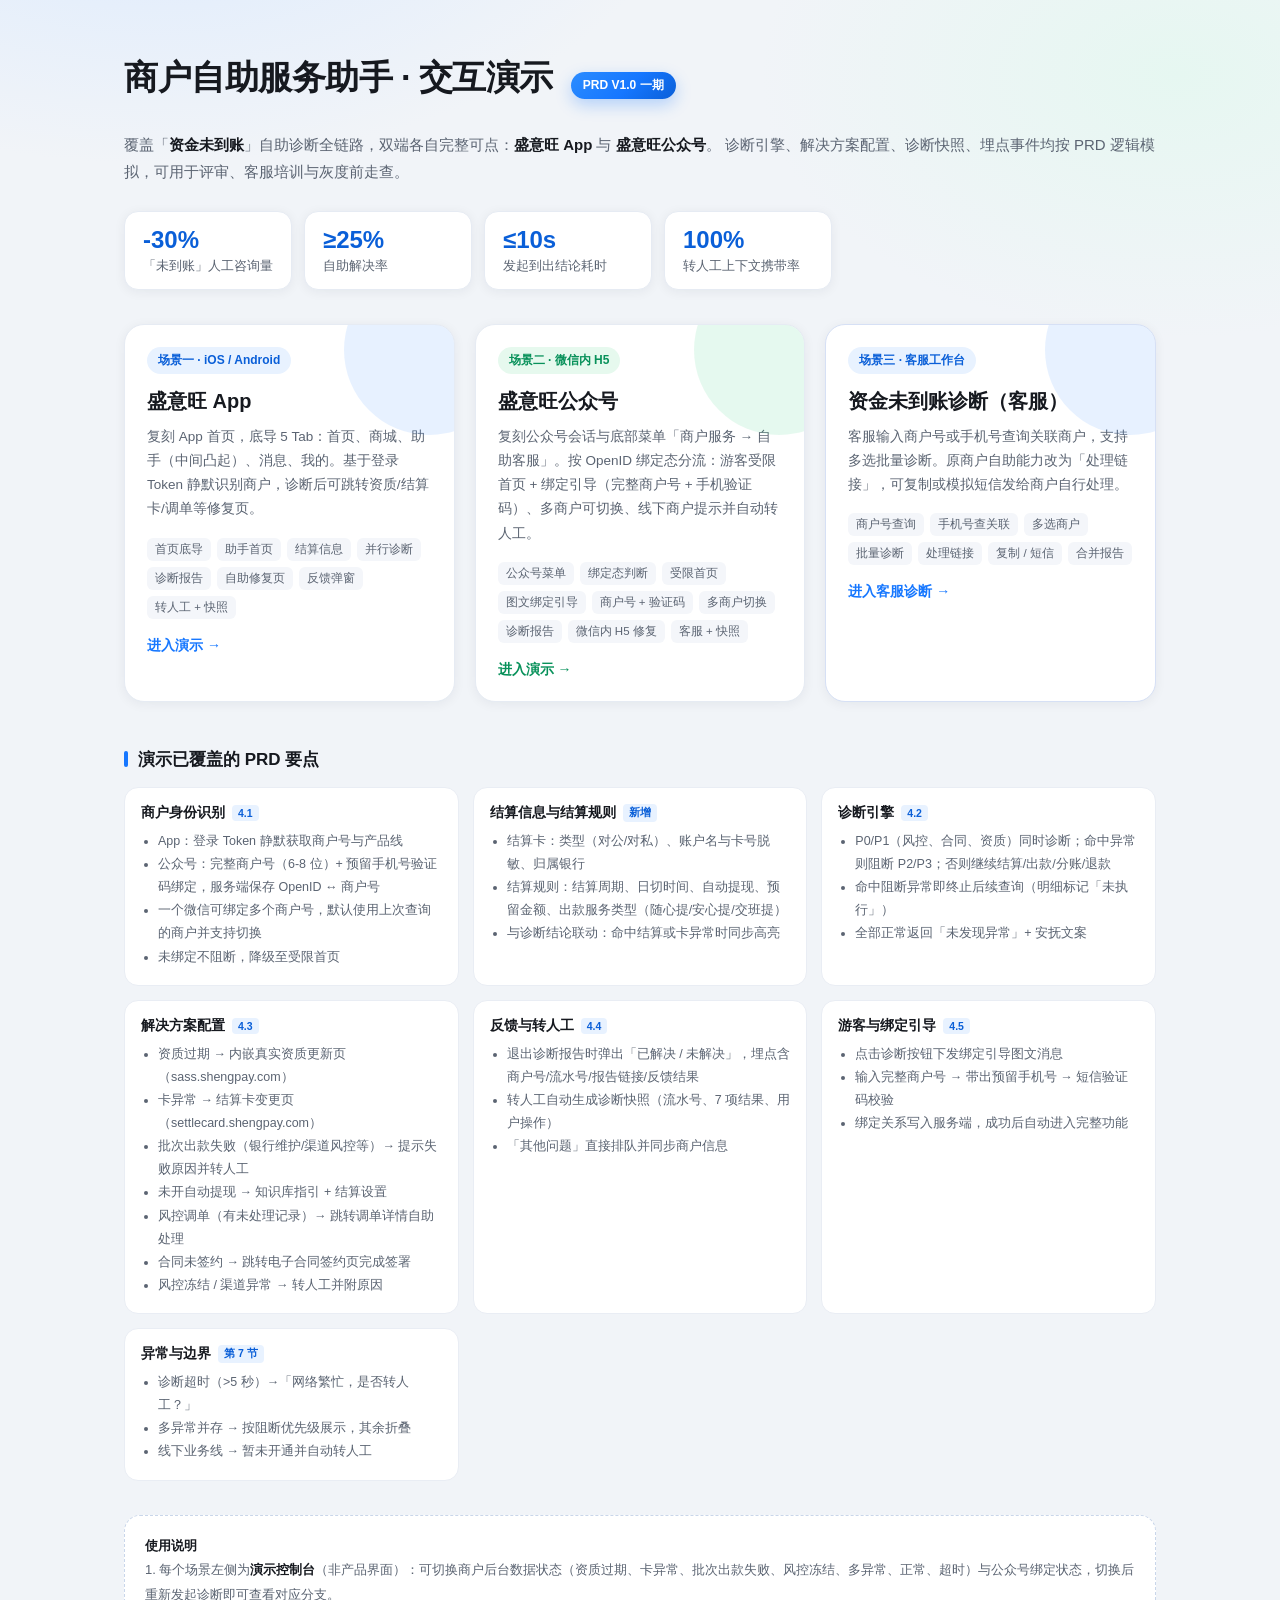
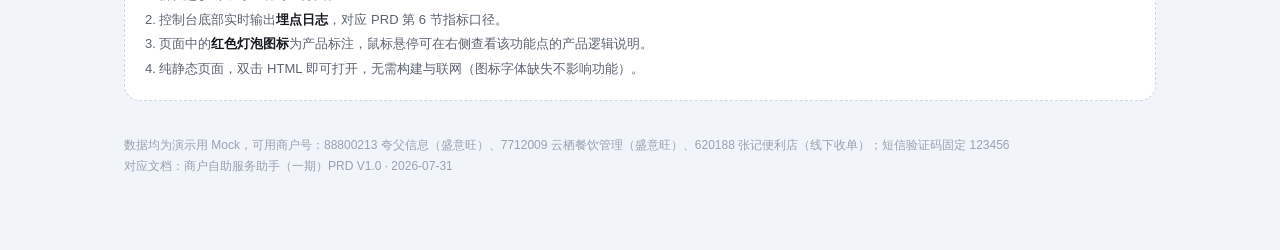
<file: index.html>
<!DOCTYPE html>
<html lang="zh-CN">
<head>
<meta charset="UTF-8">
<meta name="viewport" content="width=device-width, initial-scale=1">
<title>商户自助服务助手（一期）· 交互演示</title>
<link rel="stylesheet" href="assets/css/base.css">
<style>
  .wrap { max-width: 1080px; margin: 0 auto; padding: 56px 24px 72px; }

  .hero { display: flex; align-items: flex-end; gap: 18px; flex-wrap: wrap; }
  .hero h1 { font-size: 34px; margin: 0; letter-spacing: -0.5px; line-height: 1.25; }
  .hero .ver {
    font-size: 12px; font-weight: 700; color: #fff;
    background: var(--brand-grad); border-radius: 999px; padding: 5px 12px;
    box-shadow: 0 6px 16px rgba(22, 119, 255, 0.28);
  }
  .hero p { flex: 1 1 100%; margin: 14px 0 0; color: var(--text-2); font-size: 15px; line-height: 1.8; }
  .hero p b { color: var(--text-1); }

  .kpis { display: flex; gap: 12px; flex-wrap: wrap; margin: 26px 0 34px; }
  .kpi {
    background: #fff; border: 1px solid #e6ebf3; border-radius: 14px;
    padding: 14px 18px; box-shadow: var(--shadow-card); min-width: 168px;
  }
  .kpi .k-num { font-size: 24px; font-weight: 800; font-family: var(--font-num); color: var(--brand-strong); }
  .kpi .k-txt { font-size: 12.5px; color: var(--text-2); margin-top: 4px; }

  .scenes { display: grid; grid-template-columns: repeat(auto-fit, minmax(300px, 1fr)); gap: 20px; }

  .scene {
    display: block; text-decoration: none; color: inherit;
    background: #fff; border: 1px solid #e6ebf3; border-radius: 20px;
    padding: 22px; box-shadow: var(--shadow-card);
    transition: transform 0.2s, box-shadow 0.2s, border-color 0.2s;
    position: relative; overflow: hidden;
  }
  .scene:hover { transform: translateY(-4px); box-shadow: 0 18px 40px rgba(16, 40, 90, 0.13); border-color: #bcd6ff; }
  .scene::after {
    content: ""; position: absolute; right: -60px; top: -60px;
    width: 170px; height: 170px; border-radius: 50%; opacity: 0.1;
  }
  .scene.app::after { background: var(--brand); }
  .scene.wx::after { background: #07c160; }

  .scene .s-badge {
    display: inline-flex; align-items: center; gap: 6px;
    font-size: 12px; font-weight: 700; border-radius: 999px; padding: 5px 11px; margin-bottom: 14px;
  }
  .scene.app .s-badge { background: var(--brand-soft); color: var(--brand-strong); }
  .scene.wx .s-badge { background: #e6f9ee; color: #08915a; }

  .scene h2 { font-size: 20px; margin: 0 0 10px; }
  .scene .s-desc { font-size: 13.5px; color: var(--text-2); line-height: 1.8; margin-bottom: 16px; }

  .flow { display: flex; flex-wrap: wrap; gap: 6px; margin-bottom: 18px; }
  .flow span {
    font-size: 11.5px; background: #f4f6fa; color: var(--text-2);
    border-radius: 6px; padding: 4px 8px;
  }

  .scene .enter { font-size: 14px; font-weight: 700; color: var(--brand); display: flex; align-items: center; gap: 6px; }
  .scene.wx .enter { color: #08915a; }

  h3.sec { font-size: 17px; margin: 46px 0 16px; display: flex; align-items: center; gap: 10px; }
  h3.sec::before { content: ""; width: 4px; height: 16px; border-radius: 2px; background: var(--brand); }

  .grid { display: grid; grid-template-columns: repeat(auto-fit, minmax(250px, 1fr)); gap: 14px; }
  .item {
    background: #fff; border: 1px solid #e9edf4; border-radius: 14px; padding: 16px;
  }
  .item h4 { font-size: 14px; margin: 0 0 8px; display: flex; align-items: center; gap: 7px; }
  .item h4 em {
    font-style: normal; font-size: 10.5px; font-weight: 700; color: var(--brand-strong);
    background: var(--brand-soft); border-radius: 4px; padding: 2px 6px;
  }
  .item ul { margin: 0; padding-left: 17px; font-size: 12.5px; color: var(--text-2); line-height: 1.85; }

  .tips {
    margin-top: 34px; background: #fff; border: 1px dashed #c9d6ea; border-radius: 16px;
    padding: 18px 20px; font-size: 13px; color: var(--text-2); line-height: 1.9;
  }
  .tips b { color: var(--text-1); }
  .foot { margin-top: 34px; font-size: 12px; color: var(--text-3); line-height: 1.8; }
</style>
</head>
<body>
<div class="wrap">
  <header class="hero">
    <h1>商户自助服务助手 · 交互演示</h1>
    <span class="ver">PRD V1.0 一期</span>
    <p>覆盖「<b>资金未到账</b>」自助诊断全链路，双端各自完整可点：<b>盛意旺 App</b> 与 <b>盛意旺公众号</b>。
      诊断引擎、解决方案配置、诊断快照、埋点事件均按 PRD 逻辑模拟，可用于评审、客服培训与灰度前走查。</p>
  </header>

  <div class="kpis">
    <div class="kpi"><div class="k-num">-30%</div><div class="k-txt">「未到账」人工咨询量</div></div>
    <div class="kpi"><div class="k-num">≥25%</div><div class="k-txt">自助解决率</div></div>
    <div class="kpi"><div class="k-num">≤10s</div><div class="k-txt">发起到出结论耗时</div></div>
    <div class="kpi"><div class="k-num">100%</div><div class="k-txt">转人工上下文携带率</div></div>
  </div>

  <div class="scenes">
    <a class="scene app" href="app.html">
      <span class="s-badge">场景一 · iOS / Android</span>
      <h2>盛意旺 App</h2>
      <div class="s-desc">复刻 App 首页，底导 5 Tab：首页、商城、助手（中间凸起）、消息、我的。基于登录 Token 静默识别商户，诊断后可跳转资质/结算卡/调单等修复页。</div>
      <div class="flow">
        <span>首页底导</span><span>助手首页</span><span>结算信息</span><span>并行诊断</span><span>诊断报告</span>
        <span>自助修复页</span><span>反馈弹窗</span><span>转人工 + 快照</span>
      </div>
      <div class="enter">进入演示 →</div>
    </a>

    <a class="scene wx" href="wechat.html">
      <span class="s-badge">场景二 · 微信内 H5</span>
      <h2>盛意旺公众号</h2>
      <div class="s-desc">复刻公众号会话与底部菜单「商户服务 → 自助客服」。按 OpenID 绑定态分流：游客受限首页 + 绑定引导（完整商户号 + 手机验证码）、多商户可切换、线下商户提示并自动转人工。</div>
      <div class="flow">
        <span>公众号菜单</span><span>绑定态判断</span><span>受限首页</span><span>图文绑定引导</span>
        <span>商户号 + 验证码</span><span>多商户切换</span><span>诊断报告</span><span>微信内 H5 修复</span><span>客服 + 快照</span>
      </div>
      <div class="enter">进入演示 →</div>
    </a>

    <a class="scene app" href="cs-diagnose.html" style="border-color:#d6e0f5">
      <span class="s-badge">场景三 · 客服工作台</span>
      <h2>资金未到账诊断（客服）</h2>
      <div class="s-desc">客服输入商户号或手机号查询关联商户，支持多选批量诊断。原商户自助能力改为「处理链接」，可复制或模拟短信发给商户自行处理。</div>
      <div class="flow">
        <span>商户号查询</span><span>手机号查关联</span><span>多选商户</span><span>批量诊断</span>
        <span>处理链接</span><span>复制 / 短信</span><span>合并报告</span>
      </div>
      <div class="enter">进入客服诊断 →</div>
    </a>
  </div>

  <h3 class="sec">演示已覆盖的 PRD 要点</h3>
  <div class="grid">
    <div class="item">
      <h4>商户身份识别 <em>4.1</em></h4>
      <ul>
        <li>App：登录 Token 静默获取商户号与产品线</li>
        <li>公众号：完整商户号（6-8 位）+ 预留手机号验证码绑定，服务端保存 OpenID ↔ 商户号</li>
        <li>一个微信可绑定多个商户号，默认使用上次查询的商户并支持切换</li>
        <li>未绑定不阻断，降级至受限首页</li>
      </ul>
    </div>
    <div class="item">
      <h4>结算信息与结算规则 <em>新增</em></h4>
      <ul>
        <li>结算卡：类型（对公/对私）、账户名与卡号脱敏、归属银行</li>
        <li>结算规则：结算周期、日切时间、自动提现、预留金额、出款服务类型（随心提/安心提/交班提）</li>
        <li>与诊断结论联动：命中结算或卡异常时同步高亮</li>
      </ul>
    </div>
    <div class="item">
      <h4>诊断引擎 <em>4.2</em></h4>
      <ul>
        <li>P0/P1（风控、合同、资质）同时诊断；命中异常则阻断 P2/P3；否则继续结算/出款/分账/退款</li>
        <li>命中阻断异常即终止后续查询（明细标记「未执行」）</li>
        <li>全部正常返回「未发现异常」+ 安抚文案</li>
      </ul>
    </div>
    <div class="item">
      <h4>解决方案配置 <em>4.3</em></h4>
      <ul>
        <li>资质过期 → 内嵌真实资质更新页（sass.shengpay.com）</li>
        <li>卡异常 → 结算卡变更页（settlecard.shengpay.com）</li>
        <li>批次出款失败（银行维护/渠道风控等）→ 提示失败原因并转人工</li>
        <li>未开自动提现 → 知识库指引 + 结算设置</li>
        <li>风控调单（有未处理记录）→ 跳转调单详情自助处理</li>
        <li>合同未签约 → 跳转电子合同签约页完成签署</li>
        <li>风控冻结 / 渠道异常 → 转人工并附原因</li>
      </ul>
    </div>
    <div class="item">
      <h4>反馈与转人工 <em>4.4</em></h4>
      <ul>
        <li>退出诊断报告时弹出「已解决 / 未解决」，埋点含商户号/流水号/报告链接/反馈结果</li>
        <li>转人工自动生成诊断快照（流水号、7 项结果、用户操作）</li>
        <li>「其他问题」直接排队并同步商户信息</li>
      </ul>
    </div>
    <div class="item">
      <h4>游客与绑定引导 <em>4.5</em></h4>
      <ul>
        <li>点击诊断按钮下发绑定引导图文消息</li>
        <li>输入完整商户号 → 带出预留手机号 → 短信验证码校验</li>
        <li>绑定关系写入服务端，成功后自动进入完整功能</li>
      </ul>
    </div>
    <div class="item">
      <h4>异常与边界 <em>第 7 节</em></h4>
      <ul>
        <li>诊断超时（&gt;5 秒）→「网络繁忙，是否转人工？」</li>
        <li>多异常并存 → 按阻断优先级展示，其余折叠</li>
        <li>线下业务线 → 暂未开通并自动转人工</li>
      </ul>
    </div>
  </div>

  <div class="tips">
    <b>使用说明</b><br>
    1. 每个场景左侧为<b>演示控制台</b>（非产品界面）：可切换商户后台数据状态（资质过期、卡异常、批次出款失败、风控冻结、多异常、正常、超时）与公众号绑定状态，切换后重新发起诊断即可查看对应分支。<br>
    2. 控制台底部实时输出<b>埋点日志</b>，对应 PRD 第 6 节指标口径。<br>
    3. 页面中的<b>红色灯泡图标</b>为产品标注，鼠标悬停可在右侧查看该功能点的产品逻辑说明。<br>
    4. 纯静态页面，双击 HTML 即可打开，无需构建与联网（图标字体缺失不影响功能）。
  </div>

  <div class="foot">
    数据均为演示用 Mock，可用商户号：88800213 夸父信息（盛意旺）、7712009 云栖餐饮管理（盛意旺）、620188 张记便利店（线下收单）；短信验证码固定 123456<br>
    对应文档：商户自助服务助手（一期）PRD V1.0 · 2026-07-31
  </div>
</div>
</body>
</html>
</file>
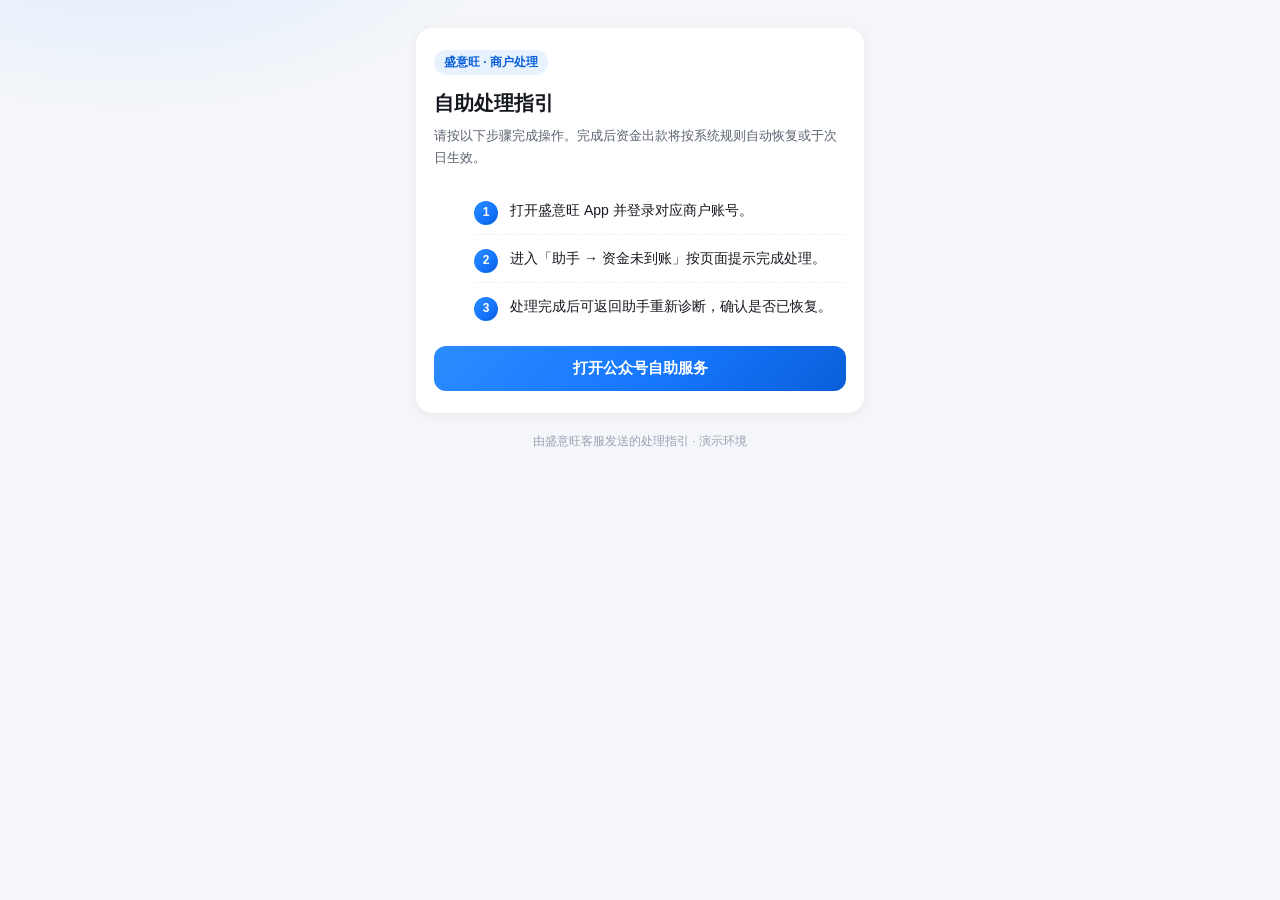
<file: action.html>
<!DOCTYPE html>
<html lang="zh-CN">
<head>
  <meta charset="UTF-8">
  <meta name="viewport" content="width=device-width, initial-scale=1.0, maximum-scale=1.0">
  <title>商户自助处理 · 盛意旺</title>
  <link rel="stylesheet" href="assets/css/base.css?v=abn1">
  <style>
    body {
      margin: 0;
      min-height: 100vh;
      background:
        radial-gradient(700px 360px at 10% -10%, #dbeafe 0%, transparent 55%),
        #f4f6f9;
      font-family: var(--font);
      color: var(--text-1);
    }
    .wrap { max-width: 480px; margin: 0 auto; padding: 28px 16px 48px; }
    .card {
      background: #fff;
      border-radius: 16px;
      box-shadow: var(--shadow-card);
      padding: 22px 18px;
    }
    .brand {
      font-size: 12px;
      font-weight: 700;
      color: var(--brand-strong);
      background: var(--brand-soft);
      display: inline-block;
      padding: 4px 10px;
      border-radius: 999px;
      margin-bottom: 14px;
    }
    h1 { font-size: 20px; margin: 0 0 8px; line-height: 1.4; }
    .sub { font-size: 13px; color: var(--text-2); line-height: 1.7; margin: 0 0 18px; }
    .steps { counter-reset: s; }
    .steps li {
      list-style: none;
      position: relative;
      padding: 12px 0 12px 36px;
      border-bottom: 1px dashed var(--line);
      font-size: 14px;
      line-height: 1.65;
    }
    .steps li:last-child { border-bottom: 0; }
    .steps li::before {
      counter-increment: s;
      content: counter(s);
      position: absolute;
      left: 0; top: 14px;
      width: 24px; height: 24px;
      border-radius: 50%;
      background: var(--brand-grad);
      color: #fff;
      font-size: 12px;
      font-weight: 700;
      display: grid;
      place-items: center;
    }
    .foot {
      margin-top: 18px;
      font-size: 12px;
      color: var(--text-3);
      line-height: 1.7;
      text-align: center;
    }
    .mch {
      font-size: 12.5px;
      background: #f7f9fc;
      border-radius: 10px;
      padding: 10px 12px;
      margin-bottom: 14px;
      color: var(--text-2);
    }
    .btn {
      display: block;
      width: 100%;
      margin-top: 16px;
      text-align: center;
      text-decoration: none;
      background: var(--brand-grad);
      color: #fff;
      border-radius: 12px;
      padding: 13px;
      font-size: 15px;
      font-weight: 700;
    }
  </style>
</head>
<body>
  <div class="wrap">
    <div class="card" id="card"></div>
    <div class="foot">由盛意旺客服发送的处理指引 · 演示环境</div>
  </div>

  <script src="assets/js/mock.js?v=cs1"></script>
  <script>
    (function () {
      var q = new URLSearchParams(location.search);
      var page = q.get('page') || 'guide';
      var key = q.get('key') || '';
      var mchId = q.get('mchId') || '';
      var title = q.get('title') || '自助处理指引';
      var m = mchId ? MSS.findByMchId(mchId) : null;
      var sol = MSS.SOLUTIONS[page] || MSS.SOLUTIONS[key] || null;

      var steps = (sol && sol.guide) || [
        '打开盛意旺 App 并登录对应商户账号。',
        '进入「助手 → 资金未到账」按页面提示完成处理。',
        '处理完成后可返回助手重新诊断，确认是否已恢复。'
      ];

      if (sol && sol.url) {
        location.replace(sol.url);
        return;
      }

      if (page === 'settle_settings' || page === 'settlement' || key === 'settlement') {
        location.replace('mp-settle-settings.html?mchId=' + encodeURIComponent(mchId || '') + '&from=action');
        return;
      }

      document.getElementById('card').innerHTML =
        '<div class="brand">盛意旺 · 商户处理</div>' +
        '<h1>' + title + '</h1>' +
        '<p class="sub">请按以下步骤完成操作。完成后资金出款将按系统规则自动恢复或于次日生效。</p>' +
        (m ? '<div class="mch">当前商户：' + m.name + '（商户号 ' + m.mchId + '）</div>' : '') +
        '<ol class="steps">' + steps.map(function (s) { return '<li>' + s + '</li>'; }).join('') + '</ol>' +
        '<a class="btn" href="wechat.html">打开公众号自助服务</a>';
    })();
  </script>
</body>
</html>
</file>
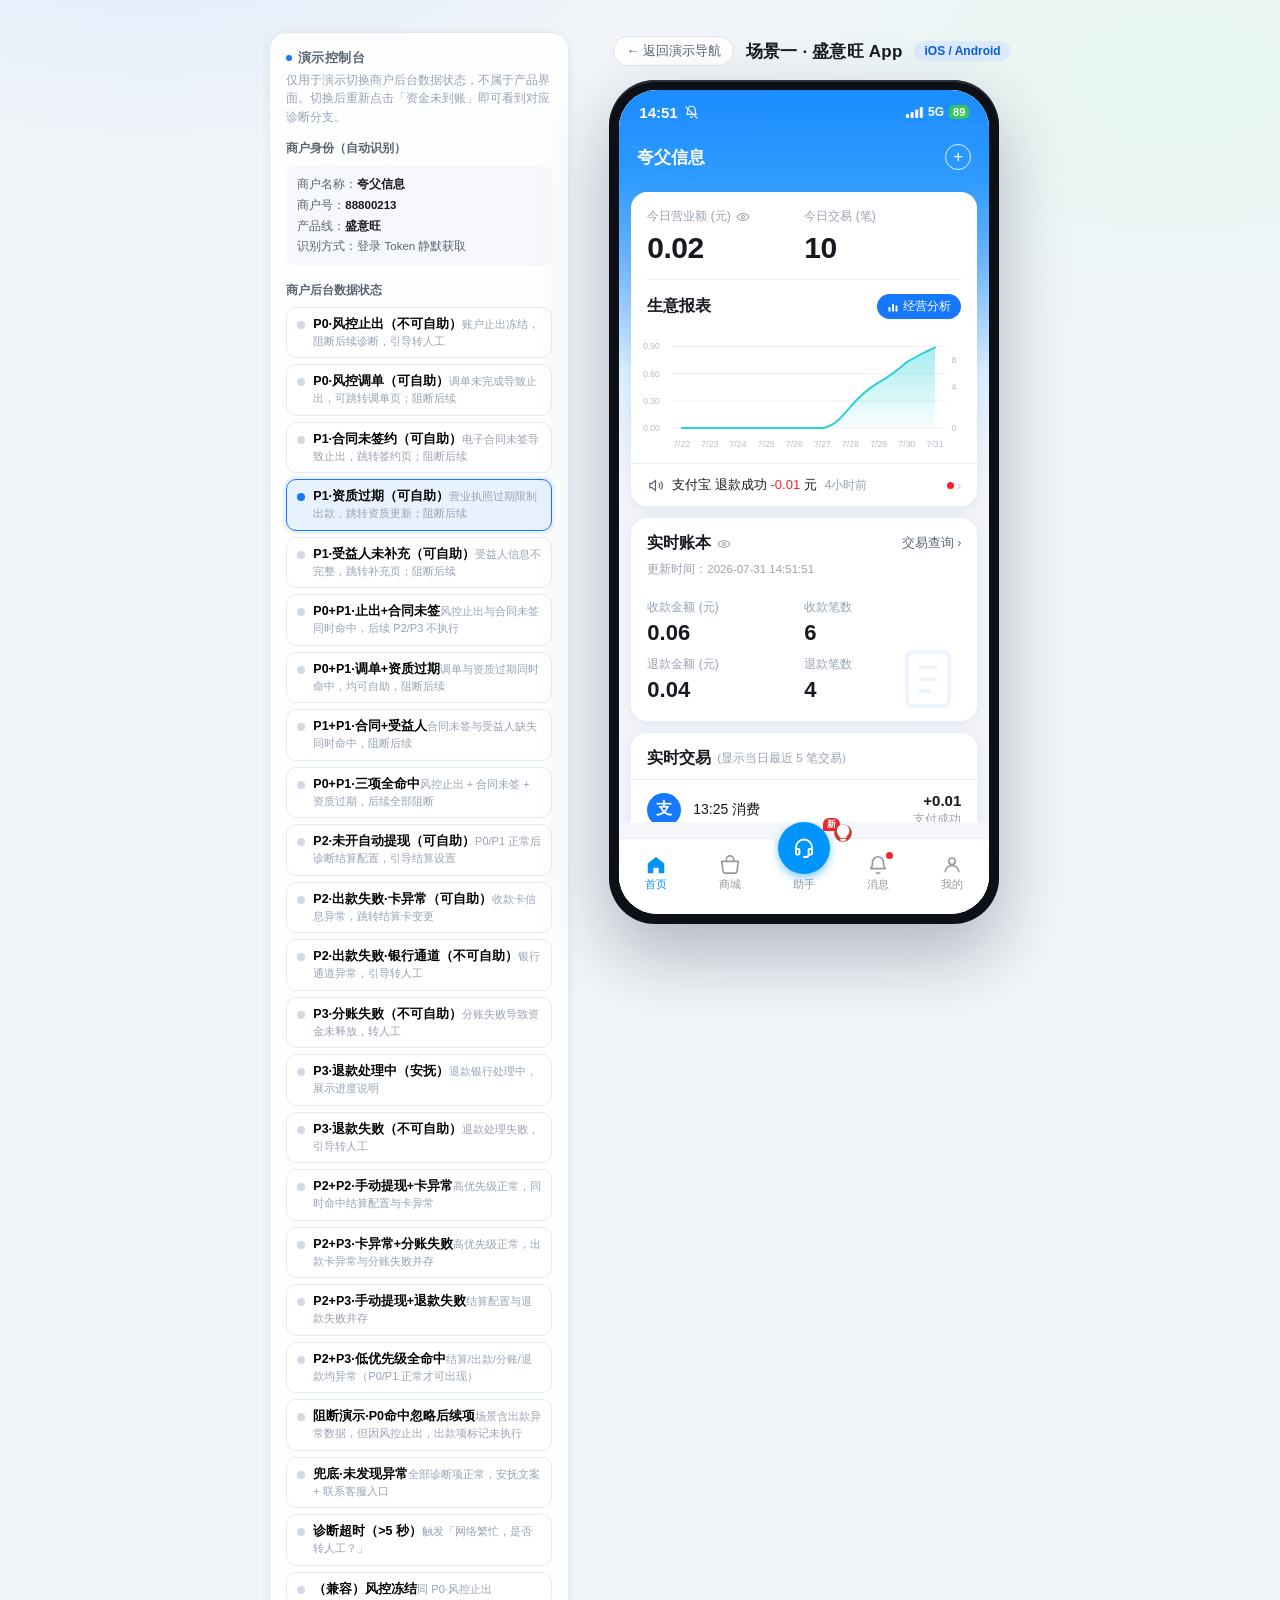
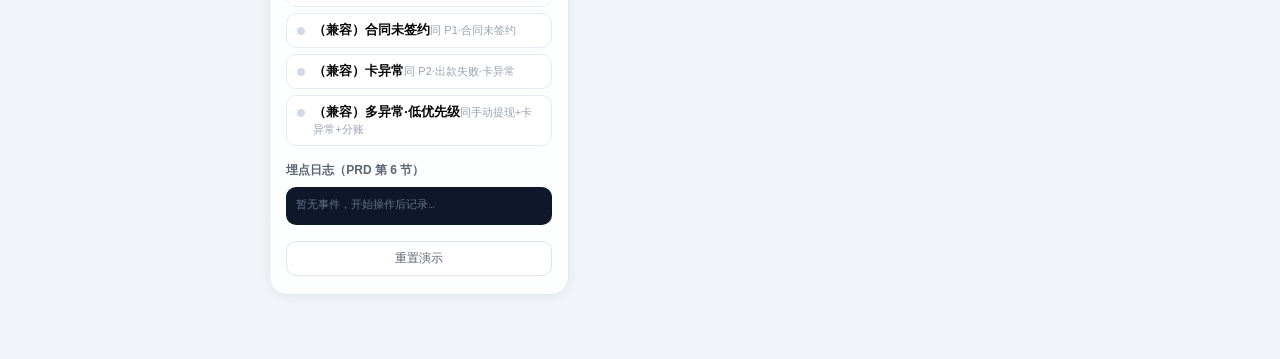
<file: app.html>
<!DOCTYPE html>
<html lang="zh-CN">
<head>
<meta charset="UTF-8">
<meta name="viewport" content="width=device-width, initial-scale=1, viewport-fit=cover">
<title>盛意旺 App · 自助服务助手（演示）</title>
<link rel="stylesheet" href="https://cdn.jsdelivr.net/npm/bootstrap-icons@1.11.3/font/bootstrap-icons.min.css">
<link rel="stylesheet" href="assets/css/base.css?v=card1">
<link rel="stylesheet" href="assets/css/app.css?v=settle3">
  <link rel="stylesheet" href="assets/annotation/product-annotation.css">
</head>
<body>

<div class="stage">
  <!-- ==================== 演示控制台（非产品界面） ==================== -->
  <aside class="console">
    <div class="console-title">演示控制台</div>
    <p class="console-note">仅用于演示切换商户后台数据状态，不属于产品界面。切换后重新点击「资金未到账」即可看到对应诊断分支。</p>

    <div class="console-group">
      <h4>商户身份（自动识别）</h4>
      <div class="console-merchant" id="consoleMerchant"></div>
    </div>

    <div class="console-group">
      <h4>商户后台数据状态</h4>
      <div class="scenario-list" id="scenarioList"></div>
    </div>

    <div class="console-group">
      <h4>埋点日志（PRD 第 6 节）</h4>
      <div class="track-log" id="trackLog"><div class="empty">暂无事件，开始操作后记录…</div></div>
    </div>

    <button class="console-reset" id="btnReset">重置演示</button>
  </aside>

  <!-- ==================== 手机演示区 ==================== -->
  <main class="stage-main">
    <div class="stage-head">
      <a class="back" href="index.html">← 返回演示导航</a>
      <h1>场景一 · 盛意旺 App</h1>
      <span class="tag">iOS / Android</span>
    </div>

    <div class="phone">
      <div class="phone-screen" id="screen">

        <!-- ---------------- App 首页 ---------------- -->
        <section class="view is-active" data-view="home">
          <div class="app-top">
            <div data-statusbar="blue"></div>
            <div class="app-title-row">夸父信息<button class="plus">+</button></div>
          </div>

          <div class="view-body app-home">
            <!-- 营业额 + 生意报表 -->
            <div class="app-card">
              <div class="metric-row">
                <div class="metric">
                  <div class="m-label">今日营业额 (元)
                    <svg width="14" height="14" viewBox="0 0 24 24" fill="none" stroke="currentColor" stroke-width="1.8"><path d="M2 12s3.6-6 10-6 10 6 10 6-3.6 6-10 6-10-6-10-6z"/><circle cx="12" cy="12" r="2.6"/></svg>
                  </div>
                  <div class="m-num">0.02</div>
                </div>
                <div class="metric">
                  <div class="m-label">今日交易 (笔)</div>
                  <div class="m-num">10</div>
                </div>
              </div>

              <div class="card-divider"></div>

              <div class="report-head">
                <h3>生意报表</h3>
                <button class="analysis">
                  <svg width="12" height="12" viewBox="0 0 24 24" fill="currentColor"><rect x="3" y="12" width="4" height="9" rx="1"/><rect x="10" y="6" width="4" height="15" rx="1"/><rect x="17" y="9" width="4" height="12" rx="1"/></svg>
                  经营分析
                </button>
              </div>

              <div class="chart-wrap">
                <svg viewBox="0 0 340 132" role="img" aria-label="近十日营业额趋势">
                  <defs>
                    <linearGradient id="areaFill" x1="0" y1="0" x2="0" y2="1">
                      <stop offset="0%" stop-color="#2ad0d6" stop-opacity="0.42"/>
                      <stop offset="100%" stop-color="#2ad0d6" stop-opacity="0.02"/>
                    </linearGradient>
                  </defs>
                  <g font-size="9" fill="#b6bdc9">
                    <text x="4" y="21">0.90</text><text x="4" y="49">0.60</text>
                    <text x="4" y="77">0.30</text><text x="4" y="105">0.00</text>
                    <text x="322" y="35">8</text><text x="322" y="63">4</text><text x="322" y="105">0</text>
                  </g>
                  <g stroke="#eef1f5" stroke-width="1">
                    <line x1="34" y1="18" x2="316" y2="18"/><line x1="34" y1="46" x2="316" y2="46"/>
                    <line x1="34" y1="74" x2="316" y2="74"/><line x1="34" y1="102" x2="316" y2="102"/>
                  </g>
                  <path d="M44,102 L189,102 C200,101 208,92 218,80 C228,68 237,61 247,55 C260,48 268,41 276,34 C288,27 296,23 305,19 L305,102 Z" fill="url(#areaFill)"/>
                  <path d="M44,102 L189,102 C200,101 208,92 218,80 C228,68 237,61 247,55 C260,48 268,41 276,34 C288,27 296,23 305,19"
                        fill="none" stroke="#2ad0d6" stroke-width="2" stroke-linecap="round"/>
                  <g font-size="9" fill="#b6bdc9" text-anchor="middle">
                    <text x="44" y="122">7/22</text><text x="73" y="122">7/23</text><text x="102" y="122">7/24</text>
                    <text x="131" y="122">7/25</text><text x="160" y="122">7/26</text><text x="189" y="122">7/27</text>
                    <text x="218" y="122">7/28</text><text x="247" y="122">7/29</text><text x="276" y="122">7/30</text>
                    <text x="305" y="122">7/31</text>
                  </g>
                </svg>
              </div>

              <div class="broadcast">
                <svg width="17" height="17" viewBox="0 0 24 24" fill="none" stroke="#5b6472" stroke-width="1.7" stroke-linecap="round"><path d="M4 9v6h3l5 4V5L7 9H4z"/><path d="M17 9.5a3.5 3.5 0 0 1 0 5"/><path d="M19.5 7a6.5 6.5 0 0 1 0 10"/></svg>
                <span>支付宝 退款成功 <span class="bc-red">-0.01</span> 元</span>
                <span class="bc-time">4小时前</span>
                <span class="bc-arrow"><span class="bc-dot"></span>›</span>
              </div>
            </div>

            <!-- 实时账本 -->
            <div class="app-card">
              <div class="card-head">
                <h3>实时账本
                  <svg width="14" height="14" viewBox="0 0 24 24" fill="none" stroke="#98a2b3" stroke-width="1.8"><path d="M2 12s3.6-6 10-6 10 6 10 6-3.6 6-10 6-10-6-10-6z"/><circle cx="12" cy="12" r="2.6"/></svg>
                </h3>
                <span class="link">交易查询 ›</span>
              </div>
              <div class="update-time">更新时间：2026-07-31 14:51:51</div>
              <div class="ledger-grid">
                <div class="lg-item"><div class="lg-label">收款金额 (元)</div><div class="lg-num">0.06</div></div>
                <div class="lg-item"><div class="lg-label">收款笔数</div><div class="lg-num">6</div></div>
                <div class="lg-item"><div class="lg-label">退款金额 (元)</div><div class="lg-num">0.04</div></div>
                <div class="lg-item"><div class="lg-label">退款笔数</div><div class="lg-num">4</div></div>
              </div>
              <svg class="ledger-mark" width="72" height="72" viewBox="0 0 24 24" fill="none" stroke="#dbeafe" stroke-width="1.4"><rect x="4" y="3" width="14" height="18" rx="2"/><path d="M8 8h6M8 12h6M8 16h4"/></svg>
            </div>

            <!-- 实时交易 -->
            <div class="app-card">
              <div class="card-head"><h3>实时交易 <span class="sub">(显示当日最近 5 笔交易)</span></h3></div>
              <div style="height:6px"></div>
              <div class="trade-row"><span class="t-icon ali">支</span><span class="t-main">13:25 消费</span>
                <span class="t-right"><div class="t-amt">+0.01</div><div class="t-state">支付成功</div></span></div>
              <div class="trade-row"><span class="t-icon ali">支</span><span class="t-main">13:10 消费</span>
                <span class="t-right"><div class="t-amt">+0.01</div><div class="t-state">支付成功</div></span></div>
              <div class="trade-row"><span class="t-icon ali">支</span><span class="t-main">11:24 退款</span>
                <span class="t-right"><div class="t-amt minus">-0.01</div><div class="t-state">退款成功</div></span></div>
              <div class="trade-row"><span class="t-icon wx">微</span><span class="t-main">11:20 消费</span>
                <span class="t-right"><div class="t-amt">+0.01</div><div class="t-state">支付成功</div></span></div>
              <div class="trade-row"><span class="t-icon ali">支</span><span class="t-main">10:58 退款</span>
                <span class="t-right"><div class="t-amt minus">-0.01</div><div class="t-state">退款成功</div></span></div>
            </div>
          </div>

          <nav class="tabbar" data-tabbar>
            <div class="tabbar-surface" aria-hidden="true"></div>
            <div class="tabbar-row">
              <button class="tab is-on" data-tab="home" type="button">
                <i class="tab-ico" aria-hidden="true">
                  <svg width="22" height="22" viewBox="0 0 24 24" fill="currentColor"><path d="M12 3.2 3 10.4V21h6v-6h6v6h6V10.4z"/></svg>
                </i>
                <span class="tab-txt">首页</span>
              </button>
              <button class="tab" data-tab="shop" type="button">
                <i class="tab-ico" aria-hidden="true">
                  <svg width="22" height="22" viewBox="0 0 24 24" fill="none" stroke="currentColor" stroke-width="1.8"><path d="M3 8h18l-1.4 11a2 2 0 0 1-2 1.8H6.4a2 2 0 0 1-2-1.8z"/><path d="M8 8V6a4 4 0 0 1 8 0v2"/></svg>
                </i>
                <span class="tab-txt">商城</span>
              </button>
              <button class="tab tab-raised" data-tab="assistant" type="button">
                <i class="raised-btn" aria-hidden="true">
                  <em class="t-badge">新</em>
                  <svg width="24" height="24" viewBox="0 0 24 24" fill="none" stroke="#ffffff" stroke-width="1.9" stroke-linecap="round"><path d="M4 13v-1.5a8 8 0 0 1 16 0V13"/><path d="M4 13h2.4a1 1 0 0 1 1 1v3.6a1 1 0 0 1-1 1H5.2A1.2 1.2 0 0 1 4 17.4zM20 13h-2.4a1 1 0 0 0-1 1v3.6a1 1 0 0 0 1 1h1.2a1.2 1.2 0 0 0 1.2-1.2z"/><path d="M12 21h2.5a2 2 0 0 0 2-2"/></svg>
                </i>
                <span class="tab-txt">助手</span>
              </button>
              <button class="tab" data-tab="msg" type="button">
                <i class="tab-ico" aria-hidden="true">
                  <em class="t-dot"></em>
                  <svg width="22" height="22" viewBox="0 0 24 24" fill="none" stroke="currentColor" stroke-width="1.8"><path d="M18 9A6 6 0 0 0 6 9c0 6-2.5 7-2.5 7h17S18 15 18 9z"/><path d="M10 20a2.4 2.4 0 0 0 4 0"/></svg>
                </i>
                <span class="tab-txt">消息</span>
              </button>
              <button class="tab" data-tab="me" type="button">
                <i class="tab-ico" aria-hidden="true">
                  <svg width="22" height="22" viewBox="0 0 24 24" fill="none" stroke="currentColor" stroke-width="1.8"><circle cx="12" cy="8" r="3.6"/><path d="M4.5 20a7.5 7.5 0 0 1 15 0"/></svg>
                </i>
                <span class="tab-txt">我的</span>
              </button>
            </div>
            <span class="tabbar-tip">
              <span class="tooltip-icon"><i class="bi bi-lightbulb-fill"></i></span>
              <div class="product-tip"><div class="product-tip-content">底部 5 Tab：首页、商城、助手（中间凸起）、消息、我的。点击凸起「助手」基于登录 Token 静默识别商户，进入自助服务助手。</div></div>
            </span>
          </nav>
        </section>

        <!-- ---------------- 商城 / 消息 / 我的（底导占位页） ---------------- -->
        <section class="view" data-view="shop">
          <div class="asst-nav">
            <div data-statusbar="light"></div>
            <div class="nav-bar">商城</div>
          </div>
          <div class="view-body stub-page">
            <div class="stub-card">
              <div class="stub-ico shop">商</div>
              <h2>商城</h2>
              <p>演示环境底导路由占位页，正式环境展示采购商城首页。</p>
            </div>
          </div>
          <nav class="tabbar" data-tabbar></nav>
        </section>

        <section class="view" data-view="msg">
          <div class="asst-nav">
            <div data-statusbar="light"></div>
            <div class="nav-bar">消息</div>
          </div>
          <div class="view-body stub-page">
            <div class="stub-card">
              <div class="stub-ico msg">讯</div>
              <h2>消息</h2>
              <p>演示环境底导路由占位页，正式环境展示系统通知与会话列表。</p>
            </div>
          </div>
          <nav class="tabbar" data-tabbar></nav>
        </section>

        <section class="view" data-view="me">
          <div class="me-top">
            <div data-statusbar="light"></div>
            <div class="me-nav">我的</div>
          </div>
          <div class="view-body me-body" id="meBody"></div>
          <nav class="tabbar" data-tabbar></nav>
        </section>

        <!-- ---------------- 我的账户 ---------------- -->
        <section class="view" data-view="account">
          <div class="asst-nav">
            <div data-statusbar="light"></div>
            <div class="nav-bar">
              <div class="nav-left"><button data-act="back-me" type="button" aria-label="返回">‹</button></div>
              <span class="nav-title">我的账户</span>
            </div>
          </div>
          <div class="view-body acct-body" id="accountBody"></div>
        </section>

        <!-- ---------------- 结算设置 ---------------- -->
        <section class="view" data-view="settle-settings">
          <div class="asst-nav">
            <div data-statusbar="light"></div>
            <div class="nav-bar">
              <div class="nav-left"><button data-act="back-account" type="button" aria-label="返回">‹</button></div>
              <span class="nav-title">结算设置
                <span class="tooltip-icon"><i class="bi bi-lightbulb-fill"></i></span>
                <div class="product-tip"><div class="product-tip-content">页面顶部展示当前结算卡并可变更；下方可查看结算周期（只读），修改日切时间、自动结算与留存金额。关闭自动结算时可发起自助结算。</div></div>
              </span>
            </div>
          </div>
          <div class="view-body settle-body" id="settleSettingsBody"></div>
        </section>

        <!-- ---------------- 自助结算 ---------------- -->
        <section class="view" data-view="settle-self">
          <div class="asst-nav">
            <div data-statusbar="light"></div>
            <div class="nav-bar">
              <div class="nav-left"><button data-act="back-settle-settings" type="button" aria-label="返回">‹</button></div>
              <span class="nav-title">自助结算</span>
            </div>
          </div>
          <div class="view-body settle-body" id="settleSelfBody"></div>
        </section>

        <!-- ---------------- 结算修改记录 ---------------- -->
        <section class="view" data-view="settle-history">
          <div class="asst-nav">
            <div data-statusbar="light"></div>
            <div class="nav-bar">
              <div class="nav-left"><button data-act="back-settle-settings" type="button" aria-label="返回">‹</button></div>
              <span class="nav-title">修改记录</span>
            </div>
          </div>
          <div class="view-body settle-body" id="settleHistoryBody"></div>
        </section>

        <!-- ---------------- 自助服务助手首页 ---------------- -->
        <section class="view" data-view="asst-home">
          <div class="asst-nav">
            <div data-statusbar="light"></div>
            <div class="nav-bar">
              <div class="nav-left"><button data-act="back-app" type="button" aria-label="返回">‹</button></div>
              <span class="nav-title">自助服务助手
                <span class="tooltip-icon"><i class="bi bi-lightbulb-fill"></i></span>
                <div class="product-tip">
                  <div class="product-tip-content">助手首页顶部展示问候语与商户名称，身份来自登录态自动识别；获取失败时不阻断流程，降级为引导页并可直接转人工。左上角返回可回到 App 上一页。</div>
                </div>
              </span>
              <div class="nav-right"><button data-act="to-agent-direct" type="button" style="color:var(--brand);font-size:13px">人工</button></div>
            </div>
          </div>
          <div class="view-body" data-slot="asst-home"></div>
        </section>

        <!-- ---------------- 结算信息与结算规则 ---------------- -->
        <section class="view" data-view="asst-settle">
          <div class="asst-nav">
            <div data-statusbar="light"></div>
            <div class="nav-bar">
              <div class="nav-left"><button data-act="back-home" type="button" aria-label="返回">‹</button></div>
              <span class="nav-title">结算信息
                <span class="tooltip-icon"><i class="bi bi-lightbulb-fill"></i></span>
                <div class="product-tip"><div class="product-tip-content">展示当前商户的结算卡（类型、账户名与卡号脱敏、归属银行）与结算规则（周期、日切时间、自动提现、预留金额、出款服务类型），是判断「未到账」是否属于规则内的关键依据。</div></div>
              </span>
            </div>
          </div>
          <div class="view-body" data-slot="asst-settle"></div>
        </section>

        <!-- ---------------- 诊断中 ---------------- -->
        <section class="view" data-view="asst-diag">
          <div class="asst-nav">
            <div data-statusbar="light"></div>
            <div class="nav-bar">
              <div class="nav-left"><button data-act="back-home" type="button" aria-label="返回">‹</button></div>
              <span class="nav-title">智能诊断
                <span class="tooltip-icon"><i class="bi bi-lightbulb-fill"></i></span>
                <div class="product-tip">
                  <div class="product-tip-content">诊断引擎先同时查 P0/P1（风控、合同、资质）；命中阻断异常则终止后续；无异常再查 P2/P3（结算配置、出款批次、分账、退款），共 7 项，目标 10 秒内出结果。</div>
                </div>
              </span>
            </div>
          </div>
          <div class="view-body" data-slot="asst-diag"></div>
        </section>

        <!-- ---------------- 诊断结果 ---------------- -->
        <section class="view" data-view="asst-result">
          <div class="asst-nav">
            <div data-statusbar="light"></div>
            <div class="nav-bar">
              <div class="nav-left"><button data-act="back-home" type="button" aria-label="返回">‹</button></div>
              <span class="nav-title">诊断报告
                <span class="tooltip-icon"><i class="bi bi-lightbulb-fill"></i></span>
                <div class="product-tip">
                  <div class="product-tip-content">结果页分三种形态：命中异常且可自助、命中异常不可自助、未发现异常。用户点击返回/稍后查看退出诊断报告时弹出「已解决/未解决」反馈，埋点记录商户号、流水号、报告链接与反馈结果。</div>
                </div>
              </span>
            </div>
          </div>
          <div class="view-body" data-slot="asst-result"></div>
        </section>

        <!-- ---------------- 自助修复功能页（由助手渲染） ---------------- -->
        <section class="view" data-view="asst-page"></section>

        <!-- ---------------- 人工客服 ---------------- -->
        <section class="view agent-view" data-view="asst-agent">
          <div class="asst-nav">
            <div data-statusbar="light"></div>
            <div class="nav-bar">
              <div class="nav-left"><button data-act="back-home" type="button" aria-label="返回">‹</button></div>
              <span class="nav-title">在线客服
                <span class="tooltip-icon"><i class="bi bi-lightbulb-fill"></i></span>
                <div class="product-tip">
                  <div class="product-tip-content">转人工时自动携带诊断快照（商户号、产品线、诊断流水号、7 项排查结果、用户操作与反馈），客服工作台同屏展示，无需商户重复描述。</div>
                </div>
              </span>
            </div>
          </div>
          <div class="view-body" data-slot="asst-agent"></div>
          <div class="chat-input">
            <div class="fake-input">演示环境，暂不支持输入</div>
            <svg width="24" height="24" viewBox="0 0 24 24" fill="none" stroke="#98a2b3" stroke-width="1.8"><circle cx="12" cy="12" r="9"/><path d="M12 8v8M8 12h8"/></svg>
          </div>
        </section>

        <div class="toast"></div>
      </div>
    </div>
  </main>
</div>

<script src="assets/js/annotation.js?v=ro1"></script>
<script src="assets/js/mock.js?v=card1"></script>
<script src="assets/js/assistant.js?v=settle3"></script>
<script src="assets/js/settle-settings.js?v=3"></script>
<script src="assets/js/app.js?v=settle3"></script>
  <script src="assets/annotation/product-annotation.js" defer></script>
</body>
</html>
</file>
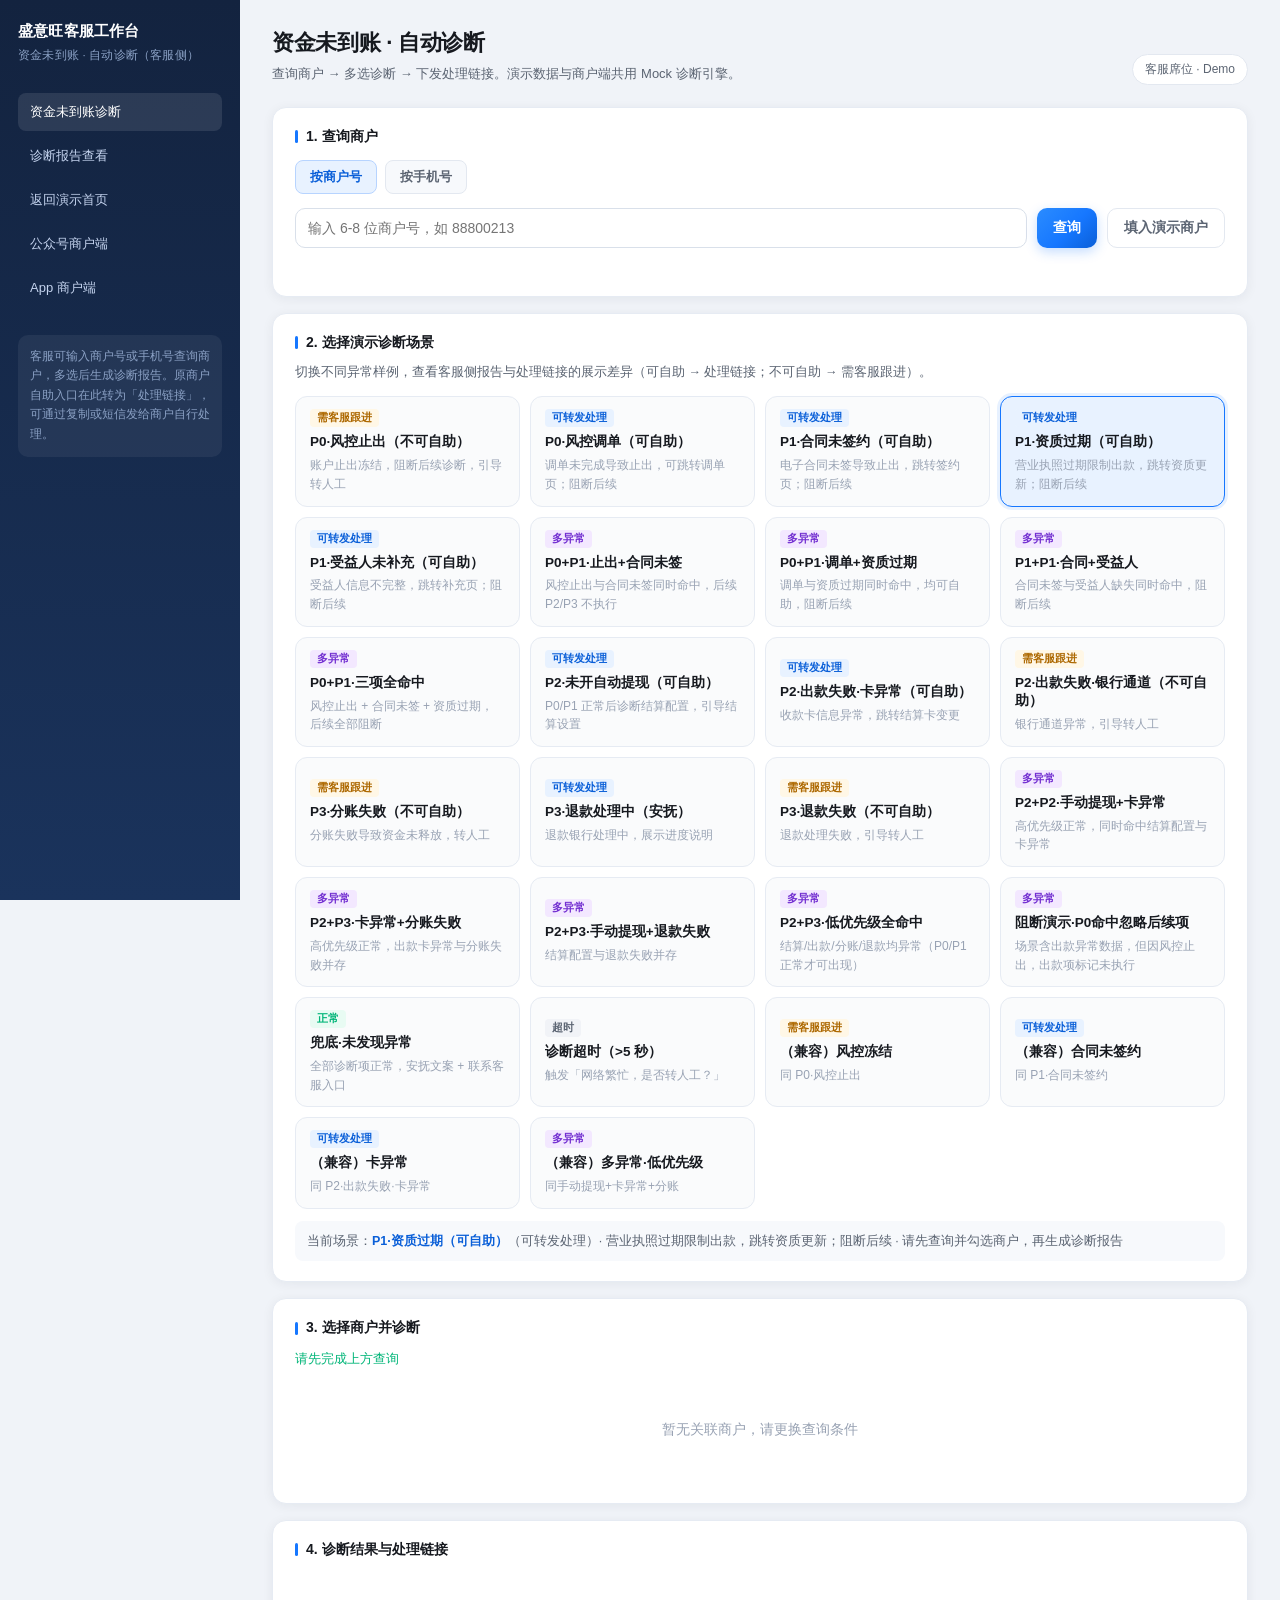
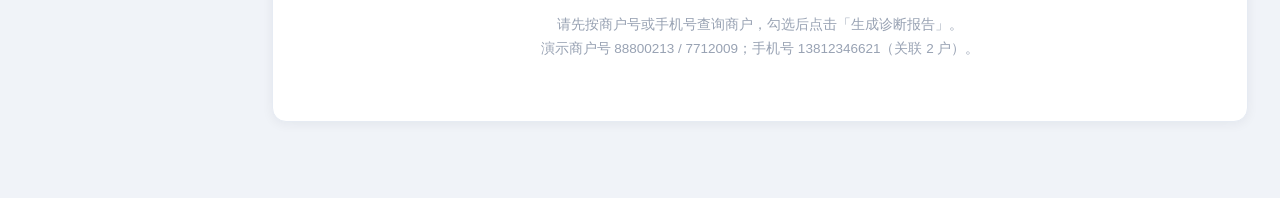
<file: cs-diagnose.html>
<!DOCTYPE html>
<html lang="zh-CN">
<head>
  <meta charset="UTF-8">
  <meta name="viewport" content="width=device-width, initial-scale=1.0">
  <title>客服工作台 · 资金未到账诊断</title>
  <link rel="stylesheet" href="assets/css/base.css?v=abn1">
  <link rel="stylesheet" href="assets/css/cs-diagnose.css?v=3">
</head>
<body class="cs-body">
  <div class="cs-layout">
    <aside class="cs-side">
      <div class="logo">盛意旺客服工作台
        <em>资金未到账 · 自动诊断（客服侧）</em>
      </div>
      <nav class="cs-nav">
        <a class="is-on" href="cs-diagnose.html">资金未到账诊断</a>
        <a href="report.html" target="_blank" rel="noopener">诊断报告查看</a>
        <a href="index.html">返回演示首页</a>
        <a href="wechat.html">公众号商户端</a>
        <a href="app.html">App 商户端</a>
      </nav>
      <div class="hint">
        客服可输入商户号或手机号查询商户，多选后生成诊断报告。原商户自助入口在此转为「处理链接」，可通过复制或短信发给商户自行处理。
      </div>
    </aside>

    <main class="cs-main">
      <header class="cs-head">
        <div>
          <h1>资金未到账 · 自动诊断</h1>
          <p>查询商户 → 多选诊断 → 下发处理链接。演示数据与商户端共用 Mock 诊断引擎。</p>
        </div>
        <span class="agent-tag">客服席位 · Demo</span>
      </header>

      <section class="cs-card">
        <h2>1. 查询商户</h2>
        <div class="cs-tabs">
          <button type="button" class="cs-tab is-on" data-mode="mch">按商户号</button>
          <button type="button" class="cs-tab" data-mode="phone">按手机号</button>
        </div>

        <div id="panelMch">
          <div class="cs-form-row">
            <input id="mchInput" inputmode="numeric" maxlength="8" placeholder="输入 6-8 位商户号，如 88800213">
            <button type="button" class="cs-btn cs-btn-primary" id="btnSearchMch">查询</button>
            <button type="button" class="cs-btn cs-btn-ghost" id="btnDemoMch">填入演示商户</button>
          </div>
        </div>

        <div id="panelPhone" style="display:none">
          <div class="cs-form-row">
            <input id="phoneInput" inputmode="numeric" maxlength="11" placeholder="输入预留手机号，如 13812346621">
            <button type="button" class="cs-btn cs-btn-primary" id="btnSearchPhone">查询关联商户</button>
            <button type="button" class="cs-btn cs-btn-ghost" id="btnDemoPhone">填入演示手机号</button>
          </div>
        </div>
        <div class="cs-err" id="searchErr"></div>
      </section>

      <section class="cs-card">
        <h2>2. 选择演示诊断场景</h2>
        <p class="cs-sc-tip">切换不同异常样例，查看客服侧报告与处理链接的展示差异（可自助 → 处理链接；不可自助 → 需客服跟进）。</p>
        <div class="cs-sc-grid" id="scenarioGrid"></div>
        <div class="cs-sc-current" id="scenarioCurrent"></div>
      </section>

      <section class="cs-card">
        <h2>3. 选择商户并诊断</h2>
        <div class="cs-ok" id="pickHint" style="margin-top:0;margin-bottom:10px">请先完成上方查询</div>
        <div class="cs-pick-list" id="pickList"></div>

        <div class="cs-toolbar" id="diagToolbar" style="display:none">
          <div class="left">
            <button type="button" class="cs-btn cs-btn-ghost cs-btn-sm" id="btnSelectAll">全选</button>
            <button type="button" class="cs-btn cs-btn-ghost cs-btn-sm" id="btnSelectNone">清空</button>
          </div>
          <button type="button" class="cs-btn cs-btn-primary" id="btnDiagnose">生成诊断报告</button>
        </div>
      </section>

      <section class="cs-card">
        <h2>4. 诊断结果与处理链接</h2>
        <div id="resultBox"></div>
        <div class="cs-report-bar" id="reportBar" style="display:none">
          <div class="info" id="reportInfo"></div>
          <div class="acts">
            <button type="button" class="cs-btn cs-btn-ghost cs-btn-sm" id="btnCopyAllLinks">复制全部处理链接</button>
            <button type="button" class="cs-btn cs-btn-ghost cs-btn-sm" id="btnCopyReport">复制报告链接</button>
            <button type="button" class="cs-btn cs-btn-primary cs-btn-sm" id="btnOpenReport">打开完整报告</button>
          </div>
        </div>
      </section>
    </main>
  </div>

  <div class="cs-toast" id="csToast"></div>

  <script src="assets/js/mock.js?v=settle2"></script>
  <script src="assets/js/cs-diagnose.js?v=3"></script>
</body>
</html>
</file>
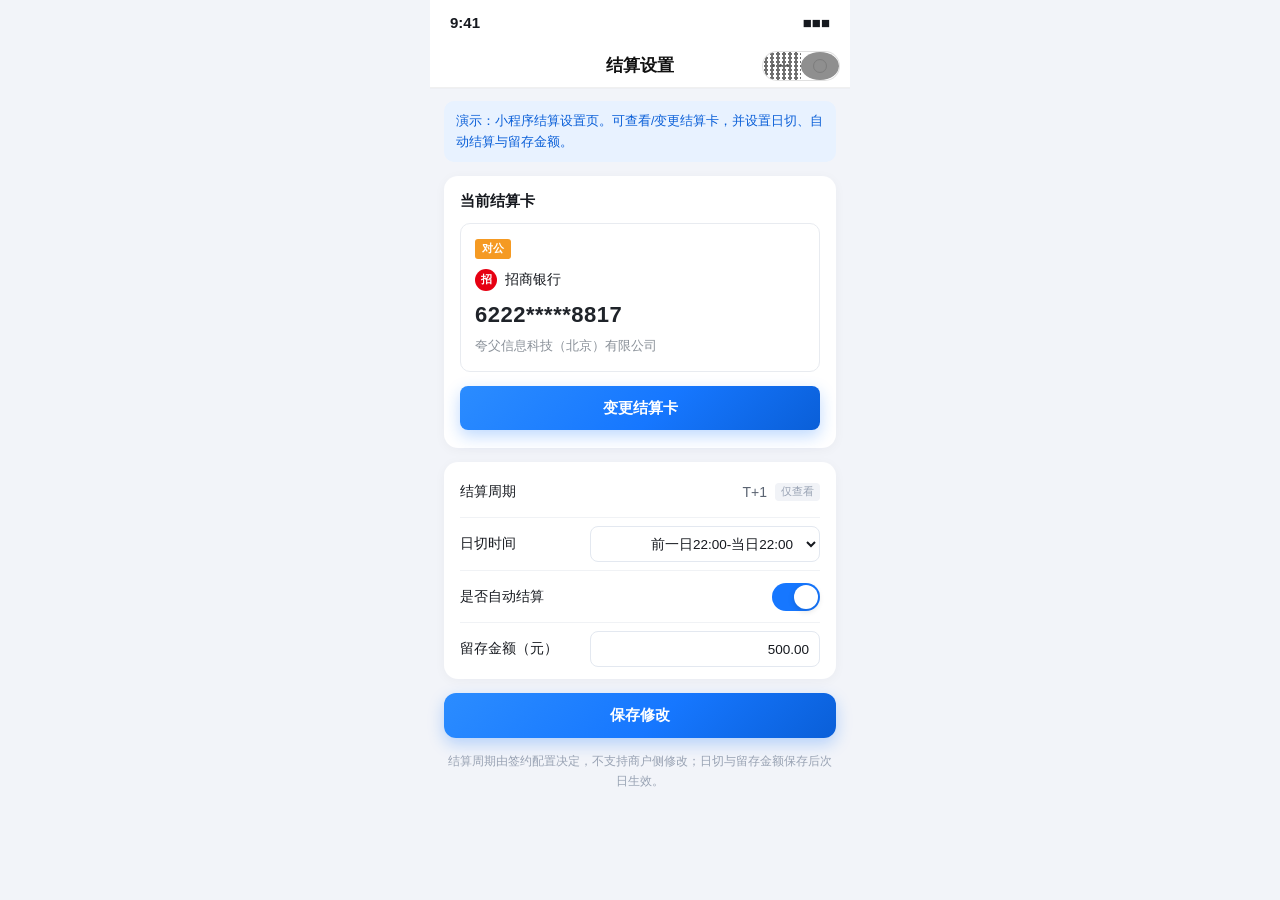
<file: mp-settle-settings.html>
<!DOCTYPE html>
<html lang="zh-CN">
<head>
  <meta charset="UTF-8">
  <meta name="viewport" content="width=device-width, initial-scale=1.0, maximum-scale=1.0">
  <title>结算设置 · 盛意旺小程序</title>
  <link rel="stylesheet" href="assets/css/base.css?v=mchcard1">
  <link rel="stylesheet" href="assets/css/app.css?v=settle3">
  <style>
    body {
      margin: 0;
      min-height: 100vh;
      background: #f2f4f9;
      font-family: var(--font);
    }
    .mp-shell {
      max-width: 420px;
      margin: 0 auto;
      min-height: 100vh;
      background: #f2f4f9;
      display: flex;
      flex-direction: column;
    }
    .mp-top {
      background: #fff;
      border-bottom: 1px solid var(--line);
      flex: 0 0 auto;
    }
    .mp-nav {
      height: 44px;
      display: flex;
      align-items: center;
      padding: 0 12px;
      position: relative;
    }
    .mp-title {
      position: absolute;
      left: 50%;
      transform: translateX(-50%);
      font-size: 17px;
      font-weight: 600;
    }
    .mp-capsule {
      margin-left: auto;
      width: 78px;
      height: 28px;
      border: 1px solid #e5e5e5;
      border-radius: 999px;
      display: flex;
      align-items: center;
      justify-content: space-evenly;
      background: rgba(255,255,255,0.9);
    }
    .mp-capsule i {
      display: block;
      width: 16px;
      height: 16px;
      border-radius: 50%;
      background: #333;
      opacity: 0.55;
    }
    .mp-capsule .mp-dots { width: 18px; height: 4px; border-radius: 2px; background:
      radial-gradient(circle, #333 1.5px, transparent 2px) 0 50%/6px 4px,
      radial-gradient(circle, #333 1.5px, transparent 2px) 6px 50%/6px 4px,
      radial-gradient(circle, #333 1.5px, transparent 2px) 12px 50%/6px 4px;
      opacity: 0.7;
    }
    .mp-tip {
      margin: 12px 14px 0;
      background: #e8f2ff;
      color: #0a5fd8;
      border-radius: 10px;
      padding: 10px 12px;
      font-size: 12.5px;
      line-height: 1.65;
    }
  </style>
</head>
<body>
  <div class="mp-shell">
    <div class="mp-top">
      <div class="status-bar light"><span>9:41</span><span>■■■</span></div>
      <div class="mp-nav">
        <span class="mp-title">结算设置</span>
        <span class="mp-capsule" aria-hidden="true"><i class="mp-dots"></i><i class="mp-close"></i></span>
      </div>
    </div>
    <div class="mp-tip">演示：小程序结算设置页。可查看/变更结算卡，并设置日切、自动结算与留存金额。</div>
    <div class="settle-body" id="settleSettingsBody" style="flex:1"></div>
  </div>
  <div class="toast" id="toast" style="display:none"></div>

  <script src="assets/js/mock.js?v=settle2"></script>
  <script src="assets/js/settle-settings.js?v=3"></script>
  <script>
    (function () {
      var q = new URLSearchParams(location.search);
      var mchId = q.get('mchId') || '88800213';
      var m = MSS.findByMchId(mchId) || MSS.MERCHANTS.syw;

      window.UI = window.UI || {
        toast: function (msg) {
          var t = document.getElementById('toast');
          t.style.cssText = 'position:fixed;left:50%;bottom:40px;transform:translateX(-50%);background:rgba(0,0,0,.78);color:#fff;padding:10px 16px;border-radius:8px;font-size:13px;z-index:99;max-width:80%;text-align:center;line-height:1.5';
          t.innerHTML = msg;
          t.style.display = 'block';
          clearTimeout(t._t);
          t._t = setTimeout(function () { t.style.display = 'none'; }, 2000);
        },
        go: function () { /* standalone */ }
      };

      SettleSettings.init({ getMerchant: function () { return m; } });
      SettleSettings.setContext({ embed: true, fromDiagnosis: false });
      SettleSettings.renderSettings('settleSettingsBody');
      MSS.track('打开小程序结算设置页', '商户号 ' + m.mchId + ' · from=' + (q.get('from') || 'direct'));
    })();
  </script>
</body>
</html>
</file>
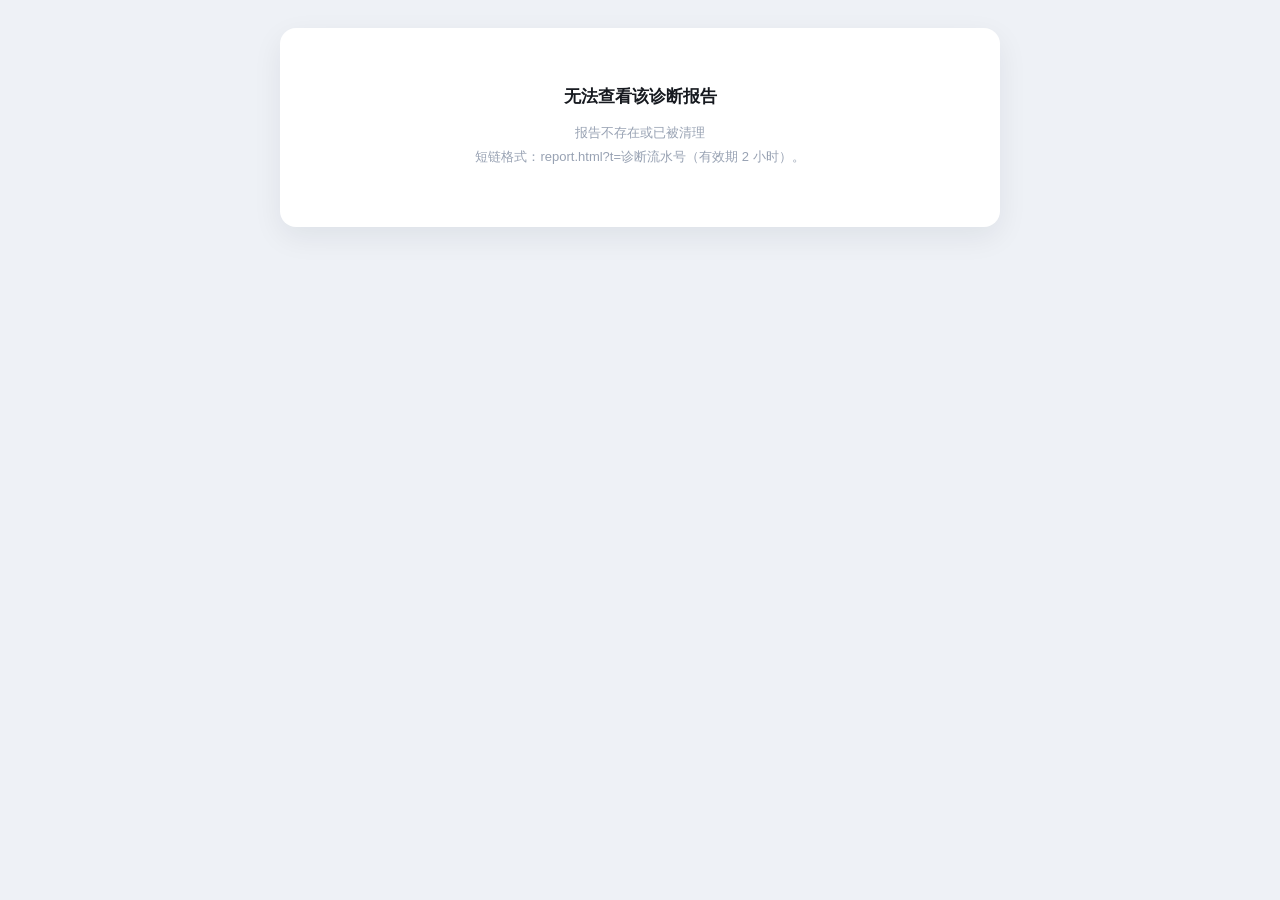
<file: report.html>
<!DOCTYPE html>
<html lang="zh-CN">
<head>
  <meta charset="UTF-8">
  <meta name="viewport" content="width=device-width, initial-scale=1.0">
  <title>诊断报告（客服查看）· 商户自助服务助手</title>
  <link rel="stylesheet" href="assets/css/base.css">
  <style>
    body { background: #eef1f6; padding: 28px 16px 60px; }

    .rp-wrap { max-width: 720px; margin: 0 auto; }

    .rp-head {
      background: linear-gradient(135deg, #1f6feb, #1552c4);
      color: #fff;
      border-radius: 16px 16px 0 0;
      padding: 22px 24px;
    }

    .rp-head h1 { font-size: 19px; font-weight: 800; letter-spacing: -0.2px; }
    .rp-head p { font-size: 12.5px; opacity: 0.85; margin-top: 7px; line-height: 1.7; }
    .rp-head .rp-tags { display: flex; gap: 7px; margin-top: 13px; flex-wrap: wrap; }
    .rp-head .rp-tags span {
      background: rgba(255, 255, 255, 0.18);
      border-radius: 6px;
      padding: 4px 9px;
      font-size: 11.5px;
      font-family: var(--font-num);
    }

    .rp-body { background: #fff; border-radius: 0 0 16px 16px; padding: 4px 0 20px; box-shadow: 0 10px 30px rgba(16, 24, 40, 0.07); }

    .rp-sec { padding: 18px 24px 4px; }
    .rp-sec h2 {
      font-size: 13px;
      font-weight: 800;
      color: var(--text-2);
      letter-spacing: 0.4px;
      padding-bottom: 10px;
      border-bottom: 1px solid var(--line);
      margin-bottom: 4px;
    }

    .rp-kv { display: flex; padding: 9px 0; font-size: 13.5px; border-bottom: 1px dashed #eef1f6; }
    .rp-kv:last-child { border-bottom: 0; }
    .rp-kv .k { flex: 0 0 128px; color: var(--text-3); font-size: 12.5px; }
    .rp-kv .v { flex: 1; line-height: 1.65; }
    .rp-kv .v.num { font-family: var(--font-num); }

    .rp-node { display: flex; align-items: flex-start; gap: 10px; padding: 11px 0; border-bottom: 1px dashed #eef1f6; }
    .rp-node:last-child { border-bottom: 0; }
    .rp-node .n-ico {
      flex: 0 0 20px; height: 20px; border-radius: 50%;
      display: grid; place-items: center; font-size: 12px; font-weight: 700; color: #fff; margin-top: 1px;
    }
    .rp-node.ok .n-ico { background: var(--success); }
    .rp-node.bad .n-ico { background: var(--danger); }
    .rp-node.skip .n-ico { background: #c4ccd8; }
    .rp-node .n-name { font-size: 13.5px; font-weight: 600; }
    .rp-node .n-val { font-size: 12.5px; color: var(--text-2); line-height: 1.6; margin-top: 3px; }

    .rp-primary {
      margin: 14px 24px 0;
      background: var(--danger-soft);
      border-radius: 12px;
      padding: 14px 16px;
    }
    .rp-primary h3 { font-size: 14.5px; color: #a8071a; font-weight: 800; }
    .rp-primary p { font-size: 13px; color: #7a0916; line-height: 1.75; margin-top: 7px; }

    .rp-mch-block {
      margin: 12px 24px 0;
      border: 1px solid var(--line);
      border-radius: 12px;
      overflow: hidden;
    }
    .rp-mch-block .mh {
      background: #f7f9fc;
      padding: 12px 14px;
      font-size: 13.5px;
      font-weight: 700;
    }
    .rp-mch-block .mh span { font-weight: 500; color: var(--text-3); font-size: 12px; margin-left: 8px; }
    .rp-mch-block .mb { padding: 4px 14px 12px; }

    .rp-log-item {
      padding: 10px 0;
      border-bottom: 1px dashed #eef1f6;
      font-size: 13px;
      line-height: 1.65;
    }
    .rp-log-item:last-child { border-bottom: 0; }
    .rp-log-item .t { color: var(--text-3); font-size: 12px; }

    .rp-unfin {
      background: #fff7e6;
      border-radius: 10px;
      padding: 10px 12px;
      margin: 8px 0;
      font-size: 13px;
      line-height: 1.65;
    }
    .rp-unfin b { color: #8a5a00; }

    .rp-foot { text-align: center; font-size: 11.5px; color: var(--text-3); line-height: 1.8; margin-top: 18px; }

    .rp-error {
      background: #fff; border-radius: 16px; padding: 46px 24px; text-align: center;
      box-shadow: 0 10px 30px rgba(16, 24, 40, 0.07);
    }
    .rp-error h1 { font-size: 17px; margin-bottom: 9px; }
    .rp-error p { font-size: 13px; color: var(--text-3); line-height: 1.8; }

    .rp-note {
      margin-top: 14px;
      background: #fff8e6;
      border-radius: 12px;
      padding: 12px 16px;
      font-size: 12px;
      color: #8a5a00;
      line-height: 1.8;
    }
  </style>
</head>
<body>
  <div class="rp-wrap" id="wrap"></div>

  <script src="assets/js/mock.js"></script>
  <script>
    (function () {
      var q = new URLSearchParams(window.location.search);
      var shared = MSS.reportStore.loadShared(window.location.hash);
      var res;
      if (shared && (shared.ok === true || shared.ok === false)) {
        res = shared;
      } else if (q.get('t')) {
        res = MSS.reportStore.loadByTrace(q.get('t'), q.get('r'));
      } else {
        res = MSS.reportStore.load(q.get('id'), q.get('token'));
      }
      var wrap = document.getElementById('wrap');

      if (!res.ok) {
        wrap.innerHTML =
          '<div class="rp-error"><h1>无法查看该诊断报告</h1><p>' + res.msg +
          '<br>短链格式：report.html?t=诊断流水号（有效期 2 小时）。</p></div>';
        return;
      }

      var rec = res.record;
      var d = rec.data;
      var m = d.merchant;
      var s = d.settlement;
      var diag = d.diagnosis;
      var multi = d.multi;
      var processLog = d.processLog || (multi && multi.processLog) || [];
      var unfinished = d.unfinished || (multi && multi.unfinished) || [];
      var reports = (multi && multi.reports) || null;
      var actionLinks = d.actionLinks || [];

      function kv(k, v, num) {
        return '<div class="rp-kv"><span class="k">' + k + '</span><span class="v' + (num ? ' num' : '') + '">' + v + '</span></div>';
      }

      function nodesHtml(nodes) {
        return (nodes || []).map(function (n) {
          return '<div class="rp-node ' + n.state + '">' +
            '<span class="n-ico">' + (n.state === 'bad' ? '!' : n.state === 'skip' ? '–' : '✓') + '</span>' +
            '<span><span class="n-name">' + n.name + '</span>' +
            '<span class="n-val">' + n.value + '</span></span></div>';
        }).join('');
      }

      function oneReportBlock(r) {
        var dx = r.diagnosis || {};
        return '<div class="rp-mch-block">' +
          '<div class="mh">' + r.merchant.name +
            '<span>商户号 ' + r.merchant.mchId + ' · ' + r.merchant.line + '</span></div>' +
          '<div class="mb">' +
            (dx.primary
              ? '<div class="rp-primary" style="margin:10px 0"><h3>结论：' + dx.primary.summary + '</h3><p>' + dx.primary.detail + '</p></div>'
              : '<div class="rp-kv"><span class="v">该商户 ' + (window.MSS && MSS.STEPS ? MSS.STEPS.length : 7) + ' 项排查均正常</span></div>') +
            kv('诊断流水号', dx.traceId || '—', true) +
            kv('诊断时间', dx.time || '—') +
            (dx.abnormals && dx.abnormals.length
              ? '<div style="margin-top:8px"><b style="font-size:12.5px;color:var(--text-2)">异常项</b>' +
                dx.abnormals.map(function (a) {
                  return '<div class="rp-unfin"><b>' + a.name + '</b>（' +
                    (a.resolved ? '已自助' : (a.selfService ? '可自助·未完成' : '需人工')) + '）<br>' +
                    a.summary + '</div>';
                }).join('') + '</div>'
              : '') +
            '<div style="margin-top:6px">' + nodesHtml(dx.nodes) + '</div>' +
          '</div></div>';
      }

      var merchantSec;
      if (reports && reports.length > 1) {
        merchantSec =
          '<div class="rp-sec"><h2>商户信息（合并 ' + reports.length + ' 户）</h2>' +
            reports.map(function (r) {
              return kv(r.merchant.name, '商户号 ' + r.merchant.mchId + ' · ' + r.merchant.line, true);
            }).join('') +
            kv('接入渠道', d.source === 'app' ? '盛意旺 App' : '微信公众号') +
            kv('转接原因', d.reason) +
          '</div>';
      } else {
        merchantSec =
          '<div class="rp-sec"><h2>商户信息</h2>' +
            kv('商户号', m.mchId, true) +
            kv('商户名称', m.name) +
            kv('产品线', m.line) +
            kv('接入渠道', d.source === 'app' ? '盛意旺 App（登录态识别）' : '微信公众号（OpenID 绑定关系）') +
            kv('转接原因', d.reason) +
          '</div>';
      }

      var diagSec;
      if (reports && reports.length) {
        diagSec =
          '<div class="rp-sec"><h2>诊断明细（' + reports.length + ' 份合并）</h2></div>' +
          reports.map(oneReportBlock).join('');
      } else if (diag) {
        diagSec =
          (diag.primary
            ? '<div class="rp-primary"><h3>诊断结论：' + diag.primary.summary + '</h3><p>' + diag.primary.detail + '</p></div>'
            : '') +
          '<div class="rp-sec"><h2>诊断明细</h2>' +
            kv('诊断流水号', diag.traceId, true) +
            kv('诊断时间', diag.time) +
            (diag.userAction ? kv('商户已执行操作', diag.userAction) : '') +
            (diag.feedback ? kv('商户反馈', diag.feedback) : '') +
            '<div style="margin-top:6px">' + nodesHtml(diag.nodes) + '</div>' +
          '</div>';
      } else {
        diagSec =
          '<div class="rp-sec"><h2>诊断明细</h2>' +
            '<div class="rp-kv"><span class="v">商户未执行自助诊断即转接人工（如「其他问题」入口），仅同步商户档案与结算信息。</span></div>' +
          '</div>';
      }

      var processSec = processLog.length
        ? '<div class="rp-sec"><h2>自助处理过程记录（' + processLog.length + '）</h2>' +
            processLog.map(function (p) {
              return '<div class="rp-log-item"><div><b>' + (p.name || '自助处理') + '</b> · ' + (p.action || '') +
                '</div><div class="t">' + (p.mchName || p.mchId || '') + ' · ' + (p.time || '') + '</div></div>';
            }).join('') +
          '</div>'
        : '';

      var unfinishedSec = unfinished.length
        ? '<div class="rp-sec"><h2>遗留未完成异常（' + unfinished.length + '）</h2>' +
            unfinished.map(function (u) {
              return '<div class="rp-unfin"><b>' + u.name + '</b>（' + (u.mchName || u.mchId) + '）' +
                (u.selfService ? ' · 可自助未完成' : ' · 需人工') +
                '<br>' + (u.summary || '') +
                (u.detail ? '<br>' + u.detail : '') + '</div>';
            }).join('') +
          '</div>'
        : (d.source === 'cs'
          ? ''
          : '<div class="rp-sec"><h2>遗留未完成异常</h2>' +
              '<div class="rp-kv"><span class="v">无遗留异常（或商户未发起诊断）</span></div></div>');

      var actionSec = actionLinks.length
        ? '<div class="rp-sec"><h2>已生成的商户处理链接（' + actionLinks.length + '）</h2>' +
            actionLinks.map(function (a) {
              return '<div class="rp-log-item"><div><b>' + a.name + '</b> · ' + (a.mchName || a.mchId) +
                '</div><div class="t" style="word-break:break-all;color:#1552c4">' + a.link + '</div></div>';
            }).join('') +
          '</div>'
        : '';

      wrap.innerHTML =
        '<div class="rp-head">' +
          '<h1>商户诊断报告 · 客服工作台视图' +
            (reports && reports.length > 1 ? '（多商户合并）' : '') + '</h1>' +
          '<p>' + (d.source === 'cs'
            ? '由客服工作台代查「资金未到账」时生成，含各商户诊断结论与可下发给商户的处理链接。'
            : ('由商户在' + (d.source === 'app' ? '盛意旺 App' : '微信公众号') +
              '自助服务助手中发起转人工时自动生成，含自助处理过程与未完成异常，客服无需重复询问。')) + '</p>' +
          '<div class="rp-tags"><span>报告编号 ' + rec.id + '</span>' +
            '<span>生成于 ' + rec.createdAt + '</span>' +
            '<span>有效期至 ' + rec.expireText + '</span></div>' +
        '</div>' +
        '<div class="rp-body">' +
          merchantSec +
          (s && !(reports && reports.length > 1) ? '<div class="rp-sec"><h2>结算信息与结算规则</h2>' +
            kv('结算卡', s.cardType + '账户 · ' + s.accountName) +
            kv('结算卡号', s.cardNo + '（' + s.bank + '）', true) +
            kv('结算周期 / 日切', s.cycle + ' · 每日 ' + s.cutoff) +
            kv('自动提现', s.autoWithdrawTime) +
            kv('预留金额', s.reserve + ' 元', true) +
            kv('出款服务类型', s.payoutService + '（' + s.payoutServiceDesc + '）') +
          '</div>' : '') +
          diagSec +
          processSec +
          unfinishedSec +
          actionSec +
        '</div>' +
        '<div class="rp-note">演示说明：报告短链仅含诊断流水号，例如 report.html?t=diag_xxxxxxxx；' +
          '写入 hjUserData 扩展信息同步给客服，有效期 2 小时。</div>' +
        '<div class="rp-foot">商户自助服务助手（一期）· 演示环境<br>报告内容按脱敏规则展示，不含完整卡号与证件信息</div>';
    })();
  </script>
</body>
</html>
</file>
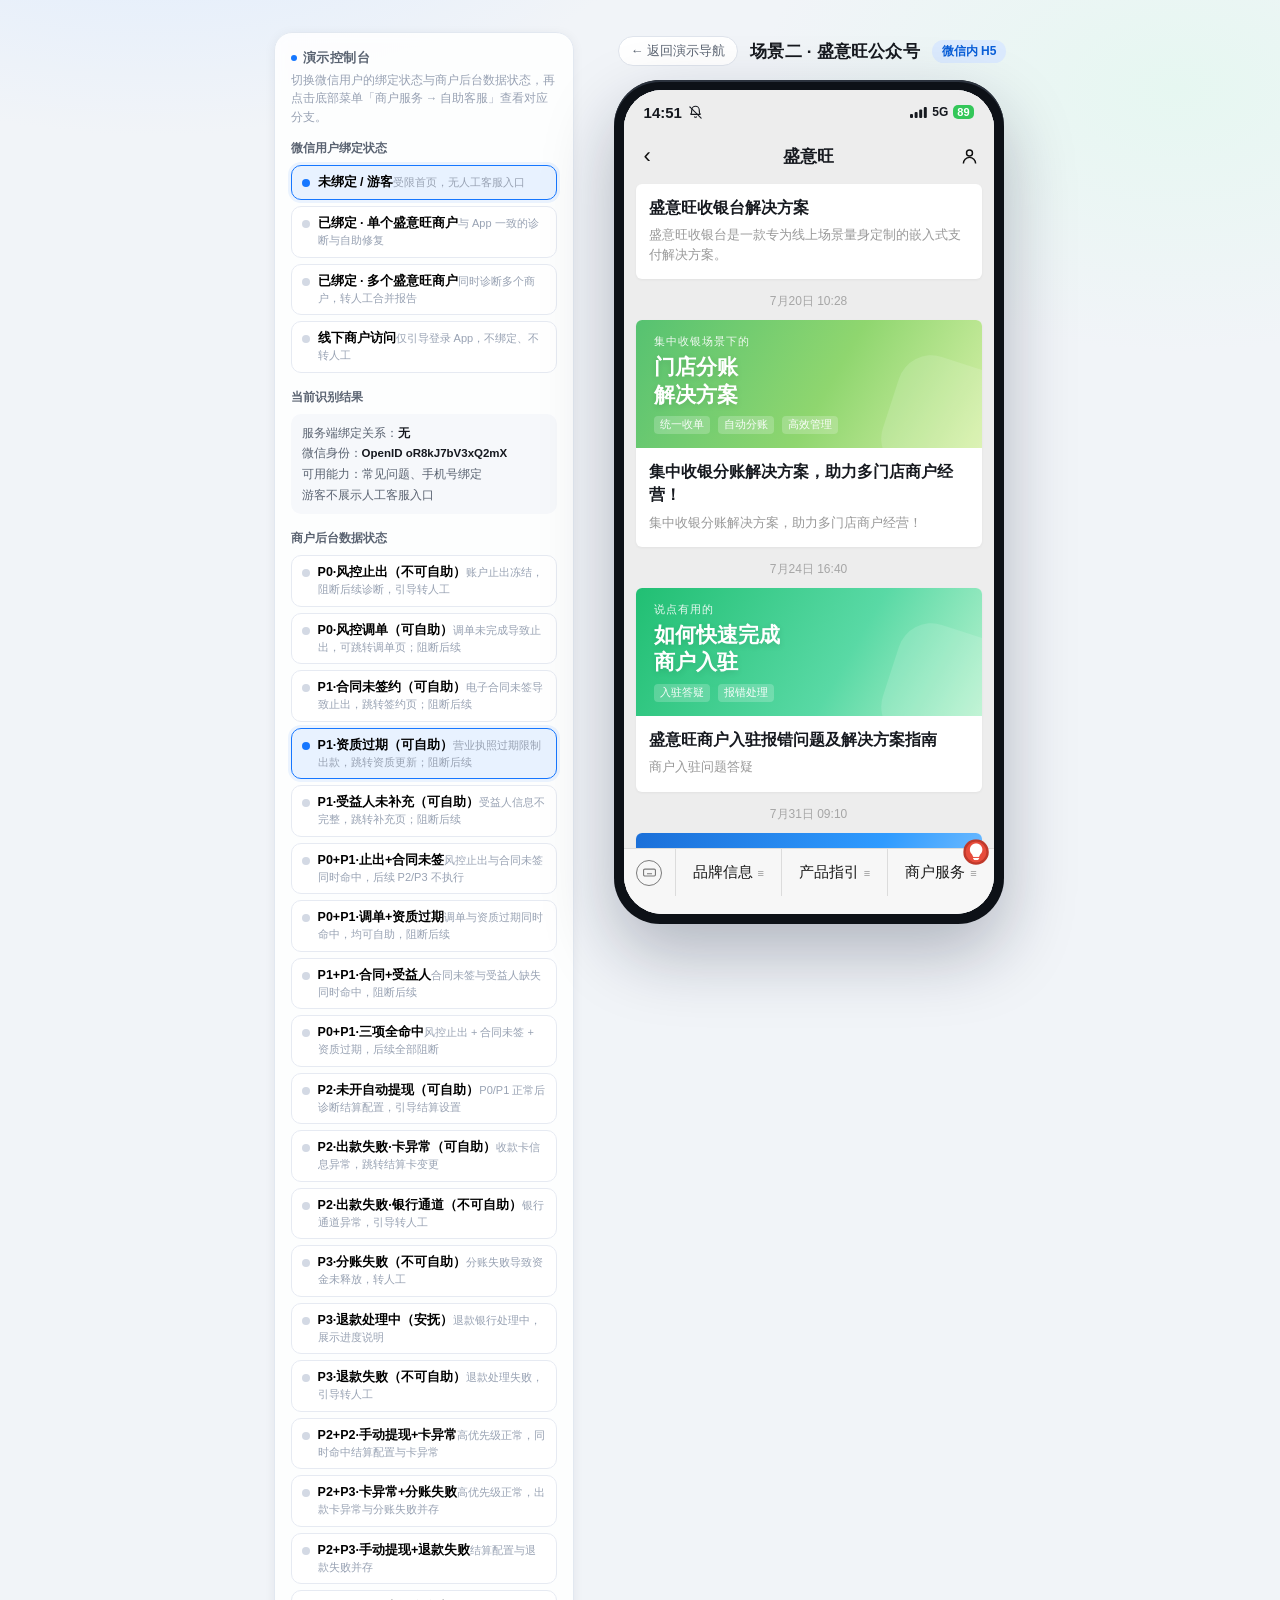
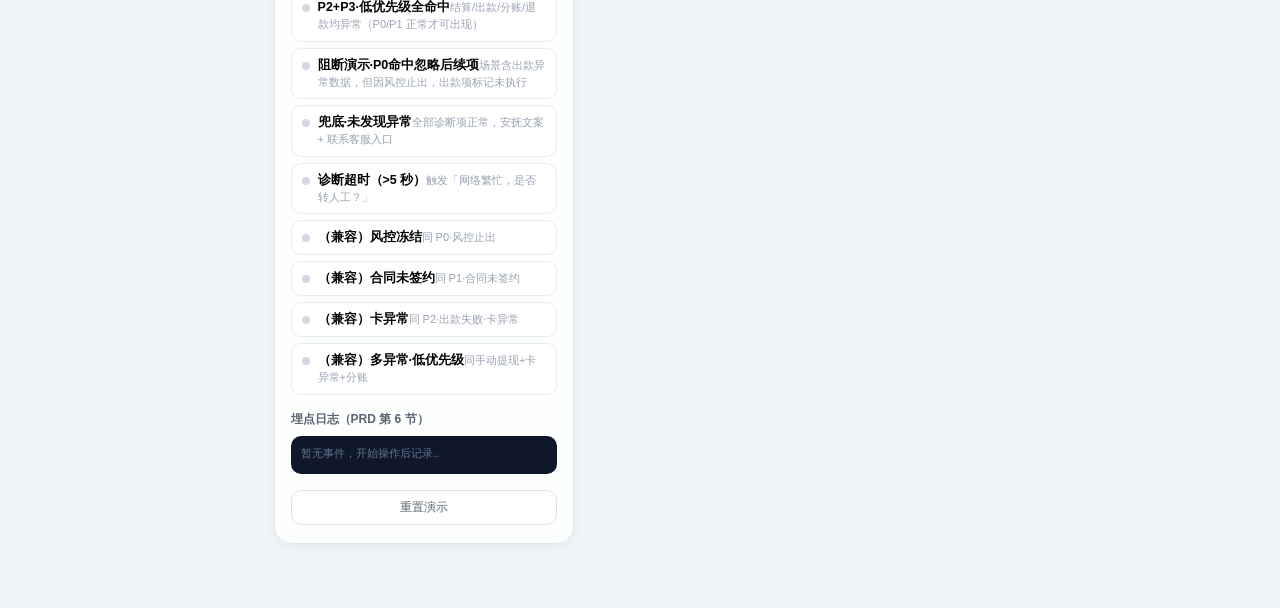
<file: wechat.html>
<!DOCTYPE html>
<html lang="zh-CN">
<head>
<meta charset="UTF-8">
<meta name="viewport" content="width=device-width, initial-scale=1">
<title>盛意旺公众号 · 自助客服（演示）</title>
<link rel="stylesheet" href="https://cdn.jsdelivr.net/npm/bootstrap-icons@1.11.3/font/bootstrap-icons.min.css">
<link rel="stylesheet" href="assets/css/base.css?v=card1">
<link rel="stylesheet" href="assets/css/wechat.css?v=bind2">
<link rel="stylesheet" href="assets/css/app.css?v=settle3">
  <link rel="stylesheet" href="assets/annotation/product-annotation.css">
</head>
<body>

<div class="stage">
  <!-- ==================== 演示控制台（非产品界面） ==================== -->
  <aside class="console">
    <div class="console-title">演示控制台</div>
    <p class="console-note">切换微信用户的绑定状态与商户后台数据状态，再点击底部菜单「商户服务 → 自助客服」查看对应分支。</p>

    <div class="console-group">
      <h4>微信用户绑定状态</h4>
      <div class="scenario-list" id="bindList"></div>
    </div>

    <div class="console-group">
      <h4>当前识别结果</h4>
      <div class="console-merchant" id="consoleMerchant"></div>
    </div>

    <div class="console-group">
      <h4>商户后台数据状态</h4>
      <div class="scenario-list" id="scenarioList"></div>
    </div>

    <div class="console-group">
      <h4>埋点日志（PRD 第 6 节）</h4>
      <div class="track-log" id="trackLog"><div class="empty">暂无事件，开始操作后记录…</div></div>
    </div>

    <button class="console-reset" id="btnReset">重置演示</button>
  </aside>

  <!-- ==================== 手机演示区 ==================== -->
  <main class="stage-main">
    <div class="stage-head">
      <a class="back" href="index.html">← 返回演示导航</a>
      <h1>场景二 · 盛意旺公众号</h1>
      <span class="tag">微信内 H5</span>
    </div>

    <div class="phone">
      <div class="phone-screen" id="screen">

        <!-- ---------------- 公众号会话 ---------------- -->
        <section class="view is-active" data-view="home">
          <div class="wx-top">
            <div data-statusbar="light"></div>
            <div class="wx-nav">
              <button class="wx-back">‹</button>
              <div class="wx-title">盛意旺</div>
              <div class="wx-right">
                <svg width="21" height="21" viewBox="0 0 24 24" fill="none" stroke="#111" stroke-width="1.7"><circle cx="12" cy="8" r="3.4"/><path d="M5 20a7 7 0 0 1 14 0"/></svg>
              </div>
            </div>
          </div>

          <div class="view-body wx-chat" id="wxChat">
            <div class="wx-article">
              <div class="wa-body">
                <div class="wa-title">盛意旺收银台解决方案</div>
                <div class="wa-desc">盛意旺收银台是一款专为线上场景量身定制的嵌入式支付解决方案。</div>
              </div>
            </div>

            <div class="wx-date">7月20日 10:28</div>
            <div class="wx-article">
              <div class="wa-cover green">
                <div class="c-kicker">集中收银场景下的</div>
                <div class="c-main">门店分账<br>解决方案</div>
                <div class="c-tags"><span>统一收单</span><span>自动分账</span><span>高效管理</span></div>
              </div>
              <div class="wa-body">
                <div class="wa-title">集中收银分账解决方案，助力多门店商户经营！</div>
                <div class="wa-desc">集中收银分账解决方案，助力多门店商户经营！</div>
              </div>
            </div>

            <div class="wx-date">7月24日 16:40</div>
            <div class="wx-article">
              <div class="wa-cover mint">
                <div class="c-kicker">说点有用的</div>
                <div class="c-main">如何快速完成<br>商户入驻</div>
                <div class="c-tags"><span>入驻答疑</span><span>报错处理</span></div>
              </div>
              <div class="wa-body">
                <div class="wa-title">盛意旺商户入驻报错问题及解决方案指南</div>
                <div class="wa-desc">商户入驻问题答疑</div>
              </div>
            </div>

            <div class="wx-date">7月31日 09:10</div>
            <div class="wx-article">
              <div class="wa-cover blue">
                <div class="c-kicker">自助服务助手上线</div>
                <div class="c-main">资金未到账<br>10 秒自查</div>
                <div class="c-tags"><span>风控</span><span>资质</span><span>结算</span><span>出款</span></div>
              </div>
              <div class="wa-body">
                <div class="wa-title">未到账不用等客服！自助服务助手一键排查 5 大原因</div>
                <div class="wa-desc">点击底部菜单「商户服务 → 自助客服」即可体验。</div>
              </div>
              <button class="wa-more" data-act="open-self-service">立即体验自助客服 <span>›</span></button>
            </div>
          </div>

          <div class="wx-menu">
            <div class="wx-submenu" id="wxSubmenu">
              <button data-act="open-self-service">自助客服</button>
              <button data-act="open-bind">绑定商户号</button>
              <button data-act="open-agent">联系我们</button>
            </div>
            <div class="kb"><i>
              <svg width="15" height="15" viewBox="0 0 24 24" fill="none" stroke="#7a7a7a" stroke-width="1.8"><rect x="2.5" y="6.5" width="19" height="11" rx="2"/><path d="M6 10h.01M10 10h.01M14 10h.01M18 10h.01M8 14h8"/></svg>
            </i></div>
            <button class="wx-menu-item">品牌信息 <span class="m-mark">≡</span></button>
            <button class="wx-menu-item">产品指引 <span class="m-mark">≡</span></button>
            <button class="wx-menu-item" id="menuMerchant">商户服务 <span class="m-mark">≡</span>
              
  <span class="tooltip-icon">
    <i class="bi bi-lightbulb-fill"></i>
  </span>
  <div class="product-tip">
    <div class="product-tip-content">公众号一期在底部菜单新增「商户服务 → 自助客服」入口，点击进入微信内 H5；系统先按 OpenID 判断绑定状态与业务线，再决定进入完整功能、绑定引导或直接转人工。</div>
  </div>
            </button>
          </div>
        </section>

        <!-- ---------------- 游客/未绑定：受限首页（4.5） ---------------- -->
        <section class="view" data-view="h5-limited">
          <div class="wx-top">
            <div data-statusbar="light"></div>
            <div class="wx-nav">
              <button class="wx-back" data-act="to-chat">‹</button>
              <div class="wx-title">自助服务</div>
              <div class="wx-right"><span class="wx-capsule">··· ⊙</span></div>
            </div>
          </div>
          <div class="view-body">
            <div class="limited-banner">
              <span class="lb-ico">🔒</span>
              <span><b>当前为未绑定状态，功能受限
  <span class="tooltip-icon"><i class="bi bi-lightbulb-fill"></i></span>
  <div class="product-tip"><div class="product-tip-content">游客仅展示常见问题与绑定入口，不展示人工客服；绑定预留手机号并验证后，可选择关联商户号进入自助诊断。</div></div>
              </b>绑定预留手机号后可使用资金未到账自动诊断等能力。</span>
            </div>

            <div class="asst-cards" style="margin-top:2px">
              <button class="entry-card primary locked-card" data-act="need-bind">
                <span class="ec-icon">
                  <svg width="24" height="24" viewBox="0 0 24 24" fill="none" stroke="currentColor" stroke-width="1.8" stroke-linecap="round"><path d="M3 8.5A2.5 2.5 0 0 1 5.5 6H18a3 3 0 0 1 3 3v7a3 3 0 0 1-3 3H6a3 3 0 0 1-3-3z"/><path d="M3 9V7a2 2 0 0 1 2-2h9"/></svg>
                </span>
                <span><span class="ec-title">资金未到账</span>
                <span class="ec-desc">需绑定手机号后使用</span></span>
                <span class="lock-tag">未绑定</span>
              </button>
            </div>

            <div class="faq-block">
              <h3>常见问题</h3>
              <div class="faq-list" id="guestFaq"></div>
            </div>

            <div class="page-actions">
              <button class="btn btn-primary" data-act="open-bind">绑定手机号，解锁全部功能</button>
            </div>
          </div>
        </section>

        <!-- ---------------- 绑定引导：手机号 + 验证码 ---------------- -->
        <section class="view" data-view="bind">
          <div class="wx-top">
            <div data-statusbar="light"></div>
            <div class="wx-nav">
              <button class="wx-back" data-act="to-chat">‹</button>
              <div class="wx-title">绑定商户</div>
              <div class="wx-right"><span class="wx-capsule">··· ⊙</span></div>
            </div>
          </div>
          <div class="view-body">
            <div class="bind-hero">
              <div class="b-logo">盛</div>
              <h2>验证预留手机号，绑定商户</h2>
              <p>仅需手机号短信验证，无需输入商户号<br>若关联多个商户，验证后可多选绑定</p>
            </div>

            <div class="oauth-step">
              <div class="o-row done"><span class="o-ico">✓</span>已获取微信身份（OpenID：oR8kJ****Q2mX）</div>
            </div>

            <div class="form-card bind-form">
              <h3>手机号验证
                <span class="tooltip-icon"><i class="bi bi-lightbulb-fill"></i></span>
                <div class="product-tip"><div class="product-tip-content">公众号绑定仅验证预留手机号短信验证码；若该手机号关联多个商户，验证通过后由商户主动多选需要绑定的商户号。</div></div>
              </h3>
              <div class="form-row">
                <span class="f-label">预留手机号</span>
                <input id="phoneInput" inputmode="numeric" maxlength="11" placeholder="请输入商户预留手机号">
              </div>
              <div class="form-row">
                <span class="f-label">短信验证码</span>
                <input id="codeInput" inputmode="numeric" maxlength="6" placeholder="6 位验证码">
                <button class="code-btn" id="btnCode" type="button">获取验证码</button>
              </div>
            </div>

            <div class="bind-hint">演示：13812346621（关联 2 个盛意旺商户，可多选）；13712344408（仅线下商户，引导登录 App）；验证码固定 123456。</div>
            <div class="bind-err" id="bindErr"></div>

            <div class="page-actions">
              <button class="btn btn-primary" id="btnBind" type="button">下一步</button>
              <div class="asst-foot">绑定即表示同意《盛意旺自助服务协议》</div>
            </div>
          </div>
        </section>

        <!-- ---------------- 多商户选择（验证通过后） ---------------- -->
        <section class="view" data-view="bind-select">
          <div class="wx-top">
            <div data-statusbar="light"></div>
            <div class="wx-nav">
              <button class="wx-back" data-act="open-bind">‹</button>
              <div class="wx-title">选择绑定商户</div>
              <div class="wx-right"><span class="wx-capsule">··· ⊙</span></div>
            </div>
          </div>
          <div class="view-body">
            <div class="notice" style="margin-top:12px">该手机号关联多个商户，请勾选需要绑定的盛意旺商户（可多选）。绑定后将同时诊断所选商户。</div>
            <div class="mch-pick-list" id="mchPickList"></div>
            <div class="bind-err" id="pickErr"></div>
            <div class="page-actions">
              <button class="btn btn-primary" id="btnConfirmPick" type="button">确认绑定并进入自助服务</button>
            </div>
          </div>
        </section>

        <!-- ---------------- 线下商户：仅引导登录 App ---------------- -->
        <section class="view" data-view="offline">
          <div class="wx-top">
            <div data-statusbar="light"></div>
            <div class="wx-nav">
              <button class="wx-back" data-act="to-chat">‹</button>
              <div class="wx-title">自助服务</div>
              <div class="wx-right"><span class="wx-capsule">··· ⊙</span></div>
            </div>
          </div>
          <div class="view-body">
            <div class="offline-wrap">
              <div class="o-ico">App</div>
              <h2>请前往盛意旺 App 处理
                <span class="tooltip-icon"><i class="bi bi-lightbulb-fill"></i></span>
                <div class="product-tip"><div class="product-tip-content">线下收单商户在公众号侧不提供绑定与人工客服入口，仅引导登录盛意旺 App 使用完整能力。</div></div>
              </h2>
              <p>检测到你的商户属于「线下收单」业务线。<br>公众号暂不支持线下商户自助诊断与绑定，请打开盛意旺 App 登录后处理。</p>
              <div class="app-guide-steps">
                <div>1. 打开手机上的「盛意旺」App</div>
                <div>2. 使用商户账号登录</div>
                <div>3. 在 App 内使用资金查询与客服能力</div>
              </div>
            </div>
            <div class="page-actions" style="padding-top:10px">
              <button class="btn btn-primary" data-act="to-chat" type="button">我知道了</button>
            </div>
          </div>
        </section>

        <!-- ---------------- 助手首页（已绑定 · 盛意旺） ---------------- -->
        <section class="view" data-view="asst-home">
          <div class="wx-top">
            <div data-statusbar="light"></div>
            <div class="wx-nav">
              <button class="wx-back" data-act="to-chat">‹</button>
              <div class="wx-title">自助服务
                
  <span class="tooltip-icon">
    <i class="bi bi-lightbulb-fill"></i>
  </span>
  <div class="product-tip">
    <div class="product-tip-content">已绑定盛意旺商户在公众号展示与 App 相同的快捷卡片与诊断链路，所有操作链接均为微信内 H5，不跳转外部浏览器。</div>
  </div>
              </div>
              <div class="wx-right"><span class="wx-capsule">··· ⊙</span></div>
            </div>
          </div>
          <div class="view-body" data-slot="asst-home"></div>
        </section>

        <!-- ---------------- 结算信息与结算规则 ---------------- -->
        <section class="view" data-view="asst-settle">
          <div class="wx-top">
            <div data-statusbar="light"></div>
            <div class="wx-nav">
              <button class="wx-back" data-act="back-asst">‹</button>
              <div class="wx-title">结算信息</div>
              <div class="wx-right"><span class="wx-capsule">··· ⊙</span></div>
            </div>
          </div>
          <div class="view-body" data-slot="asst-settle"></div>
        </section>

        <!-- ---------------- 诊断中 ---------------- -->
        <section class="view" data-view="asst-diag">
          <div class="wx-top">
            <div data-statusbar="light"></div>
            <div class="wx-nav"><div class="wx-title">智能诊断</div>
              <div class="wx-right"><span class="wx-capsule">··· ⊙</span></div>
            </div>
          </div>
          <div class="view-body" data-slot="asst-diag"></div>
        </section>

        <!-- ---------------- 诊断结果 ---------------- -->
        <section class="view" data-view="asst-result">
          <div class="wx-top">
            <div data-statusbar="light"></div>
            <div class="wx-nav">
              <button class="wx-back" data-act="back-asst">‹</button>
              <div class="wx-title">诊断报告</div>
              <div class="wx-right"><span class="wx-capsule">··· ⊙</span></div>
            </div>
          </div>
          <div class="view-body" data-slot="asst-result"></div>
        </section>

        <!-- ---------------- 自助修复功能页（由助手渲染） ---------------- -->
        <section class="view" data-view="asst-page"></section>

        <!-- ---------------- 微信客服会话 ---------------- -->
        <section class="view agent-view" data-view="asst-agent">
          <div class="wx-top">
            <div data-statusbar="light"></div>
            <div class="wx-nav">
              <button class="wx-back" data-act="to-chat">‹</button>
              <div class="wx-title">盛意旺客服</div>
              <div class="wx-right"><span class="wx-capsule">··· ⊙</span></div>
            </div>
          </div>
          <div class="view-body" data-slot="asst-agent"></div>
          <div class="chat-input">
            <div class="fake-input">演示环境，暂不支持输入</div>
            <svg width="24" height="24" viewBox="0 0 24 24" fill="none" stroke="#98a2b3" stroke-width="1.8"><circle cx="12" cy="12" r="9"/><path d="M12 8v8M8 12h8"/></svg>
          </div>
        </section>

        <div class="toast"></div>
      </div>
    </div>
  </main>
</div>

<script src="assets/js/annotation.js?v=ro1"></script>
<script src="assets/js/mock.js?v=card1"></script>
<script src="assets/js/settle-settings.js?v=3"></script>
<script src="assets/js/assistant.js?v=settle3"></script>
<script src="assets/js/wechat.js?v=settle2"></script>
  <script src="assets/annotation/product-annotation.js" defer></script>
</body>
</html>
</file>
<file: assets/css/base.css>
/* ==========================================================================
   商户自助服务助手 · 公共样式
   包含：设计变量 / 演示舞台与手机壳 / 演示控制台 / 自助助手通用组件 / 产品标注
   ========================================================================== */

:root {
  --brand: #1677ff;
  --brand-strong: #0a5fd8;
  --brand-soft: #e8f2ff;
  --brand-grad: linear-gradient(135deg, #2b8cff 0%, #1677ff 55%, #0a5fd8 100%);

  --danger: #f5222d;
  --danger-soft: #fff1f0;
  --warn: #fa8c16;
  --warn-soft: #fff7e6;
  --success: #00b578;
  --success-soft: #e8fbf3;

  --text-1: #16191f;
  --text-2: #5b6472;
  --text-3: #98a2b3;
  --line: #edeff3;
  --bg: #f4f6f9;
  --card: #ffffff;

  --r-sm: 8px;
  --r-md: 12px;
  --r-lg: 16px;
  --r-xl: 22px;

  --shadow-card: 0 2px 12px rgba(16, 30, 54, 0.06);
  --shadow-pop: 0 -6px 28px rgba(16, 30, 54, 0.16);

  --font: -apple-system, BlinkMacSystemFont, "PingFang SC", "HarmonyOS Sans SC",
    "Microsoft YaHei", "Helvetica Neue", Arial, sans-serif;
  --font-num: "SF Pro Display", -apple-system, "PingFang SC", "Segoe UI", Arial, sans-serif;
}

* { box-sizing: border-box; -webkit-tap-highlight-color: transparent; }

body {
  margin: 0;
  font-family: var(--font);
  color: var(--text-1);
  background:
    radial-gradient(900px 520px at 12% -8%, #dbeafe 0%, rgba(219, 234, 254, 0) 60%),
    radial-gradient(760px 480px at 92% 4%, #e6f7f1 0%, rgba(230, 247, 241, 0) 55%),
    #f1f4f8;
  min-height: 100vh;
  -webkit-font-smoothing: antialiased;
}

button { font-family: inherit; cursor: pointer; border: none; background: none; }
a { color: inherit; }

/* ------------------------------ 演示舞台 ------------------------------ */

.stage {
  display: flex;
  align-items: flex-start;
  justify-content: center;
  gap: 40px;
  padding: 32px 24px 64px;
  max-width: 1180px;
  margin: 0 auto;
}

.stage-main { padding-top: 4px; }

.stage-head {
  display: flex;
  align-items: center;
  gap: 12px;
  margin: 0 0 14px 4px;
}

.stage-head h1 {
  font-size: 17px;
  margin: 0;
  letter-spacing: 0.2px;
}

.stage-head .tag {
  font-size: 12px;
  color: var(--brand-strong);
  background: #dbeafe;
  border-radius: 999px;
  padding: 3px 10px;
  font-weight: 600;
}

.stage-head .back {
  font-size: 13px;
  color: var(--text-2);
  text-decoration: none;
  border: 1px solid #dfe4ec;
  background: #fff;
  border-radius: 999px;
  padding: 5px 12px;
}

.stage-head .back:hover { color: var(--brand); border-color: #bcd6ff; }

/* ------------------------------ 手机壳 ------------------------------ */

.phone {
  width: 390px;
  height: 844px;
  border-radius: 46px;
  background: #0d1117;
  padding: 10px;
  box-shadow: 0 30px 70px rgba(13, 22, 45, 0.28), 0 2px 0 #2b323d inset;
  position: relative;
  flex: 0 0 auto;
}

.phone-screen {
  position: relative;
  width: 100%;
  height: 100%;
  border-radius: 38px;
  overflow: hidden;
  background: var(--bg);
  display: flex;
  flex-direction: column;
}

/* 系统状态栏（复刻附件截图） */
.status-bar {
  height: 44px;
  flex: 0 0 44px;
  display: flex;
  align-items: center;
  justify-content: space-between;
  padding: 0 20px;
  font-size: 15px;
  font-weight: 600;
  font-family: var(--font-num);
  position: relative;
  z-index: 5;
}

.status-bar .sb-left { display: flex; align-items: center; gap: 6px; }
.status-bar .sb-right { display: flex; align-items: center; gap: 5px; }

.status-bar svg { display: block; }

.sb-battery {
  display: inline-flex;
  align-items: center;
  gap: 2px;
  background: #34c759;
  color: #fff;
  border-radius: 5px;
  padding: 1px 4px;
  font-size: 11px;
  font-weight: 700;
}

.status-bar.on-blue, .status-bar.on-blue .sb-battery { color: #fff; }
.status-bar.on-light { color: #16191f; }

/* 页面层：多个视图叠放在手机屏幕内，通过 .is-active 切换 */
.view {
  position: absolute;
  inset: 0;
  display: none;
  flex-direction: column;
  background: var(--bg);
}

.view.is-active { display: flex; }

.view-body {
  flex: 1 1 auto;
  overflow-y: auto;
  overflow-x: hidden;
  -webkit-overflow-scrolling: touch;
}

.view-body::-webkit-scrollbar { width: 0; }

.slide-in { animation: slideIn 0.26s cubic-bezier(0.22, 0.61, 0.36, 1); }

@keyframes slideIn {
  from { transform: translateX(22px); opacity: 0.4; }
  to { transform: translateX(0); opacity: 1; }
}

.fade-in { animation: fadeIn 0.24s ease; }

@keyframes fadeIn {
  from { opacity: 0; transform: translateY(6px); }
  to { opacity: 1; transform: none; }
}

/* ------------------------------ 演示控制台（非产品界面） ------------------------------ */

.console {
  width: 300px;
  flex: 0 0 300px;
  background: rgba(255, 255, 255, 0.86);
  backdrop-filter: blur(6px);
  border: 1px solid #e2e8f0;
  border-radius: 18px;
  padding: 16px 16px 18px;
  box-shadow: var(--shadow-card);
  position: sticky;
  top: 24px;
}

.console-title {
  font-size: 13px;
  font-weight: 700;
  letter-spacing: 0.4px;
  color: var(--text-2);
  display: flex;
  align-items: center;
  gap: 6px;
  margin-bottom: 4px;
}

.console-title::before {
  content: "";
  width: 6px; height: 6px;
  border-radius: 50%;
  background: var(--brand);
}

.console-note {
  font-size: 11.5px;
  color: var(--text-3);
  line-height: 1.6;
  margin: 0 0 14px;
}

.console-group { margin-bottom: 16px; }

.console-group > h4 {
  font-size: 12px;
  margin: 0 0 8px;
  color: var(--text-2);
  font-weight: 700;
}

.scenario-list { display: flex; flex-direction: column; gap: 6px; }

.scenario {
  text-align: left;
  border: 1px solid #e6eaf2;
  background: #fff;
  border-radius: 10px;
  padding: 8px 10px;
  display: flex;
  gap: 8px;
  align-items: flex-start;
  transition: all 0.18s;
}

.scenario:hover { border-color: #b9d5ff; background: #f7fbff; }

.scenario.is-on {
  border-color: var(--brand);
  background: var(--brand-soft);
  box-shadow: 0 0 0 3px rgba(22, 119, 255, 0.08);
}

.scenario .dot {
  width: 8px; height: 8px;
  border-radius: 50%;
  background: #d3d9e4;
  margin-top: 5px;
  flex: 0 0 8px;
}

.scenario.is-on .dot { background: var(--brand); }
.scenario .s-name { font-size: 12.5px; font-weight: 600; }
.scenario .s-desc { font-size: 11px; color: var(--text-3); margin-top: 2px; line-height: 1.5; }

.console-merchant {
  font-size: 11.5px;
  color: var(--text-2);
  background: #f6f8fb;
  border-radius: 10px;
  padding: 9px 11px;
  line-height: 1.8;
}

.console-merchant b { color: var(--text-1); }

.track-log {
  max-height: 220px;
  overflow-y: auto;
  font-size: 11px;
  line-height: 1.6;
  color: var(--text-2);
  background: #0f172a;
  border-radius: 10px;
  padding: 10px;
  font-family: ui-monospace, SFMono-Regular, Consolas, monospace;
}

.track-log .row { color: #cbd5e1; padding: 2px 0; border-bottom: 1px dashed rgba(255,255,255,0.06); }
.track-log .row b { color: #7dd3fc; font-weight: 600; }
.track-log .row i { color: #94a3b8; font-style: normal; }
.track-log .empty { color: #64748b; }

.console-reset {
  width: 100%;
  border: 1px solid #dfe4ec;
  background: #fff;
  color: var(--text-2);
  border-radius: 10px;
  padding: 8px;
  font-size: 12px;
}

.console-reset:hover { border-color: var(--brand); color: var(--brand); }

/* ------------------------------ 助手通用组件 ------------------------------ */

.nav-bar {
  flex: 0 0 44px;
  height: 44px;
  display: flex;
  align-items: center;
  justify-content: center;
  position: relative;
  font-size: 17px;
  font-weight: 600;
}

.nav-bar .nav-left,
.nav-bar .nav-right {
  position: absolute;
  top: 0; bottom: 0;
  display: flex;
  align-items: center;
  gap: 14px;
  font-size: 15px;
  font-weight: 400;
}

.nav-bar .nav-left { left: 14px; }
.nav-bar .nav-right { right: 14px; }

/* 助手首页 */
.asst-hero {
  padding: 18px 18px 26px;
  background: var(--brand-grad);
  color: #fff;
  position: relative;
  overflow: hidden;
}

.asst-hero::after {
  content: "";
  position: absolute;
  right: -40px; top: -60px;
  width: 190px; height: 190px;
  border-radius: 50%;
  background: rgba(255, 255, 255, 0.12);
}

.asst-hero .greet { font-size: 21px; font-weight: 700; letter-spacing: 0.3px; flex: 1; min-width: 0; }
.asst-hero .greet small { font-weight: 500; opacity: 0.9; font-size: 13px; display: block; margin-top: 6px; }

.asst-hero .hero-top {
  display: flex;
  align-items: flex-start;
  gap: 10px;
  position: relative;
  z-index: 1;
}

.asst-hero .mch-switch-wrap {
  flex: 0 0 auto;
  display: inline-flex;
  align-items: center;
  gap: 4px;
  margin-top: 2px;
  position: relative;
  z-index: 2;
}

.asst-hero .mch-switch {
  display: inline-flex;
  align-items: center;
  gap: 3px;
  padding: 7px 12px;
  border-radius: 999px;
  background: #fff;
  color: var(--brand-strong, #1552c4);
  font-size: 12.5px;
  font-weight: 700;
  font-family: inherit;
  line-height: 1;
  box-shadow: 0 4px 14px rgba(16, 24, 40, 0.14);
  white-space: nowrap;
  cursor: pointer;
}

.asst-hero .mch-switch .ms-ico {
  font-size: 13px;
  font-weight: 700;
  margin-left: 1px;
}

.asst-hero .mch-switch-wrap .tooltip-icon {
  color: #fff;
  opacity: 0.95;
}

.asst-hero .mch-switch:active {
  transform: scale(0.96);
  background: #f3f7ff;
}

.asst-hero .id-row {
  display: flex;
  align-items: center;
  flex-wrap: wrap;
  gap: 7px;
  margin-top: 14px;
  font-size: 11.5px;
}

.asst-hero .chip {
  background: rgba(255, 255, 255, 0.2);
  border: 1px solid rgba(255, 255, 255, 0.28);
  border-radius: 999px;
  padding: 3px 9px;
  white-space: nowrap;
}

.asst-cards { padding: 0 14px; margin-top: -14px; position: relative; z-index: 2; }

.entry-card {
  width: 100%;
  text-align: left;
  background: var(--card);
  border-radius: var(--r-lg);
  padding: 16px;
  display: flex;
  align-items: center;
  gap: 14px;
  box-shadow: var(--shadow-card);
  margin-bottom: 12px;
  transition: transform 0.16s, box-shadow 0.16s;
}

.entry-card:active { transform: scale(0.985); }

.entry-card .ec-icon {
  width: 46px; height: 46px;
  border-radius: 14px;
  display: grid;
  place-items: center;
  flex: 0 0 46px;
}

.entry-card.primary .ec-icon { background: linear-gradient(135deg, #ff8a5b, #f5222d); color: #fff; }
.entry-card.secondary .ec-icon { background: #eef1f6; color: var(--text-2); }

.entry-card .ec-title { font-size: 16px; font-weight: 700; display: flex; align-items: center; gap: 6px; }
.entry-card .ec-desc { font-size: 12px; color: var(--text-3); margin-top: 4px; line-height: 1.5; }
.entry-card .ec-arrow { margin-left: auto; color: #c6cdd8; flex: 0 0 auto; }

.entry-card .hot {
  font-size: 10px;
  background: var(--danger-soft);
  color: var(--danger);
  border-radius: 4px;
  padding: 1px 5px;
  font-weight: 600;
}

/* 商户切换列表 */
.mch-list { margin-top: 14px; display: flex; flex-direction: column; gap: 8px; max-height: 300px; overflow-y: auto; }

.mch-item {
  width: 100%;
  text-align: left;
  border: 1.5px solid #e6eaf2;
  border-radius: 12px;
  padding: 12px 13px;
  background: #fff;
  display: flex;
  align-items: center;
  gap: 10px;
  transition: all 0.16s;
}

.mch-item.is-on { border-color: var(--brand); background: var(--brand-soft); }
.mch-item .mi-main { flex: 1; min-width: 0; }
.mch-item .mi-name { font-size: 14.5px; font-weight: 600; display: flex; align-items: center; gap: 7px; }
.mch-item .mi-id { display: block; font-size: 11.5px; color: var(--text-3); margin-top: 4px; font-family: var(--font-num); }
.mch-item .mi-state { font-size: 11.5px; color: var(--text-3); flex: 0 0 auto; }
.mch-item.is-on .mi-state { color: var(--brand); font-weight: 600; }

.line-tag { font-style: normal; font-size: 10.5px; border-radius: 4px; padding: 2px 6px; font-weight: 600; }
.line-tag.syw { background: var(--brand-soft); color: var(--brand-strong); }
.line-tag.offline { background: #f1f3f7; color: var(--text-2); }

/* 结算信息摘要卡（助手首页） */
.settle-card {
  margin: 2px 14px 12px;
  background: var(--card);
  border-radius: var(--r-lg);
  box-shadow: var(--shadow-card);
  padding: 14px;
  text-align: left;
  width: calc(100% - 28px);
}

.settle-card .sc-head { display: flex; align-items: center; margin-bottom: 10px; }
.settle-card .sc-title { font-size: 14px; font-weight: 700; }
.settle-card .sc-more { margin-left: auto; font-size: 12px; color: var(--brand); }
.settle-card .sc-line { display: flex; font-size: 12.5px; padding: 4px 0; }
.settle-card .sc-k { color: var(--text-3); flex: 0 0 60px; }
.settle-card .sc-v { flex: 1; color: var(--text-1); line-height: 1.6; }
.settle-card .warn-text { font-style: normal; color: var(--warn); font-weight: 600; }

/* 人工客服会话地址 */
.agent-link {
  margin: 0 14px 12px;
  background: var(--card);
  border: 1px solid #e6eaf2;
  border-radius: var(--r-lg);
  padding: 13px 14px;
}

.agent-link .al-head { display: flex; align-items: center; font-size: 13.5px; font-weight: 700; }
.agent-link .al-key {
  margin-left: auto;
  font-size: 11px;
  font-family: var(--font-num);
  color: var(--brand-strong);
  background: var(--brand-soft);
  border-radius: 5px;
  padding: 2px 7px;
}

.agent-link .al-base {
  margin: 9px 0 8px;
  font-size: 11.5px;
  line-height: 1.6;
  color: var(--text-2);
  font-family: var(--font-num);
  word-break: break-all;
  background: #f6f8fb;
  border-radius: 8px;
  padding: 8px 10px;
}

.agent-link .al-params { font-size: 11.5px; line-height: 1.9; color: var(--text-3); }
.agent-link .al-params b {
  display: inline-block;
  min-width: 62px;
  color: var(--brand-strong);
  font-family: var(--font-num);
  font-weight: 600;
  margin-right: 6px;
}

.agent-link .al-raw { margin: 8px 0 11px; }
.agent-link .al-raw summary {
  font-size: 11.5px;
  color: var(--brand);
  cursor: pointer;
  list-style: none;
  padding: 4px 0;
}
.agent-link .al-raw summary::-webkit-details-marker { display: none; }
.agent-link .al-raw summary::after { content: ' ▾'; }
.agent-link .al-raw[open] summary::after { content: ' ▴'; }

.agent-link .al-url {
  font-size: 10.5px;
  line-height: 1.6;
  color: var(--text-3);
  font-family: var(--font-num);
  word-break: break-all;
  background: #f6f8fb;
  border-radius: 8px;
  padding: 8px 10px;
  max-height: 110px;
  overflow-y: auto;
}

/* 会话开始时自动发送给客服的图文消息 */
.auto-msg { margin: 0 14px 12px; }

.auto-msg .am-head { display: flex; align-items: center; font-size: 13px; font-weight: 700; margin-bottom: 8px; }
.auto-msg .am-tag {
  margin-left: auto;
  font-size: 11px;
  color: var(--warn);
  background: var(--warn-soft);
  border-radius: 5px;
  padding: 2px 7px;
}

.auto-msg .am-card {
  background: var(--card);
  border: 1px solid #dbe6fb;
  border-left: 3px solid var(--brand);
  border-radius: 12px;
  padding: 13px 14px;
}

.auto-msg .am-title { font-size: 13.5px; font-weight: 700; line-height: 1.5; }
.auto-msg .am-desc { font-size: 12px; color: var(--text-2); line-height: 1.65; margin-top: 6px; }
.auto-msg .am-url {
  font-size: 11px;
  font-family: var(--font-num);
  color: var(--brand);
  word-break: break-all;
  line-height: 1.6;
  margin: 9px 0 10px;
}

.auto-msg .am-btns { display: flex; gap: 8px; }
.auto-msg .am-btns .btn { flex: 1; font-size: 12.5px; padding: 9px 0; }
.auto-msg .am-foot { font-size: 11px; color: var(--text-3); margin-top: 8px; line-height: 1.7; }

.alert-bar {
  margin: 12px 14px 0;
  border-radius: var(--r-md);
  padding: 10px 13px;
  font-size: 12.5px;
  line-height: 1.65;
}

.alert-bar.bad { background: var(--danger-soft); color: #a8071a; }
.alert-bar.warn { background: var(--warn-soft); color: #a75d00; }

.form-row .f-tag.warn { background: var(--warn-soft); color: var(--warn); }

.faq-block { padding: 6px 14px 24px; }

.faq-block h3 {
  font-size: 14px;
  margin: 10px 4px 10px;
  display: flex;
  align-items: center;
}

.faq-list { background: var(--card); border-radius: var(--r-lg); box-shadow: var(--shadow-card); overflow: hidden; }

.faq-item {
  width: 100%;
  text-align: left;
  padding: 13px 14px;
  font-size: 13.5px;
  color: var(--text-1);
  border-bottom: 1px solid var(--line);
  display: flex;
  align-items: center;
  gap: 8px;
  background: #fff;
}

.faq-item:last-child { border-bottom: none; }
.faq-item .q-badge { color: var(--brand); font-size: 12px; font-weight: 700; }
.faq-item .ec-arrow { margin-left: auto; color: #c6cdd8; }

.asst-foot {
  text-align: center;
  font-size: 11px;
  color: var(--text-3);
  padding: 4px 20px 22px;
  line-height: 1.7;
}

/* 诊断中 */
.diagnosing {
  padding: 40px 22px 24px;
  text-align: center;
}

.radar {
  width: 116px; height: 116px;
  margin: 8px auto 0;
  position: relative;
  display: grid;
  place-items: center;
}

.radar span {
  position: absolute;
  inset: 0;
  border-radius: 50%;
  border: 2px solid rgba(22, 119, 255, 0.35);
  animation: radar 1.8s ease-out infinite;
}

.radar span:nth-child(2) { animation-delay: 0.6s; }
.radar span:nth-child(3) { animation-delay: 1.2s; }

@keyframes radar {
  0% { transform: scale(0.42); opacity: 0.9; }
  100% { transform: scale(1); opacity: 0; }
}

.radar .core {
  width: 52px; height: 52px;
  border-radius: 50%;
  background: var(--brand-grad);
  color: #fff;
  display: grid;
  place-items: center;
  box-shadow: 0 6px 18px rgba(22, 119, 255, 0.4);
  z-index: 2;
}

.diagnosing .d-title { font-size: 17px; font-weight: 700; margin-top: 22px; }
.diagnosing .d-sub { font-size: 12.5px; color: var(--text-3); margin-top: 8px; }

.progress {
  height: 4px;
  background: #e6eaf2;
  border-radius: 99px;
  overflow: hidden;
  margin: 18px 30px 24px;
}

.progress i {
  display: block;
  height: 100%;
  width: 0;
  background: var(--brand-grad);
  border-radius: 99px;
  transition: width 0.4s ease;
}

.step-list {
  background: var(--card);
  border-radius: var(--r-lg);
  box-shadow: var(--shadow-card);
  padding: 4px 14px;
  text-align: left;
}

.step {
  display: flex;
  align-items: center;
  gap: 10px;
  padding: 11px 0;
  border-bottom: 1px solid var(--line);
  font-size: 13px;
}

.step:last-child { border-bottom: none; }

.step .st-icon {
  width: 18px; height: 18px;
  border-radius: 50%;
  flex: 0 0 18px;
  display: grid;
  place-items: center;
  font-size: 11px;
  background: #eef1f6;
  color: var(--text-3);
}

.step.running .st-icon { background: var(--brand-soft); color: var(--brand); animation: spin 0.9s linear infinite; }
.step.done .st-icon { background: var(--success-soft); color: var(--success); }
.step.resolved .st-icon { background: var(--brand-soft); color: var(--brand); }
.step.bad .st-icon { background: var(--danger-soft); color: var(--danger); }
.step.skip .st-icon { background: #f3f4f6; color: #b7bfcc; }

@keyframes spin { to { transform: rotate(360deg); } }

.step .st-name { font-weight: 500; }
.step .st-source { font-size: 11px; color: var(--text-3); margin-top: 2px; }
.step .st-state { margin-left: auto; font-size: 11.5px; color: var(--text-3); flex: 0 0 auto; }
.step.done .st-state { color: var(--success); }
.step.resolved .st-state { color: var(--brand); font-weight: 600; }
.step.bad .st-state { color: var(--danger); font-weight: 600; }

.rediag-box {
  margin: 12px 0 8px;
  padding: 12px;
  border-radius: 10px;
  background: #f7f8fa;
  border: 1px dashed #dce1e8;
}

.rediag-box.is-ready {
  background: rgba(0, 148, 255, 0.06);
  border-color: rgba(0, 148, 255, 0.35);
}

.rediag-text {
  font-size: 12px;
  color: var(--text-2);
  line-height: 1.65;
  margin-bottom: 10px;
}

.rediag-btn { font-size: 14px !important; padding: 11px !important; }
.rediag-btn:disabled {
  opacity: 0.55;
  cursor: not-allowed;
  transform: none !important;
}

/* 诊断结果 */
.result { padding: 24px 16px 30px; }

.result-head { text-align: center; padding: 6px 8px 18px; }

.result-icon {
  width: 62px; height: 62px;
  border-radius: 50%;
  margin: 0 auto 14px;
  display: grid;
  place-items: center;
  font-size: 30px;
  color: #fff;
  animation: pop 0.4s cubic-bezier(0.34, 1.56, 0.64, 1);
}

@keyframes pop {
  from { transform: scale(0.5); opacity: 0; }
  to { transform: scale(1); opacity: 1; }
}

.result-icon.bad { background: linear-gradient(135deg, #ff7875, #f5222d); box-shadow: 0 8px 20px rgba(245, 34, 45, 0.28); }
.result-icon.ok { background: linear-gradient(135deg, #4ddba4, #00b578); box-shadow: 0 8px 20px rgba(0, 181, 120, 0.26); }

.result-head h2 { font-size: 18px; margin: 0 0 8px; line-height: 1.45; }
.result-head p { font-size: 13px; color: var(--text-2); margin: 0; line-height: 1.7; }

.res-card {
  background: var(--card);
  border-radius: var(--r-lg);
  box-shadow: var(--shadow-card);
  padding: 14px;
  margin-bottom: 12px;
}

.res-card .rc-label {
  font-size: 12px;
  font-weight: 700;
  color: var(--text-2);
  display: flex;
  align-items: center;
  gap: 6px;
  margin-bottom: 8px;
}

.res-card .rc-label .bar { width: 3px; height: 12px; border-radius: 2px; background: var(--danger); }
.res-card .rc-text { font-size: 13px; color: var(--text-1); line-height: 1.75; }

.kv { display: flex; font-size: 12.5px; padding: 5px 0; }
.kv .k { color: var(--text-3); flex: 0 0 86px; }
.kv .v { color: var(--text-1); flex: 1; word-break: break-all; }

.btn {
  width: 100%;
  border-radius: 12px;
  padding: 13px;
  font-size: 15px;
  font-weight: 600;
  display: flex;
  align-items: center;
  justify-content: center;
  gap: 6px;
  transition: transform 0.14s, opacity 0.14s;
}

.btn:active { transform: scale(0.985); opacity: 0.92; }
.btn-primary { background: var(--brand-grad); color: #fff; box-shadow: 0 6px 16px rgba(22, 119, 255, 0.28); }
.btn-ghost { background: #fff; color: var(--text-2); border: 1px solid #e3e8f0; }
.btn-danger { background: var(--danger); color: #fff; }
.btn-green { background: var(--success); color: #fff; }
.btn-row { display: flex; flex-direction: column; gap: 10px; margin-top: 16px; }

.collapse { margin-top: 16px; background: var(--card); border-radius: var(--r-lg); box-shadow: var(--shadow-card); overflow: hidden; }

.collapse > summary {
  list-style: none;
  padding: 13px 14px;
  font-size: 13px;
  font-weight: 600;
  color: var(--text-2);
  display: flex;
  align-items: center;
  gap: 8px;
  cursor: pointer;
}

.collapse > summary::-webkit-details-marker { display: none; }
.collapse > summary .caret { margin-left: auto; transition: transform 0.2s; color: #c6cdd8; }
.collapse[open] > summary .caret { transform: rotate(180deg); }
.collapse .cp-body { padding: 0 14px 8px; border-top: 1px solid var(--line); }

.other-tip {
  font-size: 12px;
  color: var(--warn);
  background: var(--warn-soft);
  border-radius: 8px;
  padding: 8px 10px;
  margin: 12px 0 4px;
  line-height: 1.6;
}

/* 多商户诊断 / 异常置顶卡片 */
.multi-banner {
  font-size: 12.5px;
  color: #0a5fd8;
  background: var(--brand-soft);
  border-radius: 10px;
  padding: 10px 12px;
  margin-bottom: 14px;
  line-height: 1.7;
}

.mch-sec { margin-bottom: 14px; }
.mch-sec-head {
  background: var(--card);
  border-radius: var(--r-lg);
  box-shadow: var(--shadow-card);
  padding: 12px 14px;
  margin-bottom: 10px;
  display: flex;
  flex-direction: column;
  gap: 3px;
}
.mch-sec-name { font-size: 14.5px; font-weight: 700; }
.mch-sec-id, .mch-sec-trace { font-size: 12px; color: var(--text-3); }

/* 多商户：一商户一诊断卡片，默认仅展开第一张 */
.mch-diag-list { display: flex; flex-direction: column; gap: 10px; margin-bottom: 4px; }

.mch-diag-card {
  background: var(--card);
  border-radius: var(--r-lg);
  box-shadow: var(--shadow-card);
  border: 1px solid #e6ebf3;
  overflow: hidden;
}
.mch-diag-card.has-abn { border-color: #ffd0d0; }
.mch-diag-card.is-ok { border-color: #c6f0dc; }

.mch-diag-summary {
  list-style: none;
  padding: 14px;
  cursor: pointer;
  display: block;
}
.mch-diag-summary::-webkit-details-marker { display: none; }

.mds-top {
  display: flex;
  align-items: center;
  gap: 8px;
}
.mds-name {
  font-size: 15px;
  font-weight: 700;
  flex: 1;
  min-width: 0;
  overflow: hidden;
  text-overflow: ellipsis;
  white-space: nowrap;
}
.mds-badge {
  flex: 0 0 auto;
  font-size: 11px;
  font-weight: 700;
  padding: 3px 8px;
  border-radius: 6px;
  background: var(--danger-soft);
  color: var(--danger);
}
.mch-diag-card.is-ok .mds-badge {
  background: var(--success-soft);
  color: var(--success);
}
.mch-diag-summary .caret {
  flex: 0 0 auto;
  color: #c6cdd8;
  transition: transform 0.2s;
  font-size: 14px;
}
.mch-diag-card[open] > .mch-diag-summary .caret { transform: rotate(180deg); }

.mds-meta {
  font-size: 12px;
  color: var(--text-3);
  margin-top: 6px;
  line-height: 1.5;
}
.mds-result {
  margin-top: 8px;
  font-size: 13px;
  color: var(--text-1);
  line-height: 1.6;
  padding: 8px 10px;
  border-radius: 8px;
  background: #f7f9fc;
}
.mch-diag-card.has-abn .mds-result {
  background: var(--danger-soft);
  color: #a8071a;
}
.mch-diag-card.is-ok .mds-result {
  background: var(--success-soft);
  color: #006644;
}

.mch-diag-body {
  padding: 0 14px 14px;
  border-top: 1px solid var(--line);
}
.mch-diag-body .res-card { margin-top: 12px; }
.mch-diag-body .abn-list { margin-top: 4px; }
.mch-diag-body .collapse { margin-top: 10px; }

.abn-list { margin-bottom: 10px; }
.abn-title {
  font-size: 13px;
  font-weight: 700;
  color: var(--text-2);
  margin: 4px 2px 8px;
  display: flex;
  align-items: center;
  gap: 6px;
}
.abn-empty {
  font-size: 12.5px;
  color: var(--success);
  background: var(--success-soft);
  border-radius: 10px;
  padding: 10px 12px;
  margin-bottom: 10px;
}

.abn-card {
  background: var(--card);
  border-radius: var(--r-lg);
  box-shadow: var(--shadow-card);
  margin-bottom: 8px;
  border: 1px solid #ffe1e1;
  overflow: hidden;
}
.abn-card.is-done { border-color: #c6f0dc; }
.abn-card > summary {
  list-style: none;
  padding: 12px 14px;
  display: grid;
  grid-template-columns: auto 1fr auto;
  grid-template-rows: auto auto;
  gap: 2px 8px;
  cursor: pointer;
  align-items: center;
}
.abn-card > summary::-webkit-details-marker { display: none; }
.abn-badge {
  grid-row: 1 / span 2;
  font-size: 10.5px;
  font-weight: 700;
  padding: 4px 7px;
  border-radius: 6px;
  background: var(--danger-soft);
  color: var(--danger);
  white-space: nowrap;
}
.abn-card.is-done .abn-badge {
  background: var(--success-soft);
  color: var(--success);
}
.abn-name { font-size: 14px; font-weight: 700; }
.abn-sum { grid-column: 2; font-size: 12px; color: var(--text-2); line-height: 1.5; }
.abn-card > summary .caret {
  grid-row: 1 / span 2;
  grid-column: 3;
  color: #c6cdd8;
  transition: transform 0.2s;
}
.abn-card[open] > summary .caret { transform: rotate(180deg); }
.abn-body { padding: 0 14px 14px; border-top: 1px solid var(--line); }
.abn-detail { font-size: 13px; line-height: 1.75; margin: 10px 0 8px; }
.abn-done-tip {
  margin-top: 10px;
  font-size: 12.5px;
  color: var(--success);
  background: var(--success-soft);
  border-radius: 8px;
  padding: 8px 10px;
}
.abn-body .btn { margin-top: 10px; }

.plog {
  background: var(--card);
  border-radius: var(--r-lg);
  box-shadow: var(--shadow-card);
  padding: 12px 14px;
  margin: 12px 0;
}
.plog-title { font-size: 13px; font-weight: 700; color: var(--text-2); margin-bottom: 8px; }
.plog-item { padding: 8px 0; border-bottom: 1px dashed var(--line); }
.plog-item:last-child { border-bottom: 0; }
.plog-main { font-size: 13px; line-height: 1.55; }
.plog-sub { font-size: 11.5px; color: var(--text-3); margin-top: 2px; }

.trace-foot {
  font-size: 11px;
  color: var(--text-3);
  text-align: center;
  margin-top: 16px;
  line-height: 1.8;
}

/* 遮罩 / 底部弹层 */
.mask {
  position: absolute;
  inset: 0;
  background: rgba(9, 14, 26, 0.45);
  z-index: 40;
  display: none;
  align-items: flex-end;
  animation: fadeIn 0.2s ease;
}

.mask.is-active { display: flex; }
.mask.center { align-items: center; justify-content: center; }

.sheet {
  width: 100%;
  background: #fff;
  border-radius: 20px 20px 0 0;
  padding: 20px 18px 22px;
  box-shadow: var(--shadow-pop);
  animation: sheetUp 0.28s cubic-bezier(0.22, 0.61, 0.36, 1);
}

@keyframes sheetUp { from { transform: translateY(100%); } to { transform: none; } }

.sheet-head {
  display: flex;
  align-items: flex-start;
  margin-bottom: 4px;
}

.sheet-head h3 { font-size: 16px; margin: 0 0 6px; }
.sheet-head p { font-size: 12.5px; color: var(--text-3); margin: 0; line-height: 1.6; }
.sheet-close { margin-left: auto; color: #c6cdd8; font-size: 18px; padding: 0 2px; }

.fb-options { display: flex; gap: 10px; margin-top: 16px; }

.fb-opt {
  flex: 1;
  border: 1.5px solid #e3e8f0;
  border-radius: 12px;
  padding: 14px 8px;
  text-align: center;
  font-size: 14px;
  font-weight: 600;
  color: var(--text-2);
  transition: all 0.16s;
}

.fb-opt.solved.is-on { border-color: var(--success); background: var(--success-soft); color: var(--success); }
.fb-opt.unsolved.is-on { border-color: var(--warn); background: var(--warn-soft); color: var(--warn); }
.fb-opt .em { display: block; font-size: 20px; margin-bottom: 6px; }

.fb-reason { margin-top: 14px; display: none; }
.fb-reason.is-show { display: block; }
.fb-reason .r-label { font-size: 12px; color: var(--text-3); margin-bottom: 8px; }
.fb-chips { display: flex; flex-wrap: wrap; gap: 8px; }

.fb-chip {
  font-size: 12px;
  border: 1px solid #e3e8f0;
  border-radius: 999px;
  padding: 6px 11px;
  color: var(--text-2);
  background: #fff;
}

.fb-chip.is-on { border-color: var(--brand); color: var(--brand); background: var(--brand-soft); }

.dialog {
  width: 290px;
  background: #fff;
  border-radius: 16px;
  padding: 22px 18px 14px;
  text-align: center;
  animation: pop 0.24s cubic-bezier(0.34, 1.56, 0.64, 1);
}

.dialog h3 { font-size: 16px; margin: 0 0 10px; }
.dialog p { font-size: 13px; color: var(--text-2); margin: 0; line-height: 1.7; }
.dialog .dlg-btns { display: flex; margin: 18px -18px -14px; border-top: 1px solid var(--line); }

.dialog .dlg-btns button {
  flex: 1;
  padding: 13px;
  font-size: 15px;
  color: var(--text-2);
}

.dialog .dlg-btns button + button { border-left: 1px solid var(--line); color: var(--brand); font-weight: 600; }

.toast {
  position: absolute;
  left: 50%;
  top: 46%;
  transform: translate(-50%, -50%);
  background: rgba(20, 26, 38, 0.86);
  color: #fff;
  font-size: 13px;
  border-radius: 10px;
  padding: 11px 16px;
  z-index: 60;
  max-width: 78%;
  text-align: center;
  line-height: 1.6;
  display: none;
}

.toast.is-active { display: block; animation: fadeIn 0.2s ease; }

/* 人工客服 / 诊断快照 */
.agent-view { background: #f0f2f5; }

.sys-tip {
  text-align: center;
  font-size: 11.5px;
  color: var(--text-3);
  margin: 14px auto 12px;
  background: rgba(0, 0, 0, 0.04);
  border-radius: 6px;
  padding: 5px 10px;
  max-width: 84%;
  line-height: 1.6;
}

.queue-card {
  background: #fff;
  border-radius: var(--r-lg);
  margin: 0 14px 12px;
  padding: 16px;
  box-shadow: var(--shadow-card);
  text-align: center;
}

.queue-card .q-num { font-size: 30px; font-weight: 800; color: var(--brand); font-family: var(--font-num); }
.queue-card .q-txt { font-size: 12.5px; color: var(--text-2); margin-top: 6px; line-height: 1.6; }

.snapshot {
  margin: 0 14px 14px;
  background: #fff;
  border-radius: var(--r-lg);
  box-shadow: var(--shadow-card);
  overflow: hidden;
}

.snapshot .sn-head {
  background: #f7f9fc;
  padding: 11px 14px;
  font-size: 12.5px;
  font-weight: 700;
  color: var(--text-2);
  display: flex;
  align-items: center;
  gap: 7px;
  border-bottom: 1px solid var(--line);
}

.snapshot .sn-head .badge {
  margin-left: auto;
  font-size: 10px;
  font-weight: 600;
  color: var(--success);
  background: var(--success-soft);
  border-radius: 4px;
  padding: 2px 6px;
}

.snapshot .sn-body { padding: 10px 14px 14px; }
.snapshot .sn-nodes { margin-top: 8px; border-top: 1px dashed var(--line); padding-top: 8px; }

.sn-node { display: flex; font-size: 12.5px; padding: 4px 0; align-items: flex-start; gap: 8px; }
.sn-node .n-name { color: var(--text-3); flex: 0 0 82px; }
.sn-node .n-val { flex: 1; line-height: 1.6; }
.sn-node .n-val.bad { color: var(--danger); }
.sn-node .n-val.ok { color: var(--text-1); }
.sn-node .n-val.skip { color: var(--text-3); }

.chat-input {
  flex: 0 0 auto;
  background: #f7f7f7;
  border-top: 1px solid #e5e7eb;
  padding: 9px 12px 20px;
  display: flex;
  align-items: center;
  gap: 10px;
}

.chat-input .fake-input {
  flex: 1;
  background: #fff;
  border-radius: 8px;
  padding: 9px 12px;
  font-size: 13px;
  color: var(--text-3);
}

.bubble {
  max-width: 76%;
  background: #fff;
  border-radius: 12px;
  padding: 10px 13px;
  font-size: 13.5px;
  line-height: 1.65;
  box-shadow: 0 1px 4px rgba(16, 30, 54, 0.06);
  margin: 0 14px 12px;
  position: relative;
}

.bubble.me { background: #95ec69; margin-left: auto; }
.chat-row { display: flex; align-items: flex-start; gap: 8px; padding: 0 12px 12px; }
.chat-row .avatar { width: 34px; height: 34px; border-radius: 6px; flex: 0 0 34px; display: grid; place-items: center; color: #fff; font-size: 12px; background: var(--brand); }
.chat-row .bubble { margin: 0; }

/* WebView（App 内 / 微信内打开的功能页） */
.webview-bar {
  flex: 0 0 auto;
  background: #f7f7f7;
  border-bottom: 1px solid #e6e8eb;
  padding: 0 12px;
  height: 44px;
  display: flex;
  align-items: center;
  gap: 10px;
  font-size: 15px;
  font-weight: 600;
}

.webview-bar .wv-url {
  font-size: 10.5px;
  color: var(--text-3);
  font-weight: 400;
  display: block;
  margin-top: 1px;
  white-space: nowrap;
  overflow: hidden;
  text-overflow: ellipsis;
  max-width: 240px;
}

.webview-bar .wv-title { text-align: center; flex: 1; line-height: 1.15; }
.webview-bar .wv-lock { color: var(--text-3); font-size: 12px; }

.view-body.wv-embed {
  display: flex;
  flex-direction: column;
  padding: 0;
  background: #f5f6f8;
  overflow: hidden;
}

.wv-frame {
  flex: 1;
  width: 100%;
  border: 0;
  background: #fff;
  min-height: 0;
}

.wv-actions {
  flex: 0 0 auto;
  display: flex;
  gap: 8px;
  padding: 10px 12px calc(10px + env(safe-area-inset-bottom, 0px));
  background: #fff;
  border-top: 1px solid var(--line);
  box-shadow: 0 -4px 16px rgba(16, 24, 40, 0.04);
}

.wv-actions .btn { flex: 1; font-size: 13px; padding: 11px 0; }

.form-card {
  background: #fff;
  border-radius: var(--r-lg);
  margin: 12px 14px;
  box-shadow: var(--shadow-card);
  overflow: hidden;
}

.form-card h3 { font-size: 14px; margin: 0; padding: 14px 14px 10px; }
.form-row { display: flex; align-items: center; padding: 12px 14px; border-top: 1px solid var(--line); font-size: 13.5px; gap: 12px; }
.form-row .f-label { flex: 0 0 96px; color: var(--text-2); }
.form-row .f-value { flex: 1; color: var(--text-1); }
.form-row input, .form-row select {
  flex: 1;
  border: none;
  outline: none;
  font-size: 13.5px;
  font-family: inherit;
  color: var(--text-1);
  background: transparent;
  text-align: right;
  min-width: 0;
}
.form-row .f-tag { font-size: 11px; border-radius: 4px; padding: 2px 6px; }
.form-row .f-tag.bad { background: var(--danger-soft); color: var(--danger); }
.form-row .f-tag.ok { background: var(--success-soft); color: var(--success); }

.switch {
  width: 46px; height: 27px;
  border-radius: 99px;
  background: #dfe3ea;
  position: relative;
  transition: background 0.2s;
  flex: 0 0 46px;
}

.switch::after {
  content: "";
  position: absolute;
  top: 2.5px; left: 2.5px;
  width: 22px; height: 22px;
  border-radius: 50%;
  background: #fff;
  box-shadow: 0 1px 4px rgba(0, 0, 0, 0.2);
  transition: transform 0.2s;
}

.switch.is-on { background: var(--success); }
.switch.is-on::after { transform: translateX(19px); }

.page-actions { padding: 6px 14px 28px; }

/* ------------------------------ 小程序顶栏（公众号跳转） ------------------------------ */

.mp-nav {
  flex: 0 0 auto;
  height: 44px;
  display: flex;
  align-items: center;
  justify-content: center;
  position: relative;
  background: #fff;
  border-bottom: 1px solid #f0f0f0;
  padding: 0 96px 0 48px;
}

.mp-nav .mp-back {
  position: absolute;
  left: 8px;
  top: 0; bottom: 0;
  width: 40px;
  font-size: 28px;
  color: #111;
  display: inline-flex;
  align-items: center;
  justify-content: center;
  line-height: 1;
}

.mp-nav .mp-title {
  font-size: 17px;
  font-weight: 600;
  color: #111;
}

.mp-nav .mp-capsule {
  position: absolute;
  right: 10px;
  top: 50%;
  transform: translateY(-50%);
  width: 78px;
  height: 30px;
  border: 1px solid rgba(0, 0, 0, 0.12);
  border-radius: 16px;
  display: flex;
  align-items: center;
  background: rgba(255, 255, 255, 0.72);
  overflow: hidden;
}

.mp-nav .mp-capsule i {
  flex: 1;
  height: 100%;
  position: relative;
  font-style: normal;
}

.mp-nav .mp-capsule i + i { border-left: 1px solid rgba(0, 0, 0, 0.12); }

.mp-nav .mp-capsule .mp-dots::before {
  content: "";
  position: absolute;
  left: calc(50% - 10px);
  top: 50%;
  width: 3.5px; height: 3.5px;
  margin-top: -1.75px;
  border-radius: 50%;
  background: #111;
  box-shadow: 7px 0 0 #111, 14px 0 0 #111;
}

.mp-nav .mp-capsule .mp-close::before {
  content: "";
  position: absolute;
  left: 50%; top: 50%;
  width: 14px; height: 14px;
  margin: -7px 0 0 -7px;
  border: 1.6px solid #111;
  border-radius: 50%;
  box-sizing: border-box;
}

/* ------------------------------ 结算卡信息变更申请（App / 小程序） ------------------------------ */

.scc-nav {
  flex: 0 0 auto;
  height: 44px;
  display: flex;
  align-items: center;
  padding: 0 8px 0 4px;
  background: #fff;
  border-bottom: 1px solid var(--line);
  position: relative;
}
.scc-nav > button {
  width: 40px;
  height: 40px;
  border: 0;
  background: transparent;
  font-size: 26px;
  color: #333;
  line-height: 1;
  cursor: pointer;
  z-index: 2;
}
.scc-nav-title {
  position: absolute;
  left: 50%;
  transform: translateX(-50%);
  font-size: 16px;
  font-weight: 600;
  color: var(--text-1);
  display: inline-flex;
  align-items: center;
  gap: 4px;
  max-width: 70%;
  white-space: nowrap;
}

.scc-body {
  background: #f5f6f8;
  padding: 0 0 28px;
}

.scc-page { padding-bottom: 8px; }

.scc-alert {
  margin: 12px 14px 0;
  background: var(--danger-soft);
  color: #a8071a;
  border-radius: 10px;
  padding: 10px 12px;
  font-size: 12.5px;
  line-height: 1.65;
}

.scc-section {
  background: #fff;
  margin-top: 10px;
  padding: 14px 16px 16px;
}
.scc-sec-title {
  font-size: 13px;
  color: var(--text-3);
  margin-bottom: 12px;
}
.scc-label {
  font-size: 14px;
  color: var(--text-1);
  margin-bottom: 10px;
}
.scc-types {
  display: flex;
  flex-wrap: wrap;
  gap: 10px;
}
.scc-type {
  position: relative;
  border: 1.5px solid #dfe3ea;
  background: #fff;
  border-radius: 8px;
  padding: 11px 14px;
  font-size: 13.5px;
  color: var(--text-1);
  cursor: pointer;
  min-width: calc(50% - 5px);
  text-align: left;
  line-height: 1.4;
}
.scc-type:nth-child(3) { min-width: calc(50% - 5px); }
.scc-type.is-on {
  border-color: #1677ff;
  color: #1677ff;
  background: #f5f9ff;
}
.scc-check {
  display: none;
  position: absolute;
  right: 0;
  bottom: 0;
  width: 0;
  height: 0;
  border-style: solid;
  border-width: 0 0 18px 18px;
  border-color: transparent transparent #1677ff transparent;
}
.scc-type.is-on .scc-check { display: block; }
.scc-type.is-on .scc-check::after {
  content: "";
  position: absolute;
  left: -10px;
  top: 8px;
  width: 5px;
  height: 8px;
  border: solid #fff;
  border-width: 0 1.6px 1.6px 0;
  transform: rotate(45deg);
}

.scc-form {
  background: #fff;
  margin-top: 10px;
  padding: 0 16px;
}
.scc-row {
  display: flex;
  align-items: center;
  min-height: 50px;
  border-bottom: 1px solid #f0f2f5;
  gap: 12px;
}
.scc-row:last-child { border-bottom: 0; }
.scc-row.is-link { cursor: pointer; }
.scc-k {
  flex: 0 0 108px;
  font-size: 14px;
  color: var(--text-1);
}
.scc-v {
  flex: 1;
  font-size: 14px;
  color: var(--text-1);
  text-align: right;
  word-break: break-all;
}
.scc-v.placeholder { color: #c0c6d0; }
.scc-v.is-ro { color: var(--text-2); }
.scc-input {
  flex: 1;
  border: 0;
  outline: none;
  font-size: 14px;
  text-align: right;
  background: transparent;
  color: var(--text-1);
  min-width: 0;
}
.scc-input::placeholder { color: #c0c6d0; }
.scc-arrow {
  color: #c6cdd8;
  font-size: 18px;
  flex: 0 0 auto;
}

.scc-submit-wrap {
  padding: 20px 16px 8px;
}
.scc-foot {
  text-align: center;
  font-size: 11.5px;
  color: var(--text-3);
  padding: 4px 16px 8px;
}

.scc-bank-list {
  display: flex;
  flex-direction: column;
  max-height: 280px;
  overflow: auto;
}
.scc-bank-item {
  border: 0;
  border-bottom: 1px solid #f0f2f5;
  background: #fff;
  text-align: left;
  padding: 14px 4px;
  font-size: 14.5px;
  cursor: pointer;
}
.scc-bank-item:last-child { border-bottom: 0; }
.scc-bank-item:active { background: #f7f9fc; }

/* ------------------------------ 调单详情（对齐小程序截图） ------------------------------ */

.ro-page {
  --ro-blue: #0094FF;
  background: #f5f6f8;
  padding: 12px 12px 20px;
}

.ro-page.has-ro-foot { padding-bottom: 88px; }

.ro-channel-tag {
  display: inline-flex;
  align-items: center;
  font-size: 10.5px;
  color: #0094FF;
  background: rgba(0, 148, 255, 0.08);
  border-radius: 4px;
  padding: 2px 8px;
  margin-bottom: 10px;
}

.ro-summary {
  background: #fff;
  border-radius: 10px;
  padding: 14px 14px 12px;
  box-shadow: 0 1px 4px rgba(16, 24, 40, 0.04);
}

.ro-sum-head {
  display: flex;
  align-items: flex-start;
  gap: 8px;
  margin-bottom: 10px;
}

.ro-event {
  flex: 1;
  font-size: 15px;
  font-weight: 600;
  color: #1a1a1a;
  line-height: 1.4;
  display: flex;
  flex-wrap: wrap;
  align-items: center;
  gap: 2px;
}

.ro-status {
  flex: 0 0 auto;
  font-size: 14px;
  color: #ff8f1f;
  font-weight: 500;
  padding-top: 1px;
}

.ro-sum-row {
  font-size: 13px;
  color: #666;
  line-height: 1.85;
}

.ro-sum-row .ro-danger { color: #f5222d; font-style: normal; font-weight: 600; }
.ro-sum-row .ro-ok { color: #00b578; font-style: normal; font-weight: 600; }

.ro-tabs {
  display: flex;
  justify-content: center;
  gap: 48px;
  margin: 14px 0 12px;
}

.ro-tab {
  position: relative;
  font-size: 15px;
  color: #666;
  padding: 6px 2px 10px;
  background: none;
  border: 0;
}

.ro-tab.is-on {
  color: var(--ro-blue, #0094FF);
  font-weight: 600;
}

.ro-tab.is-on::after {
  content: "";
  position: absolute;
  left: 50%;
  bottom: 0;
  transform: translateX(-50%);
  width: 28px;
  height: 3px;
  border-radius: 2px;
  background: var(--ro-blue, #0094FF);
}

.ro-card {
  background: #fff;
  border-radius: 10px;
  padding: 14px;
  box-shadow: 0 1px 4px rgba(16, 24, 40, 0.04);
}

.ro-feedback { padding: 16px 14px 14px; }

.ro-fb-head {
  display: flex;
  align-items: center;
  gap: 8px;
  margin-bottom: 12px;
}

.ro-dot {
  width: 8px; height: 8px;
  border-radius: 50%;
  background: var(--ro-blue, #0094FF);
  flex: 0 0 8px;
}

.ro-fb-title {
  font-size: 15px;
  font-weight: 600;
  color: #1a1a1a;
}

.ro-fb-role {
  margin-left: auto;
  font-size: 12px;
  color: #999;
}

.ro-req {
  margin: 0;
  padding: 0 0 0 2px;
  list-style: none;
}

.ro-req li {
  font-size: 13.5px;
  color: #333;
  line-height: 1.75;
  display: flex;
  gap: 4px;
}

.ro-req .ro-num { color: #333; flex: 0 0 auto; }

.ro-fb-time {
  margin-top: 14px;
  font-size: 12px;
  color: #999;
}

.ro-orders { padding: 0 14px; }
.ro-empty { text-align: center; color: #999; font-size: 13px; padding: 28px 14px; }

.ro-order {
  display: flex;
  align-items: flex-start;
  gap: 10px;
  padding: 14px 0;
  border-bottom: 1px solid #f0f0f0;
}

.ro-order:last-child { border-bottom: 0; }

.ro-pay {
  width: 36px; height: 36px;
  border-radius: 50%;
  display: grid;
  place-items: center;
  color: #fff;
  font-size: 13px;
  font-weight: 600;
  flex: 0 0 36px;
  margin-top: 2px;
}

.ro-pay.ali { background: #1677ff; }
.ro-pay.wx { background: #07c160; }

.ro-od-main { flex: 1; min-width: 0; }
.ro-od-no { font-size: 13.5px; color: #1a1a1a; word-break: break-all; }
.ro-od-sub { font-size: 12.5px; color: #666; margin-top: 3px; }
.ro-od-time { font-size: 12px; color: #999; margin-top: 3px; }

.ro-od-right { text-align: right; flex: 0 0 auto; padding-left: 8px; }
.ro-od-amt { font-size: 16px; font-weight: 600; color: #1a1a1a; font-family: var(--font-num); }
.ro-od-st { font-size: 12px; color: #00b578; margin-top: 4px; }

.ro-foot {
  position: absolute;
  left: 0; right: 0; bottom: 0;
  padding: 10px 16px calc(10px + env(safe-area-inset-bottom, 12px));
  background: #fff;
  border-top: 1px solid #f0f0f0;
  z-index: 4;
}

.ro-cta {
  width: 100%;
  background: #0094FF !important;
  border-radius: 8px !important;
  box-shadow: 0 6px 14px rgba(0, 148, 255, 0.28) !important;
  font-size: 16px !important;
  padding: 13px 0 !important;
}

.view[data-view="asst-page"].is-active {
  display: flex;
  flex-direction: column;
  background: #f5f6f8;
}

.ro-upload-card { margin-bottom: 12px; }

.ro-field-title {
  font-size: 15px;
  font-weight: 600;
  color: #1a1a1a;
  margin-bottom: 8px;
}

.ro-field-title em {
  color: #f5222d;
  font-style: normal;
  margin-left: 2px;
}

.ro-hint {
  font-size: 12px;
  color: #999;
  line-height: 1.55;
  margin: 0 0 14px;
}

.ro-add-file {
  width: 88px;
  height: 88px;
  border: 1px dashed #d0d3d9;
  border-radius: 8px;
  background: #fafbfc;
  color: #999;
  display: flex;
  flex-direction: column;
  align-items: center;
  justify-content: center;
  gap: 6px;
  font-size: 12px;
}

.ro-add-file:active { background: #f3f4f6; }

.ro-upload-count {
  margin-top: 10px;
  font-size: 12px;
  color: #999;
}

.ro-textarea-wrap {
  position: relative;
  background: #f7f8fa;
  border-radius: 8px;
  padding: 12px 12px 28px;
}

.ro-textarea-wrap textarea {
  width: 100%;
  min-height: 120px;
  border: 0;
  outline: none;
  resize: none;
  background: transparent;
  font-size: 14px;
  font-family: inherit;
  color: #1a1a1a;
  line-height: 1.6;
}

.ro-textarea-wrap textarea::placeholder { color: #bbb; }

.ro-counter {
  position: absolute;
  right: 12px;
  bottom: 8px;
  font-size: 12px;
  color: #bbb;
}

.guide-card { background: #fff; border-radius: var(--r-lg); margin: 12px 14px; padding: 16px; box-shadow: var(--shadow-card); }
.guide-card h3 { font-size: 15px; margin: 0 0 4px; }
.guide-card .g-from { font-size: 11px; color: var(--text-3); margin-bottom: 12px; }
.guide-steps { counter-reset: gs; padding: 0; margin: 0; list-style: none; }
.guide-steps li {
  counter-increment: gs;
  position: relative;
  padding: 0 0 14px 30px;
  font-size: 13px;
  line-height: 1.7;
  color: var(--text-1);
  border-left: 1px dashed #dfe4ec;
  margin-left: 9px;
}
.guide-steps li:last-child { border-left-color: transparent; padding-bottom: 0; }
.guide-steps li::before {
  content: counter(gs);
  position: absolute;
  left: -9px; top: 1px;
  width: 18px; height: 18px;
  border-radius: 50%;
  background: var(--brand-soft);
  color: var(--brand);
  font-size: 11px;
  font-weight: 700;
  display: grid;
  place-items: center;
}

.notice {
  margin: 12px 14px;
  background: var(--brand-soft);
  border-radius: var(--r-md);
  padding: 11px 13px;
  font-size: 12px;
  color: var(--brand-strong);
  line-height: 1.7;
}

/* ------------------------------ 产品标注（见 项目规范文档.md） ------------------------------ */

.tooltip-icon {
  display: inline-flex;
  align-items: center;
  justify-content: center;
  margin-left: 8px;
  cursor: help;
  width: 26px;
  height: 26px;
  vertical-align: middle;
  position: relative;
  background-color: #e74c3c;
  border-radius: 50%;
  animation: pulse 1.5s infinite;
  border: 2px solid #c0392b;
  transform: scale(0.8);
  transition: transform 0.3s;
  z-index: 2;
  flex: 0 0 auto;
}

.tooltip-icon:hover { transform: scale(1); }

@keyframes pulse {
  0% { box-shadow: 0 0 0 0 rgba(231, 76, 60, 0.8); }
  50% { box-shadow: 0 0 0 12px rgba(231, 76, 60, 0); }
  100% { box-shadow: 0 0 0 0 rgba(231, 76, 60, 0); }
}

.tooltip-icon i { color: #fff; font-size: 0.95rem; animation: blink 2s infinite; }

@keyframes blink {
  0%, 100% { opacity: 1; }
  50% { opacity: 0.5; }
}

.product-tip {
  position: fixed;
  top: var(--tooltip-top);
  right: -380px;
  width: 350px;
  opacity: 0;
  visibility: hidden;
  transition: all 0.3s ease-in-out;
  z-index: 1000;
  pointer-events: none;
}

.tooltip-icon:hover + .product-tip {
  opacity: 1;
  visibility: visible;
  right: 10px;
}

.product-tip-content {
  background-color: #f8d7da;
  color: #721c24;
  border-radius: 8px;
  padding: 14px 18px;
  font-size: 0.9rem;
  box-shadow: 0 6px 20px rgba(0, 0, 0, 0.2);
  border-left: 8px solid #e74c3c;
  line-height: 1.65;
  position: relative;
  font-weight: 500;
}

@media (max-width: 1080px) {
  .stage { flex-direction: column; align-items: center; }
  .console { position: static; width: 390px; flex: 0 0 auto; }
}
</file>
<file: assets/css/app.css>
/* ==========================================================================
   盛意旺 App 场景样式（首页按真机截图复刻 + 底部导航「自助服务助手」入口）
   ========================================================================== */

/* ------------------------------ App 首页 ------------------------------ */

.app-top {
  flex: 0 0 auto;
  background: linear-gradient(180deg, #1b8cff 0%, #2f9bff 100%);
  color: #fff;
  position: relative;
  z-index: 3;
}

.app-title-row {
  height: 46px;
  display: flex;
  align-items: center;
  padding: 0 18px;
  font-size: 17px;
  font-weight: 600;
}

.app-title-row .plus {
  margin-left: auto;
  width: 26px; height: 26px;
  border-radius: 50%;
  border: 1.6px solid rgba(255, 255, 255, 0.85);
  color: #fff;
  display: grid;
  place-items: center;
  font-size: 17px;
  line-height: 1;
  padding-bottom: 2px;
}

.app-home {
  background: linear-gradient(180deg, #2f9bff 0%, #6bb6ff 12%, #dceeff 30%, #f2f4f9 46%, #f2f4f9 100%);
  padding: 12px 12px 16px;
}

.app-card {
  background: #fff;
  border-radius: var(--r-lg);
  box-shadow: 0 2px 14px rgba(20, 60, 120, 0.08);
  margin-bottom: 12px;
  overflow: hidden;
  position: relative;
}

.metric-row { display: flex; padding: 16px 16px 14px; }
.metric { flex: 1; }
.metric .m-label { font-size: 12px; color: var(--text-3); display: flex; align-items: center; gap: 5px; }
.metric .m-num { font-size: 30px; font-weight: 700; font-family: var(--font-num); margin-top: 6px; letter-spacing: -0.5px; }

.card-divider { height: 1px; background: var(--line); margin: 0 16px; }

.report-head {
  display: flex;
  align-items: center;
  padding: 14px 16px 6px;
}

.report-head h3 { font-size: 16px; margin: 0; font-weight: 700; }

.report-head .analysis {
  margin-left: auto;
  background: var(--brand);
  color: #fff;
  border-radius: 999px;
  font-size: 11.5px;
  padding: 5px 10px;
  display: flex;
  align-items: center;
  gap: 4px;
  font-weight: 500;
}

.chart-wrap { padding: 4px 8px 6px; }
.chart-wrap svg { width: 100%; display: block; }

.broadcast {
  display: flex;
  align-items: center;
  gap: 8px;
  padding: 12px 16px;
  font-size: 13px;
  color: var(--text-1);
  border-top: 1px solid var(--line);
}

.broadcast .bc-red { color: var(--danger); }
.broadcast .bc-time { color: var(--text-3); font-size: 12px; }
.broadcast .bc-arrow { margin-left: auto; display: flex; align-items: center; gap: 3px; color: #c6cdd8; }
.broadcast .bc-dot { width: 7px; height: 7px; border-radius: 50%; background: var(--danger); }

.card-head {
  display: flex;
  align-items: center;
  padding: 15px 16px 4px;
}

.card-head h3 { font-size: 16px; margin: 0; font-weight: 700; display: flex; align-items: center; gap: 6px; }

.card-head .link {
  margin-left: auto;
  font-size: 12.5px;
  color: var(--text-2);
  display: flex;
  align-items: center;
  gap: 2px;
}

.card-head .sub { font-size: 11.5px; color: var(--text-3); font-weight: 400; }
.update-time { font-size: 11.5px; color: var(--text-3); padding: 4px 16px 8px; }

.ledger-grid { display: flex; flex-wrap: wrap; padding: 4px 16px 18px; position: relative; z-index: 2; }
.ledger-grid .lg-item { width: 50%; margin-top: 10px; }
.ledger-grid .lg-label { font-size: 12px; color: var(--text-3); }
.ledger-grid .lg-num { font-size: 22px; font-weight: 700; font-family: var(--font-num); margin-top: 4px; }

.ledger-mark {
  position: absolute;
  right: 10px; bottom: 6px;
  opacity: 0.5;
  z-index: 1;
}

.trade-row {
  display: flex;
  align-items: center;
  gap: 12px;
  padding: 12px 16px;
  border-top: 1px solid var(--line);
}

.trade-row:first-of-type { border-top: none; }

.trade-row .t-icon {
  width: 34px; height: 34px;
  border-radius: 50%;
  background: #1677ff;
  color: #fff;
  display: grid;
  place-items: center;
  font-size: 16px;
  font-weight: 600;
  flex: 0 0 34px;
}

.trade-row .t-icon.ali { background: #1677ff; }
.trade-row .t-icon.wx { background: #07c160; }
.trade-row .t-main { font-size: 14px; }
.trade-row .t-right { margin-left: auto; text-align: right; }
.trade-row .t-amt { font-size: 15px; font-weight: 600; font-family: var(--font-num); }
.trade-row .t-amt.minus { color: var(--danger); }
.trade-row .t-state { font-size: 11.5px; color: var(--text-3); margin-top: 3px; }

/* ------------------------------ 底部导航：首页/商城/助手(凸起)/消息/我的 ------------------------------ */

.tabbar {
  --tab-accent: #0094FF;
  --tab-muted: #999999;
  --tab-h: 56px;
  --tab-lift: 16px;
  --tab-safe: 20px;
  flex: 0 0 auto;
  width: 100%;
  max-width: 100%;
  position: relative;
  z-index: 6;
  box-sizing: border-box;
  height: calc(var(--tab-lift) + var(--tab-h) + var(--tab-safe));
  padding: var(--tab-lift) 0 var(--tab-safe);
  background: transparent;
  overflow: visible;
  display: block;
}

@supports (padding: env(safe-area-inset-bottom)) {
  .tabbar { --tab-safe: max(20px, env(safe-area-inset-bottom, 0px)); }
}

.tabbar-surface {
  position: absolute;
  left: 0;
  right: 0;
  bottom: 0;
  height: calc(var(--tab-h) + var(--tab-safe));
  pointer-events: none;
  background: #fff;
  border-top: 1px solid #edeff3;
  -webkit-mask-image: radial-gradient(circle 30px at 50% 0, transparent 29.5px, #000 30.5px);
  mask-image: radial-gradient(circle 30px at 50% 0, transparent 29.5px, #000 30.5px);
}

.tabbar-row {
  position: relative;
  z-index: 1;
  width: 100%;
  height: var(--tab-h);
  display: grid;
  grid-template-columns: repeat(5, minmax(0, 1fr));
  align-items: end;
  box-sizing: border-box;
}

.tabbar .tab {
  width: 100%;
  min-width: 0;
  display: flex;
  flex-direction: column;
  align-items: center;
  justify-content: flex-end;
  gap: 2px;
  font-size: 10.5px;
  line-height: 1.2;
  color: var(--tab-muted);
  padding: 0 0 8px;
  margin: 0;
  position: relative;
  background: transparent;
  border: 0;
  box-sizing: border-box;
}

.tabbar .tab .tab-ico {
  display: block;
  position: relative;
  width: 22px;
  height: 22px;
  font-style: normal;
}

.tabbar .tab .tab-ico svg {
  display: block;
  width: 22px;
  height: 22px;
}

.tabbar .tab .tab-txt {
  display: block;
  white-space: nowrap;
}

.tabbar .tab.is-on { color: var(--tab-accent); }

.tabbar .tab .t-dot {
  position: absolute;
  top: -2px;
  right: -4px;
  width: 7px;
  height: 7px;
  border-radius: 50%;
  background: #f5222d;
  font-style: normal;
}

.tabbar .tab .t-badge {
  position: absolute;
  top: -4px;
  right: -10px;
  background: #f5222d;
  color: #fff;
  font-size: 9px;
  border-radius: 6px 6px 6px 1px;
  padding: 0 4px;
  line-height: 13px;
  font-weight: 600;
  font-style: normal;
}

/* 中间凸起「助手」：橙色圆钮 + 文案 */
.tabbar .tab.tab-raised {
  overflow: visible;
}

.tabbar .tab.tab-raised .raised-btn {
  position: relative;
  display: flex;
  align-items: center;
  justify-content: center;
  width: 52px;
  height: 52px;
  border-radius: 50%;
  background: #0094FF;
  color: #fff;
  margin-top: -16px;
  margin-bottom: 2px;
  box-shadow: 0 4px 8px rgba(0, 148, 255, 0.45);
  font-style: normal;
  flex-shrink: 0;
}

.tabbar .tab.tab-raised .raised-btn svg {
  display: block;
  width: 24px;
  height: 24px;
}

.tabbar .tab.tab-raised:active .raised-btn {
  -webkit-transform: scale(0.94);
  transform: scale(0.94);
}

.tabbar .tab.tab-raised.is-on { color: var(--tab-accent); }

/* 产品标注挂在底导外层，贴在中间「助手」右侧，不参与 Tab 排版 */
.tabbar-tip {
  position: absolute;
  top: 0;
  left: 50%;
  margin-left: 28px;
  z-index: 8;
  pointer-events: none;
}

.tabbar-tip .tooltip-icon {
  pointer-events: auto;
  margin-left: 0;
  width: 22px;
  height: 22px;
}

/* 底导占位页 */
.stub-page {
  display: flex;
  align-items: center;
  justify-content: center;
  padding: 28px 20px;
  background: #f6f7f9;
}

.stub-card {
  width: 100%;
  max-width: 280px;
  text-align: center;
  background: #fff;
  border-radius: 16px;
  padding: 28px 20px;
  box-shadow: 0 8px 24px rgba(16, 24, 40, 0.06);
}

.stub-ico {
  width: 52px;
  height: 52px;
  border-radius: 16px;
  margin: 0 auto 14px;
  display: grid;
  place-items: center;
  font-weight: 800;
  color: #fff;
  font-size: 18px;
}

.stub-ico.shop { background: linear-gradient(135deg, #F5A623, #f08c00); }
.stub-ico.msg { background: linear-gradient(135deg, #36cfc9, #13a8a8); }
.stub-ico.me { background: linear-gradient(135deg, #5b8ff9, #3d6fd9); }

.stub-card h2 { font-size: 18px; margin-bottom: 8px; }
.stub-card p { font-size: 13px; color: var(--text-3); line-height: 1.7; }

/* ------------------------------ 我的 / 我的账户 / 结算设置 ------------------------------ */

.me-top {
  flex: 0 0 auto;
  background: linear-gradient(180deg, #e8f3ff 0%, #f5f8fc 100%);
}
.me-nav {
  height: 44px;
  display: grid;
  place-items: center;
  font-size: 17px;
  font-weight: 600;
  color: var(--text-1);
}
.me-body {
  background: linear-gradient(180deg, #f5f8fc 0%, #f2f4f9 120px, #f2f4f9 100%);
  padding: 8px 14px 20px;
}

.me-profile {
  display: flex;
  gap: 12px;
  align-items: flex-start;
  padding: 8px 4px 16px;
}
.me-avatar {
  width: 54px; height: 54px;
  border-radius: 50%;
  background: linear-gradient(135deg, #4da3ff, #1677ff);
  display: grid;
  place-items: center;
  flex: 0 0 auto;
  box-shadow: 0 6px 14px rgba(22, 119, 255, 0.28);
}
.me-name {
  font-size: 16px;
  font-weight: 700;
  display: flex;
  align-items: center;
  gap: 8px;
  flex-wrap: wrap;
  line-height: 1.35;
}
.me-role {
  font-size: 11px;
  font-weight: 600;
  color: #1677ff;
  background: #e8f2ff;
  border-radius: 4px;
  padding: 2px 6px;
}
.me-line {
  font-size: 12px;
  color: var(--text-3);
  margin-top: 4px;
  display: flex;
  align-items: center;
  gap: 4px;
}
.me-copy {
  border: 0;
  background: transparent;
  color: #b0b8c4;
  font-size: 12px;
  padding: 0 2px;
  cursor: pointer;
}

.me-balance {
  width: 100%;
  border: 0;
  border-radius: 14px;
  padding: 16px 18px;
  background: linear-gradient(135deg, #3d9bff 0%, #1677ff 55%, #0d6ef0 100%);
  color: #fff;
  display: flex;
  align-items: center;
  text-align: left;
  box-shadow: 0 10px 22px rgba(22, 119, 255, 0.28);
  margin-bottom: 12px;
  cursor: pointer;
}
.mb-left { flex: 1; min-width: 0; }
.mb-label {
  font-size: 13px;
  opacity: 0.95;
  display: flex;
  align-items: center;
  gap: 6px;
}
.mb-eye { opacity: 0.9; cursor: pointer; }
.me-balance .tooltip-icon,
.acct-row .tooltip-icon { color: #fff; }
.acct-row .tooltip-icon { color: #faad14; }
.mb-num {
  font-size: 30px;
  font-weight: 700;
  font-family: var(--font-num);
  margin-top: 6px;
  letter-spacing: -0.4px;
}
.mb-arrow { font-size: 26px; opacity: 0.85; line-height: 1; }

.me-shortcuts {
  background: #fff;
  border-radius: 14px;
  padding: 16px 8px 12px;
  display: grid;
  grid-template-columns: repeat(4, 1fr);
  gap: 4px;
  margin-bottom: 12px;
  box-shadow: 0 2px 12px rgba(16, 30, 54, 0.04);
  position: relative;
}
.me-sc {
  border: 0;
  background: transparent;
  display: flex;
  flex-direction: column;
  align-items: center;
  gap: 8px;
  position: relative;
  cursor: pointer;
  padding: 4px;
}
.sc-ico {
  width: 42px; height: 42px;
  border-radius: 50%;
  color: #fff;
  display: grid;
  place-items: center;
  font-size: 15px;
  font-weight: 700;
}
.sc-txt { font-size: 12px; color: var(--text-1); }
.sc-badge {
  position: absolute;
  top: 0; right: 10px;
  font-style: normal;
  font-size: 9px;
  background: #ff4d4f;
  color: #fff;
  border-radius: 6px;
  padding: 1px 4px;
}

.me-menu {
  background: #fff;
  border-radius: 14px;
  overflow: hidden;
  box-shadow: 0 2px 12px rgba(16, 30, 54, 0.04);
}
.me-menu-row {
  width: 100%;
  border: 0;
  background: #fff;
  display: flex;
  align-items: center;
  gap: 10px;
  padding: 15px 14px;
  border-bottom: 1px solid #f0f2f5;
  cursor: pointer;
  text-align: left;
}
.me-menu-row.is-last { border-bottom: 0; }
.mm-ico { color: #98a2b3; font-size: 14px; }
.mm-txt { flex: 1; font-size: 14.5px; color: var(--text-1); }
.mm-arrow { color: #c6cdd8; font-size: 18px; }

.acct-body, .settle-body {
  background: #f2f4f9;
  padding: 14px 14px 28px;
}

.acct-bal-card {
  background: linear-gradient(135deg, #3d9bff, #1677ff);
  border-radius: 14px;
  color: #fff;
  padding: 18px 16px 16px;
  margin-bottom: 12px;
  box-shadow: 0 10px 22px rgba(22, 119, 255, 0.25);
}
.abc-label { font-size: 13px; display: flex; align-items: center; gap: 6px; opacity: 0.95; }
.abc-num {
  font-size: 36px;
  font-weight: 700;
  font-family: var(--font-num);
  margin: 8px 0 14px;
  letter-spacing: -0.5px;
}
.abc-sub {
  display: flex;
  justify-content: space-between;
  font-size: 12.5px;
  opacity: 0.92;
}

.acct-card {
  background: #fff;
  border-radius: 14px;
  padding: 14px 16px;
  margin-bottom: 12px;
  box-shadow: 0 2px 12px rgba(16, 30, 54, 0.04);
}
.ac-head {
  display: flex;
  align-items: center;
  justify-content: space-between;
  font-size: 14px;
  font-weight: 700;
  margin-bottom: 10px;
}
.ac-link {
  border: 0;
  background: transparent;
  color: var(--brand);
  font-size: 13px;
  font-weight: 600;
  cursor: pointer;
}
.ac-no {
  font-size: 20px;
  font-weight: 700;
  font-family: var(--font-num);
  letter-spacing: 0.5px;
}
.ac-bank {
  margin-top: 8px;
  font-size: 12.5px;
  color: var(--text-3);
}

.acct-list {
  background: #fff;
  border-radius: 14px;
  overflow: hidden;
  box-shadow: 0 2px 12px rgba(16, 30, 54, 0.04);
}
.acct-row {
  width: 100%;
  border: 0;
  background: #fff;
  padding: 15px 14px;
  display: flex;
  align-items: center;
  gap: 6px;
  font-size: 14.5px;
  color: var(--text-1);
  border-bottom: 1px solid #f0f2f5;
  cursor: pointer;
  text-align: left;
}
.acct-row:last-child { border-bottom: 0; }
.acct-row > span:last-child {
  margin-left: auto;
  color: #c6cdd8;
  font-size: 18px;
}

.ss-card {
  background: #fff;
  border-radius: 14px;
  padding: 4px 16px;
  box-shadow: 0 2px 12px rgba(16, 30, 54, 0.04);
  margin-bottom: 14px;
}

/* 结算设置 · 当前结算卡（对齐小程序结算卡信息页） */
.ss-settle-card {
  padding: 16px 16px 18px;
}
.ssc-title {
  font-size: 15px;
  font-weight: 600;
  color: var(--text-1);
  margin-bottom: 12px;
}
.ssc-box {
  border: 1px solid #e8ebf0;
  border-radius: 10px;
  padding: 14px 14px 16px;
  background: #fff;
  margin-bottom: 14px;
}
.ssc-type {
  display: inline-block;
  font-size: 11px;
  font-weight: 600;
  color: #fff;
  background: #f59a23;
  border-radius: 3px;
  padding: 2px 7px;
  line-height: 1.4;
  margin-bottom: 10px;
}
.ssc-bank {
  display: flex;
  align-items: center;
  gap: 8px;
  font-size: 14px;
  color: var(--text-1);
  margin-bottom: 10px;
}
.ssc-logo {
  width: 22px;
  height: 22px;
  border-radius: 50%;
  color: #fff;
  font-size: 11px;
  font-weight: 700;
  display: inline-grid;
  place-items: center;
  flex: 0 0 auto;
}
.ssc-no {
  font-size: 22px;
  font-weight: 700;
  color: #1f2329;
  letter-spacing: 0.5px;
  font-family: var(--font-num);
  line-height: 1.3;
  margin-bottom: 8px;
}
.ssc-name {
  font-size: 13px;
  color: #8a9199;
  line-height: 1.4;
}
.ssc-change {
  width: 100%;
  height: 44px;
  border-radius: 8px;
  font-size: 15px;
  font-weight: 600;
}

.ss-row {
  display: flex;
  align-items: center;
  gap: 12px;
  min-height: 52px;
  border-bottom: 1px solid #f0f2f5;
  padding: 8px 0;
}
.ss-row:last-child { border-bottom: 0; }
.ss-label { flex: 0 0 118px; font-size: 14px; color: var(--text-1); }
.ss-value {
  flex: 1;
  text-align: right;
  font-size: 14px;
  color: var(--text-2);
  display: flex;
  align-items: center;
  justify-content: flex-end;
  gap: 8px;
}
.ss-tag {
  font-style: normal;
  font-size: 10.5px;
  color: var(--text-3);
  background: #f1f3f7;
  border-radius: 4px;
  padding: 2px 6px;
}
.ss-select, .ss-input {
  flex: 1;
  min-width: 0;
  height: 36px;
  border: 1px solid #e3e8f0;
  border-radius: 8px;
  padding: 0 10px;
  font-size: 13.5px;
  text-align: right;
  background: #fff;
  color: var(--text-1);
  outline: none;
}
.ss-select:focus, .ss-input:focus {
  border-color: var(--brand);
  box-shadow: 0 0 0 3px rgba(22, 119, 255, 0.1);
}
.ss-switch {
  width: 48px;
  height: 28px;
  border-radius: 999px;
  border: 0;
  background: #d9dee7;
  position: relative;
  cursor: pointer;
  margin-left: auto;
  transition: background 0.2s;
  flex: 0 0 auto;
}
.ss-switch::after {
  content: "";
  position: absolute;
  width: 24px; height: 24px;
  border-radius: 50%;
  background: #fff;
  top: 2px; left: 2px;
  box-shadow: 0 2px 6px rgba(0,0,0,0.15);
  transition: transform 0.2s;
}
.ss-switch.is-on { background: #1677ff; }
.ss-switch.is-on::after { transform: translateX(20px); }

.ss-self-wrap {
  padding: 8px 0 14px;
  border-bottom: 1px solid #f0f2f5;
}
.ss-hint {
  margin: 8px 0 0;
  font-size: 12px;
  color: var(--text-3);
  line-height: 1.6;
}
.ss-actions {
  display: flex;
  flex-direction: column;
  gap: 10px;
  margin-top: 4px;
}
.ss-foot {
  margin-top: 14px;
  font-size: 11.5px;
  color: var(--text-3);
  text-align: center;
  line-height: 1.7;
}

.sh-item {
  padding: 12px 0;
  border-bottom: 1px dashed #eef1f6;
}
.sh-item:last-child { border-bottom: 0; }
.sh-top {
  display: flex;
  justify-content: space-between;
  gap: 10px;
  font-size: 13.5px;
}
.sh-top span { color: var(--text-3); font-size: 12px; white-space: nowrap; }
.sh-chg {
  margin-top: 8px;
  font-size: 12.5px;
  display: flex;
  align-items: center;
  gap: 8px;
  flex-wrap: wrap;
  line-height: 1.5;
}
.sh-chg .before { color: var(--text-3); text-decoration: line-through; }
.sh-chg .arrow { color: #c6cdd8; }
.sh-chg .after { color: var(--brand-strong); font-weight: 600; }

.sf-steps {
  display: flex;
  align-items: center;
  justify-content: space-between;
  background: #fff;
  border-radius: 14px;
  padding: 14px 12px;
  margin-bottom: 12px;
  box-shadow: 0 2px 12px rgba(16, 30, 54, 0.04);
}
.sf-step {
  display: flex;
  flex-direction: column;
  align-items: center;
  gap: 6px;
  font-size: 11.5px;
  color: var(--text-3);
  flex: 0 0 auto;
}
.sf-step i {
  width: 24px; height: 24px;
  border-radius: 50%;
  background: #eef1f6;
  color: var(--text-3);
  display: grid;
  place-items: center;
  font-style: normal;
  font-size: 12px;
  font-weight: 700;
}
.sf-step.on { color: var(--brand-strong); }
.sf-step.on i { background: var(--brand); color: #fff; }
.sf-step.done { color: var(--success); }
.sf-step.done i { background: var(--success); color: #fff; }
.sf-line {
  flex: 1;
  height: 1px;
  background: #e6ebf3;
  margin: 0 6px 18px;
}
.sf-avail {
  font-size: 13px;
  color: var(--text-2);
  padding: 10px 0 4px;
  display: flex;
  justify-content: space-between;
  align-items: baseline;
}
.sf-avail b {
  font-size: 22px;
  color: var(--brand-strong);
  font-family: var(--font-num);
}
.sf-result { text-align: center; padding: 12px 8px 4px; }
.sf-ok {
  width: 64px; height: 64px;
  border-radius: 50%;
  margin: 8px auto 14px;
  background: linear-gradient(135deg, #4ddba4, #00b578);
  color: #fff;
  display: grid;
  place-items: center;
  font-size: 30px;
  box-shadow: 0 8px 20px rgba(0, 181, 120, 0.28);
}
.sf-result h2 { font-size: 18px; margin: 0 0 8px; }
.sf-result > p { font-size: 13px; color: var(--text-2); line-height: 1.7; margin: 0; }

.ss-diag-tip {
  background: var(--brand-soft);
  color: #0a5fd8;
  border-radius: 10px;
  padding: 10px 12px;
  font-size: 12.5px;
  line-height: 1.65;
  margin-bottom: 12px;
}

.mp-settle-banner {
  margin: 12px 14px 0;
  background: #e8f2ff;
  color: #0a5fd8;
  border-radius: 10px;
  padding: 10px 12px;
  font-size: 12.5px;
  line-height: 1.65;
  display: flex;
  align-items: center;
  gap: 6px;
}

.settle-body .code-btn {
  flex: 0 0 auto;
  border: 0;
  background: transparent;
  color: var(--brand);
  font-size: 13px;
  font-weight: 600;
  padding: 0 0 0 10px;
  white-space: nowrap;
  cursor: pointer;
}
.settle-body .code-btn:disabled { color: var(--text-3); }

/* 助手页头部导航（App 内） */
.asst-nav {
  flex: 0 0 auto;
  background: #fff;
  border-bottom: 1px solid var(--line);
}

.asst-nav .nav-bar { color: var(--text-1); }
.asst-nav .nav-bar .nav-left,
.asst-nav .nav-bar .nav-right {
  z-index: 6;
}
.asst-nav .nav-title {
  pointer-events: none;
  display: inline-flex;
  align-items: center;
  gap: 4px;
}
.asst-nav .nav-title .tooltip-icon {
  pointer-events: auto;
}
.asst-nav .nav-left button {
  font-size: 28px;
  color: var(--text-1);
  line-height: 1;
  min-width: 44px;
  min-height: 44px;
  padding: 0 8px 2px 0;
  display: inline-flex;
  align-items: center;
  justify-content: center;
}
</file>
<file: assets/annotation/product-annotation.css>
/* 产品标注样式 - 参见 项目规范文档.md */

.tooltip-icon {
  display: inline-flex;
  align-items: center;
  justify-content: center;
  margin-left: 10px;
  cursor: help;
  width: 32px;
  height: 32px;
  vertical-align: middle;
  position: relative;
  background-color: #e74c3c;
  border-radius: 50%;
  animation: pulse 1.5s infinite;
  border: 3px solid #c0392b;
  transform: scale(0.8);
  transition: transform 0.3s;
  z-index: 2;
}

.tooltip-icon:hover {
  transform: scale(1);
}

@keyframes pulse {
  0% {
    box-shadow: 0 0 0 0 rgba(231, 76, 60, 0.8);
  }
  50% {
    box-shadow: 0 0 0 12px rgba(231, 76, 60, 0);
  }
  100% {
    box-shadow: 0 0 0 0 rgba(231, 76, 60, 0);
  }
}

.tooltip-icon i {
  color: white;
  font-size: 1.3rem;
  animation: blink 2s infinite;
}

@keyframes blink {
  0%, 100% {
    opacity: 1;
  }
  50% {
    opacity: 0.5;
  }
}

.product-tip {
  position: fixed;
  top: var(--tooltip-top);
  right: -360px;
  width: 350px;
  opacity: 0;
  visibility: hidden;
  transition: all 0.3s ease-in-out;
  z-index: 1000;
  pointer-events: none;
}

.tooltip-icon:hover + .product-tip {
  opacity: 1;
  visibility: visible;
  right: 10px;
}

.product-tip-content {
  background-color: #f8d7da;
  color: #721c24;
  border-radius: 8px;
  padding: 15px 20px;
  font-size: 1rem;
  box-shadow: 0 6px 20px rgba(0, 0, 0, 0.2);
  border-left: 8px solid #e74c3c;
  line-height: 1.6;
  position: relative;
  font-weight: 500;
}
</file>
<file: assets/css/cs-diagnose.css>
/* 客服工作台 · 资金未到账诊断 */
:root {
  --cs-bg: #f0f3f8;
  --cs-sidebar: #13233f;
  --cs-accent: #1677ff;
}

body.cs-body {
  margin: 0;
  min-height: 100vh;
  background: var(--cs-bg);
  font-family: var(--font);
  color: var(--text-1);
}

.cs-layout {
  display: grid;
  grid-template-columns: 240px 1fr;
  min-height: 100vh;
}

.cs-side {
  background: linear-gradient(180deg, #13233f 0%, #1a335c 100%);
  color: #d7e3f7;
  padding: 22px 18px;
  position: sticky;
  top: 0;
  height: 100vh;
  box-sizing: border-box;
}

.cs-side .logo {
  font-size: 15px;
  font-weight: 800;
  color: #fff;
  letter-spacing: 0.2px;
  margin-bottom: 6px;
}
.cs-side .logo em {
  display: block;
  font-style: normal;
  font-size: 11.5px;
  font-weight: 500;
  color: #8aa0c4;
  margin-top: 6px;
  line-height: 1.55;
}

.cs-nav { margin-top: 28px; display: flex; flex-direction: column; gap: 6px; }
.cs-nav a {
  color: #c5d4ef;
  text-decoration: none;
  font-size: 13px;
  padding: 10px 12px;
  border-radius: 8px;
  transition: background 0.15s;
}
.cs-nav a.is-on, .cs-nav a:hover { background: rgba(255,255,255,0.1); color: #fff; }

.cs-side .hint {
  margin-top: 28px;
  font-size: 11.5px;
  color: #8aa0c4;
  line-height: 1.7;
  padding: 12px;
  background: rgba(255,255,255,0.06);
  border-radius: 10px;
}

.cs-main { padding: 28px 32px 60px; max-width: 1100px; }

.cs-head {
  display: flex;
  align-items: flex-end;
  justify-content: space-between;
  gap: 16px;
  flex-wrap: wrap;
  margin-bottom: 22px;
}
.cs-head h1 { font-size: 22px; margin: 0; letter-spacing: -0.3px; }
.cs-head p { margin: 6px 0 0; font-size: 13px; color: var(--text-2); line-height: 1.6; }
.cs-head .agent-tag {
  font-size: 12px;
  background: #fff;
  border: 1px solid #e3e8f0;
  border-radius: 999px;
  padding: 6px 12px;
  color: var(--text-2);
}

.cs-card {
  background: #fff;
  border: 1px solid #e6ebf3;
  border-radius: 14px;
  box-shadow: var(--shadow-card);
  padding: 20px 22px;
  margin-bottom: 16px;
}
.cs-card h2 {
  font-size: 14px;
  margin: 0 0 14px;
  display: flex;
  align-items: center;
  gap: 8px;
}
.cs-card h2::before {
  content: "";
  width: 3px;
  height: 13px;
  border-radius: 2px;
  background: var(--cs-accent);
}

.cs-tabs { display: flex; gap: 8px; margin-bottom: 14px; }
.cs-tab {
  border: 1px solid #e3e8f0;
  background: #f7f9fc;
  border-radius: 8px;
  padding: 7px 14px;
  font-size: 13px;
  font-weight: 600;
  color: var(--text-2);
  cursor: pointer;
}
.cs-tab.is-on {
  background: var(--brand-soft);
  border-color: #b7d4ff;
  color: var(--brand-strong);
}

.cs-form-row {
  display: flex;
  gap: 10px;
  align-items: center;
  flex-wrap: wrap;
}
.cs-form-row input {
  flex: 1;
  min-width: 220px;
  height: 40px;
  border: 1px solid #d9e0ea;
  border-radius: 10px;
  padding: 0 12px;
  font-size: 14px;
  outline: none;
}
.cs-form-row input:focus { border-color: var(--cs-accent); box-shadow: 0 0 0 3px rgba(22,119,255,0.12); }

.cs-btn {
  height: 40px;
  border-radius: 10px;
  padding: 0 16px;
  font-size: 13.5px;
  font-weight: 700;
  cursor: pointer;
  border: none;
  display: inline-flex;
  align-items: center;
  gap: 6px;
  white-space: nowrap;
}
.cs-btn-primary { background: var(--brand-grad); color: #fff; box-shadow: 0 4px 12px rgba(22,119,255,0.25); }
.cs-btn-ghost { background: #fff; color: var(--text-2); border: 1px solid #e3e8f0; }
.cs-btn-sm { height: 32px; padding: 0 10px; font-size: 12px; border-radius: 8px; }
.cs-btn:disabled { opacity: 0.5; cursor: not-allowed; }

.cs-err { color: var(--danger); font-size: 12.5px; margin-top: 10px; min-height: 18px; }
.cs-ok { color: var(--success); font-size: 12.5px; margin-top: 10px; }

/* 演示诊断场景 */
.cs-sc-tip {
  margin: -4px 0 14px;
  font-size: 12.5px;
  color: var(--text-2);
  line-height: 1.65;
}
.cs-sc-grid {
  display: grid;
  grid-template-columns: repeat(auto-fill, minmax(220px, 1fr));
  gap: 10px;
}
.cs-sc-item {
  text-align: left;
  border: 1.5px solid #e6ebf3;
  background: #fafbfc;
  border-radius: 12px;
  padding: 12px 14px;
  cursor: pointer;
  transition: border-color 0.15s, background 0.15s, box-shadow 0.15s;
}
.cs-sc-item:hover {
  border-color: #c5d8f8;
  background: #fff;
}
.cs-sc-item.is-on {
  border-color: var(--cs-accent);
  background: var(--brand-soft);
  box-shadow: 0 0 0 3px rgba(22, 119, 255, 0.1);
}
.cs-sc-item .sc-tag {
  display: inline-block;
  font-size: 10.5px;
  font-weight: 700;
  padding: 2px 7px;
  border-radius: 4px;
  margin-bottom: 6px;
}
.cs-sc-item .sc-tag.self { background: var(--brand-soft); color: var(--brand-strong); }
.cs-sc-item .sc-tag.agent { background: #fff7e6; color: #ad6800; }
.cs-sc-item .sc-tag.ok { background: var(--success-soft); color: var(--success); }
.cs-sc-item .sc-tag.multi { background: #f3e8ff; color: #722ed1; }
.cs-sc-item .sc-tag.timeout { background: #f1f3f7; color: var(--text-2); }
.cs-sc-item .sc-name {
  display: block;
  font-size: 13.5px;
  font-weight: 700;
  color: var(--text-1);
  line-height: 1.4;
}
.cs-sc-item .sc-desc {
  display: block;
  font-size: 12px;
  color: var(--text-3);
  line-height: 1.55;
  margin-top: 4px;
}
.cs-sc-current {
  margin-top: 12px;
  font-size: 12.5px;
  color: var(--text-2);
  background: #f7f9fc;
  border-radius: 8px;
  padding: 10px 12px;
  line-height: 1.65;
}
.cs-sc-current b { color: var(--brand-strong); }

.cs-pick-list { display: flex; flex-direction: column; gap: 8px; margin-top: 4px; }
.cs-pick {
  display: flex;
  gap: 12px;
  align-items: flex-start;
  border: 1.5px solid #e6ebf3;
  border-radius: 12px;
  padding: 12px 14px;
  cursor: pointer;
  transition: border-color 0.15s, background 0.15s;
}
.cs-pick:hover { border-color: #c5d8f8; }
.cs-pick.is-on { border-color: var(--cs-accent); background: var(--brand-soft); }
.cs-pick input { margin-top: 3px; accent-color: var(--cs-accent); width: 16px; height: 16px; }
.cs-pick .name { font-size: 14px; font-weight: 700; }
.cs-pick .meta { font-size: 12px; color: var(--text-3); margin-top: 3px; line-height: 1.55; }
.cs-pick .line {
  margin-left: auto;
  font-size: 11px;
  font-weight: 700;
  padding: 3px 8px;
  border-radius: 6px;
  background: #eef2f7;
  color: var(--text-2);
  white-space: nowrap;
}
.cs-pick .line.syw { background: var(--brand-soft); color: var(--brand-strong); }
.cs-pick .line.off { background: #fff7e6; color: #ad6800; }

.cs-toolbar {
  display: flex;
  flex-wrap: wrap;
  gap: 10px;
  align-items: center;
  justify-content: space-between;
  margin-top: 14px;
  padding-top: 14px;
  border-top: 1px dashed #e6ebf3;
}
.cs-toolbar .left { display: flex; flex-wrap: wrap; gap: 8px; align-items: center; }
.cs-toolbar label { font-size: 12.5px; color: var(--text-2); }
.cs-toolbar select {
  height: 34px;
  border: 1px solid #d9e0ea;
  border-radius: 8px;
  padding: 0 10px;
  font-size: 13px;
  background: #fff;
}

.cs-empty {
  text-align: center;
  padding: 40px 16px;
  color: var(--text-3);
  font-size: 13.5px;
  line-height: 1.8;
}

.cs-mch-block {
  border: 1px solid #e6ebf3;
  border-radius: 12px;
  margin-bottom: 14px;
  overflow: hidden;
}
.cs-mch-block .mh {
  background: #f7f9fc;
  padding: 12px 16px;
  display: flex;
  flex-wrap: wrap;
  gap: 8px 16px;
  align-items: center;
  border-bottom: 1px solid #e6ebf3;
}
.cs-mch-block .mh b { font-size: 14.5px; }
.cs-mch-block .mh span { font-size: 12px; color: var(--text-3); }
.cs-mch-block .mb { padding: 14px 16px 16px; }

.cs-abn {
  border: 1px solid #ffe1e1;
  border-radius: 10px;
  padding: 12px 14px;
  margin-bottom: 10px;
  background: #fffafa;
}
.cs-abn.okish { border-color: #c6f0dc; background: #f6fffb; }
.cs-abn .row1 {
  display: flex;
  flex-wrap: wrap;
  gap: 8px;
  align-items: center;
  margin-bottom: 6px;
}
.cs-abn .badge {
  font-size: 11px;
  font-weight: 700;
  padding: 3px 7px;
  border-radius: 5px;
  background: var(--danger-soft);
  color: var(--danger);
}
.cs-abn .badge.self { background: var(--brand-soft); color: var(--brand-strong); }
.cs-abn .badge.agent { background: #fff7e6; color: #ad6800; }
.cs-abn .badge.ok { background: var(--success-soft); color: var(--success); }
.cs-abn .title { font-size: 14px; font-weight: 700; }
.cs-abn .sum { font-size: 13px; color: var(--text-1); line-height: 1.65; margin: 4px 0 6px; }
.cs-abn .detail { font-size: 12.5px; color: var(--text-2); line-height: 1.7; }

.cs-link-box {
  margin-top: 10px;
  background: #fff;
  border: 1px dashed #c9d6ea;
  border-radius: 10px;
  padding: 10px 12px;
}
.cs-link-box .lb-label {
  font-size: 11.5px;
  font-weight: 700;
  color: var(--text-3);
  margin-bottom: 6px;
}
.cs-link-box .lb-url {
  font-size: 12.5px;
  font-family: var(--font-num);
  color: var(--brand-strong);
  word-break: break-all;
  line-height: 1.55;
  margin-bottom: 10px;
}
.cs-link-box .lb-actions { display: flex; flex-wrap: wrap; gap: 8px; }

.cs-steps {
  margin-top: 8px;
  font-size: 12px;
  color: var(--text-3);
}
.cs-steps .st {
  display: flex;
  gap: 8px;
  padding: 4px 0;
  border-bottom: 1px dashed #eef1f6;
}
.cs-steps .st:last-child { border-bottom: 0; }
.cs-steps .st b { flex: 0 0 88px; font-weight: 600; color: var(--text-2); }
.cs-steps .bad { color: var(--danger); }
.cs-steps .ok { color: var(--success); }
.cs-steps .skip { color: #b0b8c4; }

.cs-report-bar {
  display: flex;
  flex-wrap: wrap;
  gap: 10px;
  align-items: center;
  justify-content: space-between;
  background: #13233f;
  color: #fff;
  border-radius: 12px;
  padding: 14px 16px;
  margin-top: 8px;
}
.cs-report-bar .info { font-size: 13px; line-height: 1.6; }
.cs-report-bar .info small { display: block; color: #9bb0d4; font-size: 11.5px; margin-top: 3px; }
.cs-report-bar .acts { display: flex; flex-wrap: wrap; gap: 8px; }
.cs-report-bar .cs-btn-ghost {
  background: rgba(255,255,255,0.08);
  border-color: rgba(255,255,255,0.2);
  color: #fff;
}

.cs-toast {
  position: fixed;
  left: 50%;
  bottom: 32px;
  transform: translateX(-50%) translateY(20px);
  background: rgba(19, 35, 63, 0.94);
  color: #fff;
  padding: 10px 18px;
  border-radius: 10px;
  font-size: 13px;
  opacity: 0;
  pointer-events: none;
  transition: all 0.25s;
  z-index: 100;
  max-width: 90vw;
  text-align: center;
  line-height: 1.55;
}
.cs-toast.show { opacity: 1; transform: translateX(-50%) translateY(0); }

.cs-sms-preview {
  margin-top: 8px;
  font-size: 12px;
  color: var(--text-2);
  background: #f7f9fc;
  border-radius: 8px;
  padding: 8px 10px;
  line-height: 1.65;
  display: none;
}
.cs-sms-preview.show { display: block; }

.cs-qr-box .cs-qr-wrap {
  display: flex;
  gap: 14px;
  align-items: flex-start;
  margin: 8px 0 12px;
  flex-wrap: wrap;
}
.cs-qr-img {
  width: 160px;
  height: 160px;
  border: 1px solid #e6ebf3;
  border-radius: 10px;
  background: #fff;
  flex: 0 0 auto;
}
.cs-qr-meta { flex: 1; min-width: 180px; }
.cs-qr-path {
  font-size: 12.5px;
  font-weight: 700;
  color: var(--text-2);
  margin-bottom: 8px;
}

@media (max-width: 860px) {
  .cs-layout { grid-template-columns: 1fr; }
  .cs-side { position: relative; height: auto; }
  .cs-main { padding: 20px 16px 48px; }
}
</file>
<file: assets/css/wechat.css>
/* ==========================================================================
   公众号场景样式（微信会话 + 底部菜单 + 微信内 H5）
   ========================================================================== */

.wx-top { flex: 0 0 auto; background: #ededed; }

.wx-nav {
  height: 44px;
  display: flex;
  align-items: center;
  padding: 0 14px;
  font-size: 17px;
  font-weight: 600;
  position: relative;
}

.wx-nav .wx-back { font-size: 22px; line-height: 1; color: #111; }
.wx-nav .wx-title { position: absolute; left: 0; right: 0; text-align: center; pointer-events: none; }
.wx-nav .wx-right { margin-left: auto; display: flex; align-items: center; gap: 10px; z-index: 2; }

.wx-capsule {
  display: flex;
  align-items: center;
  gap: 12px;
  border: 1px solid #dcdcdc;
  border-radius: 999px;
  background: rgba(255, 255, 255, 0.6);
  padding: 3px 10px;
  font-size: 13px;
  color: #333;
}

.wx-chat { background: #ededed; padding: 6px 0 14px; }

.wx-date {
  text-align: center;
  font-size: 12px;
  color: #a6a6a6;
  margin: 14px 0 10px;
}

.wx-article {
  background: #fff;
  border-radius: 6px;
  margin: 0 12px 12px;
  overflow: hidden;
  box-shadow: 0 1px 3px rgba(0, 0, 0, 0.05);
}

.wx-article .wa-body { padding: 12px 13px 14px; }
.wx-article .wa-title { font-size: 15.5px; font-weight: 600; line-height: 1.5; }
.wx-article .wa-desc { font-size: 12.5px; color: #999; margin-top: 7px; line-height: 1.55; }
.wx-article .wa-more {
  border-top: 1px solid #f0f0f0;
  padding: 10px 13px;
  font-size: 12.5px;
  color: #576b95;
  display: flex;
  align-items: center;
}
.wx-article .wa-more span { margin-left: auto; color: #c8c8c8; }

.wa-cover {
  height: 128px;
  display: flex;
  flex-direction: column;
  justify-content: center;
  padding: 0 18px;
  color: #fff;
  position: relative;
  overflow: hidden;
}

.wa-cover .c-kicker { font-size: 11px; opacity: 0.9; letter-spacing: 1px; }
.wa-cover .c-main { font-size: 21px; font-weight: 800; line-height: 1.3; margin-top: 4px; text-shadow: 0 2px 6px rgba(0,0,0,0.12); }
.wa-cover .c-tags { font-size: 10.5px; margin-top: 8px; display: flex; gap: 8px; opacity: 0.95; }
.wa-cover .c-tags span { background: rgba(255,255,255,0.22); border-radius: 4px; padding: 2px 6px; }
.wa-cover::after {
  content: "";
  position: absolute;
  right: -26px; bottom: -34px;
  width: 120px; height: 120px;
  border-radius: 34px;
  background: rgba(255, 255, 255, 0.14);
  transform: rotate(18deg);
}

.wa-cover.green { background: linear-gradient(120deg, #56c271 0%, #8fd66f 55%, #d7f0a8 100%); }
.wa-cover.mint { background: linear-gradient(120deg, #21bf73 0%, #59d9a5 60%, #b8f2cf 100%); }
.wa-cover.blue { background: linear-gradient(120deg, #1b6fd8 0%, #2f9bff 60%, #8ecbff 100%); }

/* 公众号底部菜单 */
.wx-menu {
  flex: 0 0 auto;
  border-top: 1px solid #dcdcdc;
  background: #f7f7f7;
  display: flex;
  align-items: stretch;
  padding-bottom: 18px;
  position: relative;
  z-index: 8;
}

.wx-menu .kb {
  width: 52px;
  display: grid;
  place-items: center;
  border-right: 1px solid #dcdcdc;
}

.wx-menu .kb i {
  width: 26px; height: 26px;
  border-radius: 50%;
  border: 1.4px solid #7a7a7a;
  display: grid;
  place-items: center;
}

.wx-menu-item {
  flex: 1;
  padding: 14px 4px;
  font-size: 14.5px;
  color: #191919;
  display: flex;
  align-items: center;
  justify-content: center;
  gap: 5px;
  border-right: 1px solid #dcdcdc;
  white-space: nowrap;
  position: relative;
}

/* 标注图标浮到菜单栏上沿，避免挤压菜单文案 */
.wx-menu-item .tooltip-icon {
  position: absolute;
  top: -13px;
  right: 2px;
  margin-left: 0;
}

.wx-menu-item:last-child { border-right: none; }
.wx-menu-item .m-mark { font-size: 11px; color: #9a9a9a; }
.wx-menu-item.is-open { background: #ebebeb; }

.wx-submenu {
  position: absolute;
  left: 0; right: 0;
  bottom: 100%;
  background: #f7f7f7;
  border-top: 1px solid #dcdcdc;
  display: none;
  animation: fadeIn 0.16s ease;
}

.wx-submenu.is-open { display: block; }

.wx-submenu button {
  display: block;
  width: 100%;
  text-align: center;
  padding: 13px;
  font-size: 14.5px;
  color: #191919;
  border-bottom: 1px solid #e2e2e2;
  background: #f7f7f7;
}

.wx-submenu button:last-child { border-bottom: none; }
.wx-submenu button:active { background: #ebebeb; }

/* 图文消息（模板消息引导绑定，PRD 4.5） */
.tpl-msg {
  background: #fff;
  border-radius: 10px;
  overflow: hidden;
  margin-top: 14px;
  border: 1px solid #ececec;
}

.tpl-msg .t-head {
  padding: 12px 14px 10px;
  border-bottom: 1px solid #f2f2f2;
}

.tpl-msg .t-head h4 { font-size: 15px; margin: 0 0 6px; }
.tpl-msg .t-head p { font-size: 12.5px; color: #8a8a8a; margin: 0; line-height: 1.6; }
.tpl-msg .t-row { display: flex; font-size: 12.5px; padding: 7px 14px; }
.tpl-msg .t-row .k { color: #9a9a9a; flex: 0 0 76px; }
.tpl-msg .t-link {
  padding: 12px 14px;
  border-top: 1px solid #f2f2f2;
  color: #576b95;
  font-size: 13.5px;
  display: flex;
  align-items: center;
  width: 100%;
  background: #fff;
}
.tpl-msg .t-link span { margin-left: auto; color: #c8c8c8; }

/* H5 绑定引导页（5.2） */
.bind-hero {
  background: linear-gradient(160deg, #1677ff 0%, #2f9bff 55%, #6bb6ff 100%);
  color: #fff;
  padding: 26px 20px 30px;
  text-align: center;
}

.bind-hero h2 { font-size: 20px; margin: 12px 0 8px; }
.bind-hero p { font-size: 13px; margin: 0; opacity: 0.92; line-height: 1.7; }

.bind-hero .b-logo {
  width: 58px; height: 58px;
  border-radius: 18px;
  background: rgba(255, 255, 255, 0.2);
  border: 1px solid rgba(255, 255, 255, 0.35);
  display: grid;
  place-items: center;
  margin: 0 auto;
  font-size: 22px;
  font-weight: 800;
}

.benefit-card {
  background: #fff;
  border-radius: var(--r-lg);
  margin: -16px 14px 12px;
  padding: 16px;
  box-shadow: var(--shadow-card);
  position: relative;
  z-index: 2;
}

.benefit-card h3 { font-size: 14px; margin: 0 0 10px; }
.benefit { display: flex; gap: 10px; padding: 8px 0; font-size: 13px; line-height: 1.6; }
.benefit .b-ico {
  width: 22px; height: 22px;
  border-radius: 7px;
  background: var(--brand-soft);
  color: var(--brand);
  display: grid;
  place-items: center;
  font-size: 12px;
  flex: 0 0 22px;
  margin-top: 1px;
}
.benefit b { display: block; font-size: 13.5px; margin-bottom: 2px; }
.benefit span.d { color: var(--text-3); font-size: 12px; }

.oauth-step {
  margin: 12px 14px;
  background: #fff;
  border-radius: var(--r-lg);
  box-shadow: var(--shadow-card);
  padding: 16px;
}

.oauth-step .o-row {
  display: flex;
  align-items: center;
  gap: 10px;
  font-size: 13px;
  padding: 7px 0;
  color: var(--text-2);
}

.oauth-step .o-row .o-ico {
  width: 18px; height: 18px;
  border-radius: 50%;
  background: #eef1f6;
  color: var(--text-3);
  display: grid;
  place-items: center;
  font-size: 11px;
  flex: 0 0 18px;
}

.oauth-step .o-row.done .o-ico { background: var(--success-soft); color: var(--success); }
.oauth-step .o-row.running .o-ico { background: var(--brand-soft); color: var(--brand); animation: spin 0.9s linear infinite; }

/* 绑定表单：完整商户号 + 预留手机号验证码 */
.bind-form .form-row input {
  text-align: left;
  font-family: var(--font-num);
  letter-spacing: 1px;
}

.bind-form .form-row input::placeholder { letter-spacing: 0; font-family: var(--font); color: #c2c9d6; }

.code-btn {
  flex: 0 0 auto;
  font-size: 12.5px;
  color: var(--brand);
  border: 1px solid #bcd6ff;
  background: var(--brand-soft);
  border-radius: 8px;
  padding: 6px 10px;
  white-space: nowrap;
}

.code-btn:disabled { color: var(--text-3); background: #f4f6fa; border-color: #e6eaf2; cursor: not-allowed; }

.mch-found {
  font-size: 12.5px;
  padding: 0 14px 10px;
  line-height: 1.6;
  display: flex;
  align-items: center;
  gap: 7px;
  flex-wrap: wrap;
}

.mch-found:empty { display: none; }
.mch-found.ok { color: var(--success); }
.mch-found.bad { color: var(--danger); }
.mch-found b { color: var(--text-1); }
.mch-found .mf-tip { color: var(--text-3); font-size: 11.5px; }

.bind-hint {
  margin: 0 14px;
  font-size: 11.5px;
  color: var(--text-3);
  line-height: 1.7;
  background: #f6f8fb;
  border-radius: 10px;
  padding: 9px 12px;
}

.bind-err {
  margin: 10px 14px 0;
  font-size: 12.5px;
  color: var(--danger);
  display: none;
}

.bind-err.is-show { display: block; }

/* 受限首页（游客） */
.limited-banner {
  margin: 12px 14px;
  background: var(--warn-soft);
  border: 1px solid #ffe0b3;
  border-radius: var(--r-md);
  padding: 12px 13px;
  font-size: 12.5px;
  color: #a75d00;
  line-height: 1.7;
  display: flex;
  gap: 9px;
}

.limited-banner .lb-ico { flex: 0 0 auto; }
.limited-banner b { display: block; margin-bottom: 2px; font-size: 13px; }

.locked-card { position: relative; }
.locked-card .lock-tag {
  position: absolute;
  top: 14px; right: 14px;
  font-size: 10.5px;
  background: #f0f2f5;
  color: var(--text-3);
  border-radius: 4px;
  padding: 2px 6px;
}

/* 线下商户拦截 */
.offline-wrap { padding: 40px 24px 24px; text-align: center; }

.offline-wrap .o-ico {
  width: 66px; height: 66px;
  border-radius: 50%;
  background: var(--warn-soft);
  color: var(--warn);
  font-size: 30px;
  display: grid;
  place-items: center;
  margin: 0 auto 16px;
}

.offline-wrap h2 { font-size: 18px; margin: 0 0 10px; }
.offline-wrap p { font-size: 13px; color: var(--text-2); line-height: 1.8; margin: 0; }
.offline-wrap .count { font-size: 12.5px; color: var(--text-3); margin-top: 18px; }

.app-guide-steps {
  text-align: left;
  margin: 20px auto 0;
  max-width: 280px;
  background: #f7f9fc;
  border-radius: 12px;
  padding: 12px 14px;
}
.app-guide-steps div {
  font-size: 13px;
  color: var(--text-2);
  line-height: 1.8;
  padding: 2px 0;
}

.mch-pick-list { padding: 8px 16px 0; display: flex; flex-direction: column; gap: 10px; }
.mch-pick {
  display: flex;
  gap: 12px;
  align-items: flex-start;
  background: var(--card);
  border: 1.5px solid var(--line);
  border-radius: 12px;
  padding: 14px;
  cursor: pointer;
}
.mch-pick:has(input:checked) {
  border-color: var(--brand);
  background: var(--brand-soft);
}
.mch-pick input { margin-top: 3px; accent-color: var(--brand); width: 18px; height: 18px; }
.mch-pick .mp-body { flex: 1; min-width: 0; }
.mch-pick .mp-name { font-size: 14.5px; font-weight: 700; }
.mch-pick .mp-meta { font-size: 12px; color: var(--text-3); margin-top: 4px; line-height: 1.6; }
</file>
